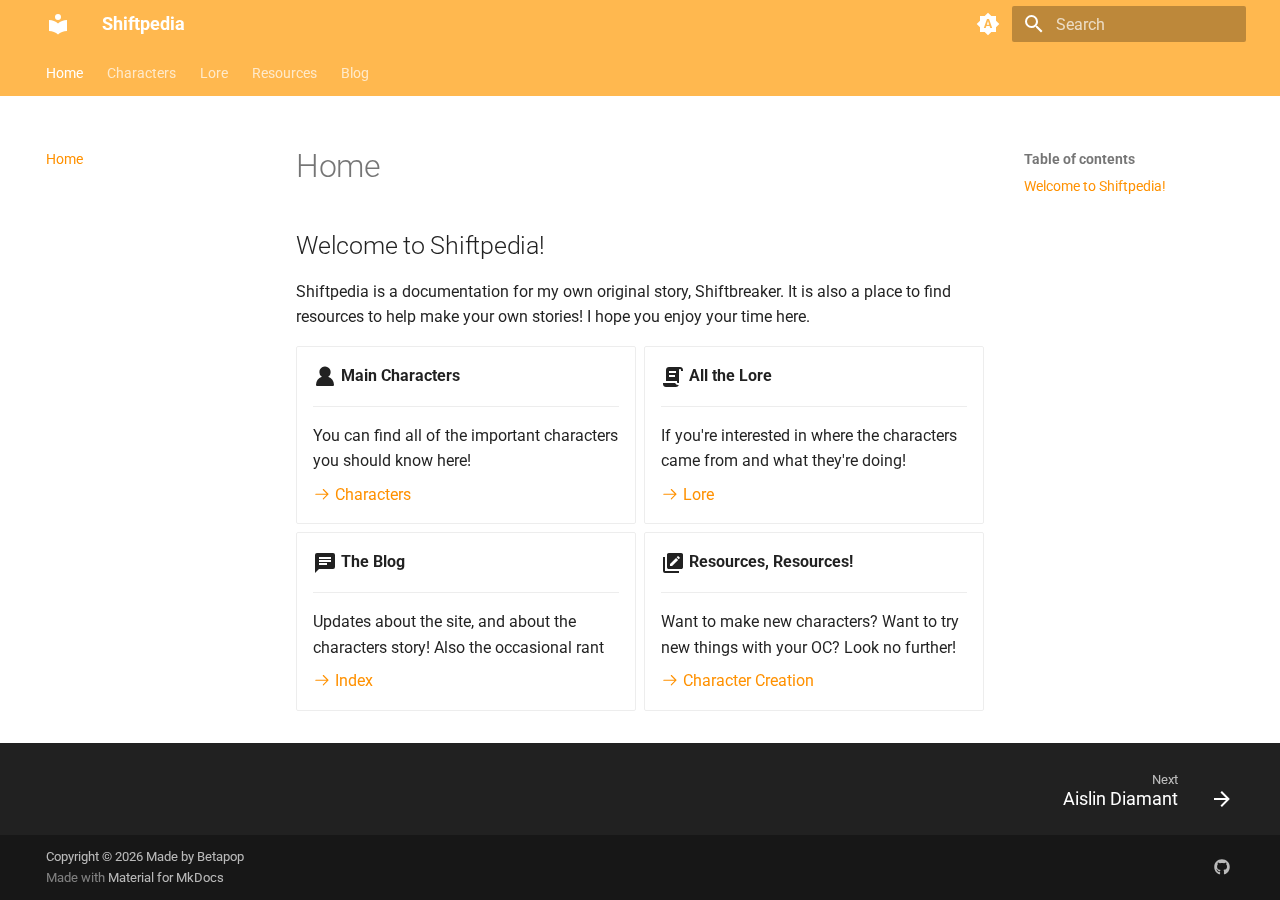
<file: index.html>
<!doctype html>
<html lang="en" class="no-js">
  <head>
    
      <meta charset="utf-8">
      <meta name="viewport" content="width=device-width,initial-scale=1">
      
      
      
        <link rel="canonical" href="https://betapop.github.io/shiftpedia/">
      
      
      
        <link rel="next" href="Characters/aislin-diamant/">
      
      
        
      
      
      <link rel="icon" href="assets/images/favicon.png">
      <meta name="generator" content="mkdocs-1.6.1, mkdocs-material-9.7.1">
    
    
      
        <title>Shiftpedia</title>
      
    
    
      <link rel="stylesheet" href="assets/stylesheets/main.484c7ddc.min.css">
      
        
        <link rel="stylesheet" href="assets/stylesheets/palette.ab4e12ef.min.css">
      
      


    
    
      
    
    
      
        
        
        <link rel="preconnect" href="https://fonts.gstatic.com" crossorigin>
        <link rel="stylesheet" href="https://fonts.googleapis.com/css?family=Roboto:300,300i,400,400i,700,700i%7CRoboto+Mono:400,400i,700,700i&display=fallback">
        <style>:root{--md-text-font:"Roboto";--md-code-font:"Roboto Mono"}</style>
      
    
    
      <link rel="stylesheet" href="stylesheets/extra.css">
    
    <script>__md_scope=new URL(".",location),__md_hash=e=>[...e].reduce(((e,_)=>(e<<5)-e+_.charCodeAt(0)),0),__md_get=(e,_=localStorage,t=__md_scope)=>JSON.parse(_.getItem(t.pathname+"."+e)),__md_set=(e,_,t=localStorage,a=__md_scope)=>{try{t.setItem(a.pathname+"."+e,JSON.stringify(_))}catch(e){}}</script>
    
      

    
    
  </head>
  
  
    
    
      
    
    
    
    
    <body dir="ltr" data-md-color-scheme="default" data-md-color-primary="custom" data-md-color-accent="orange">
  
    
    <input class="md-toggle" data-md-toggle="drawer" type="checkbox" id="__drawer" autocomplete="off">
    <input class="md-toggle" data-md-toggle="search" type="checkbox" id="__search" autocomplete="off">
    <label class="md-overlay" for="__drawer"></label>
    <div data-md-component="skip">
      
        
        <a href="#welcome-to-shiftpedia" class="md-skip">
          Skip to content
        </a>
      
    </div>
    <div data-md-component="announce">
      
    </div>
    
    
      

<header class="md-header" data-md-component="header">
  <nav class="md-header__inner md-grid" aria-label="Header">
    <a href="." title="Shiftpedia" class="md-header__button md-logo" aria-label="Shiftpedia" data-md-component="logo">
      
  
  <svg xmlns="http://www.w3.org/2000/svg" viewBox="0 0 24 24"><path d="M12 8a3 3 0 0 0 3-3 3 3 0 0 0-3-3 3 3 0 0 0-3 3 3 3 0 0 0 3 3m0 3.54C9.64 9.35 6.5 8 3 8v11c3.5 0 6.64 1.35 9 3.54 2.36-2.19 5.5-3.54 9-3.54V8c-3.5 0-6.64 1.35-9 3.54"/></svg>

    </a>
    <label class="md-header__button md-icon" for="__drawer">
      
      <svg xmlns="http://www.w3.org/2000/svg" viewBox="0 0 24 24"><path d="M3 6h18v2H3zm0 5h18v2H3zm0 5h18v2H3z"/></svg>
    </label>
    <div class="md-header__title" data-md-component="header-title">
      <div class="md-header__ellipsis">
        <div class="md-header__topic">
          <span class="md-ellipsis">
            Shiftpedia
          </span>
        </div>
        <div class="md-header__topic" data-md-component="header-topic">
          <span class="md-ellipsis">
            
              Home
            
          </span>
        </div>
      </div>
    </div>
    
      
        <form class="md-header__option" data-md-component="palette">
  
    
    
    
    <input class="md-option" data-md-color-media="(prefers-color-scheme)" data-md-color-scheme="default" data-md-color-primary="custom" data-md-color-accent="orange"  aria-label="Switch to light mode"  type="radio" name="__palette" id="__palette_0">
    
      <label class="md-header__button md-icon" title="Switch to light mode" for="__palette_1" hidden>
        <svg xmlns="http://www.w3.org/2000/svg" viewBox="0 0 24 24"><path d="m14.3 16-.7-2h-3.2l-.7 2H7.8L11 7h2l3.2 9zM20 8.69V4h-4.69L12 .69 8.69 4H4v4.69L.69 12 4 15.31V20h4.69L12 23.31 15.31 20H20v-4.69L23.31 12zm-9.15 3.96h2.3L12 9z"/></svg>
      </label>
    
  
    
    
    
    <input class="md-option" data-md-color-media="(prefers-color-scheme: light)" data-md-color-scheme="default" data-md-color-primary="custom" data-md-color-accent="orange"  aria-label="Switch to dark mode"  type="radio" name="__palette" id="__palette_1">
    
      <label class="md-header__button md-icon" title="Switch to dark mode" for="__palette_2" hidden>
        <svg xmlns="http://www.w3.org/2000/svg" viewBox="0 0 24 24"><path d="M12 7a5 5 0 0 1 5 5 5 5 0 0 1-5 5 5 5 0 0 1-5-5 5 5 0 0 1 5-5m0 2a3 3 0 0 0-3 3 3 3 0 0 0 3 3 3 3 0 0 0 3-3 3 3 0 0 0-3-3m0-7 2.39 3.42C13.65 5.15 12.84 5 12 5s-1.65.15-2.39.42zM3.34 7l4.16-.35A7.2 7.2 0 0 0 5.94 8.5c-.44.74-.69 1.5-.83 2.29zm.02 10 1.76-3.77a7.131 7.131 0 0 0 2.38 4.14zM20.65 7l-1.77 3.79a7.02 7.02 0 0 0-2.38-4.15zm-.01 10-4.14.36c.59-.51 1.12-1.14 1.54-1.86.42-.73.69-1.5.83-2.29zM12 22l-2.41-3.44c.74.27 1.55.44 2.41.44.82 0 1.63-.17 2.37-.44z"/></svg>
      </label>
    
  
    
    
    
    <input class="md-option" data-md-color-media="(prefers-color-scheme: dark)" data-md-color-scheme="slate" data-md-color-primary="custom" data-md-color-accent="indigo"  aria-label="Switch to system preference"  type="radio" name="__palette" id="__palette_2">
    
      <label class="md-header__button md-icon" title="Switch to system preference" for="__palette_0" hidden>
        <svg xmlns="http://www.w3.org/2000/svg" viewBox="0 0 24 24"><path d="m17.75 4.09-2.53 1.94.91 3.06-2.63-1.81-2.63 1.81.91-3.06-2.53-1.94L12.44 4l1.06-3 1.06 3zm3.5 6.91-1.64 1.25.59 1.98-1.7-1.17-1.7 1.17.59-1.98L15.75 11l2.06-.05L18.5 9l.69 1.95zm-2.28 4.95c.83-.08 1.72 1.1 1.19 1.85-.32.45-.66.87-1.08 1.27C15.17 23 8.84 23 4.94 19.07c-3.91-3.9-3.91-10.24 0-14.14.4-.4.82-.76 1.27-1.08.75-.53 1.93.36 1.85 1.19-.27 2.86.69 5.83 2.89 8.02a9.96 9.96 0 0 0 8.02 2.89m-1.64 2.02a12.08 12.08 0 0 1-7.8-3.47c-2.17-2.19-3.33-5-3.49-7.82-2.81 3.14-2.7 7.96.31 10.98 3.02 3.01 7.84 3.12 10.98.31"/></svg>
      </label>
    
  
</form>
      
    
    
      <script>var palette=__md_get("__palette");if(palette&&palette.color){if("(prefers-color-scheme)"===palette.color.media){var media=matchMedia("(prefers-color-scheme: light)"),input=document.querySelector(media.matches?"[data-md-color-media='(prefers-color-scheme: light)']":"[data-md-color-media='(prefers-color-scheme: dark)']");palette.color.media=input.getAttribute("data-md-color-media"),palette.color.scheme=input.getAttribute("data-md-color-scheme"),palette.color.primary=input.getAttribute("data-md-color-primary"),palette.color.accent=input.getAttribute("data-md-color-accent")}for(var[key,value]of Object.entries(palette.color))document.body.setAttribute("data-md-color-"+key,value)}</script>
    
    
    
      
      
        <label class="md-header__button md-icon" for="__search">
          
          <svg xmlns="http://www.w3.org/2000/svg" viewBox="0 0 24 24"><path d="M9.5 3A6.5 6.5 0 0 1 16 9.5c0 1.61-.59 3.09-1.56 4.23l.27.27h.79l5 5-1.5 1.5-5-5v-.79l-.27-.27A6.52 6.52 0 0 1 9.5 16 6.5 6.5 0 0 1 3 9.5 6.5 6.5 0 0 1 9.5 3m0 2C7 5 5 7 5 9.5S7 14 9.5 14 14 12 14 9.5 12 5 9.5 5"/></svg>
        </label>
        <div class="md-search" data-md-component="search" role="dialog">
  <label class="md-search__overlay" for="__search"></label>
  <div class="md-search__inner" role="search">
    <form class="md-search__form" name="search">
      <input type="text" class="md-search__input" name="query" aria-label="Search" placeholder="Search" autocapitalize="off" autocorrect="off" autocomplete="off" spellcheck="false" data-md-component="search-query" required>
      <label class="md-search__icon md-icon" for="__search">
        
        <svg xmlns="http://www.w3.org/2000/svg" viewBox="0 0 24 24"><path d="M9.5 3A6.5 6.5 0 0 1 16 9.5c0 1.61-.59 3.09-1.56 4.23l.27.27h.79l5 5-1.5 1.5-5-5v-.79l-.27-.27A6.52 6.52 0 0 1 9.5 16 6.5 6.5 0 0 1 3 9.5 6.5 6.5 0 0 1 9.5 3m0 2C7 5 5 7 5 9.5S7 14 9.5 14 14 12 14 9.5 12 5 9.5 5"/></svg>
        
        <svg xmlns="http://www.w3.org/2000/svg" viewBox="0 0 24 24"><path d="M20 11v2H8l5.5 5.5-1.42 1.42L4.16 12l7.92-7.92L13.5 5.5 8 11z"/></svg>
      </label>
      <nav class="md-search__options" aria-label="Search">
        
        <button type="reset" class="md-search__icon md-icon" title="Clear" aria-label="Clear" tabindex="-1">
          
          <svg xmlns="http://www.w3.org/2000/svg" viewBox="0 0 24 24"><path d="M19 6.41 17.59 5 12 10.59 6.41 5 5 6.41 10.59 12 5 17.59 6.41 19 12 13.41 17.59 19 19 17.59 13.41 12z"/></svg>
        </button>
      </nav>
      
    </form>
    <div class="md-search__output">
      <div class="md-search__scrollwrap" tabindex="0" data-md-scrollfix>
        <div class="md-search-result" data-md-component="search-result">
          <div class="md-search-result__meta">
            Initializing search
          </div>
          <ol class="md-search-result__list" role="presentation"></ol>
        </div>
      </div>
    </div>
  </div>
</div>
      
    
    
  </nav>
  
</header>
    
    <div class="md-container" data-md-component="container">
      
      
        
          
            
<nav class="md-tabs" aria-label="Tabs" data-md-component="tabs">
  <div class="md-grid">
    <ul class="md-tabs__list">
      
        
  
  
  
    
  
  
    <li class="md-tabs__item md-tabs__item--active">
      <a href="." class="md-tabs__link">
        
  
  
    
  
  Home

      </a>
    </li>
  

      
        
  
  
  
  
    
    
      <li class="md-tabs__item">
        <a href="Characters/aislin-diamant/" class="md-tabs__link">
          
  
  
  Characters

        </a>
      </li>
    
  

      
        
  
  
  
  
    
    
      <li class="md-tabs__item">
        <a href="Lore/lore/" class="md-tabs__link">
          
  
  
  Lore

        </a>
      </li>
    
  

      
        
  
  
  
  
    
    
      <li class="md-tabs__item">
        <a href="Resources/Character-creation/" class="md-tabs__link">
          
  
  
  Resources

        </a>
      </li>
    
  

      
        
  
  
  
  
    
    
      <li class="md-tabs__item">
        <a href="blog/" class="md-tabs__link">
          
  
  
  Blog

        </a>
      </li>
    
  

      
    </ul>
  </div>
</nav>
          
        
      
      <main class="md-main" data-md-component="main">
        <div class="md-main__inner md-grid">
          
            
              
              <div class="md-sidebar md-sidebar--primary" data-md-component="sidebar" data-md-type="navigation" >
                <div class="md-sidebar__scrollwrap">
                  <div class="md-sidebar__inner">
                    


  


<nav class="md-nav md-nav--primary md-nav--lifted" aria-label="Navigation" data-md-level="0">
  <label class="md-nav__title" for="__drawer">
    <a href="." title="Shiftpedia" class="md-nav__button md-logo" aria-label="Shiftpedia" data-md-component="logo">
      
  
  <svg xmlns="http://www.w3.org/2000/svg" viewBox="0 0 24 24"><path d="M12 8a3 3 0 0 0 3-3 3 3 0 0 0-3-3 3 3 0 0 0-3 3 3 3 0 0 0 3 3m0 3.54C9.64 9.35 6.5 8 3 8v11c3.5 0 6.64 1.35 9 3.54 2.36-2.19 5.5-3.54 9-3.54V8c-3.5 0-6.64 1.35-9 3.54"/></svg>

    </a>
    Shiftpedia
  </label>
  
  <ul class="md-nav__list" data-md-scrollfix>
    
      
      
  
  
    
  
  
  
    <li class="md-nav__item md-nav__item--active">
      
      <input class="md-nav__toggle md-toggle" type="checkbox" id="__toc">
      
      
      
        <label class="md-nav__link md-nav__link--active" for="__toc">
          
  
  
  <span class="md-ellipsis">
    
  
    Home
  

    
  </span>
  
  

          <span class="md-nav__icon md-icon"></span>
        </label>
      
      <a href="." class="md-nav__link md-nav__link--active">
        
  
  
  <span class="md-ellipsis">
    
  
    Home
  

    
  </span>
  
  

      </a>
      
        

<nav class="md-nav md-nav--secondary" aria-label="Table of contents">
  
  
  
  
    <label class="md-nav__title" for="__toc">
      <span class="md-nav__icon md-icon"></span>
      Table of contents
    </label>
    <ul class="md-nav__list" data-md-component="toc" data-md-scrollfix>
      
        <li class="md-nav__item">
  <a href="#welcome-to-shiftpedia" class="md-nav__link">
    <span class="md-ellipsis">
      
        Welcome to Shiftpedia!
      
    </span>
  </a>
  
</li>
      
    </ul>
  
</nav>
      
    </li>
  

    
      
      
  
  
  
  
    
    
    
    
      
      
    
    
    <li class="md-nav__item md-nav__item--nested">
      
        
        
        <input class="md-nav__toggle md-toggle " type="checkbox" id="__nav_2" >
        
          
          <label class="md-nav__link" for="__nav_2" id="__nav_2_label" tabindex="0">
            
  
  
  <span class="md-ellipsis">
    
  
    Characters
  

    
  </span>
  
  

            <span class="md-nav__icon md-icon"></span>
          </label>
        
        <nav class="md-nav" data-md-level="1" aria-labelledby="__nav_2_label" aria-expanded="false">
          <label class="md-nav__title" for="__nav_2">
            <span class="md-nav__icon md-icon"></span>
            
  
    Characters
  

          </label>
          <ul class="md-nav__list" data-md-scrollfix>
            
              
                
  
  
  
  
    <li class="md-nav__item">
      <a href="Characters/aislin-diamant/" class="md-nav__link">
        
  
  
  <span class="md-ellipsis">
    
  
    Aislin Diamant
  

    
  </span>
  
  

      </a>
    </li>
  

              
            
              
                
  
  
  
  
    <li class="md-nav__item">
      <a href="Characters/ember-kreutz/" class="md-nav__link">
        
  
  
  <span class="md-ellipsis">
    
  
    Ember Kreutz
  

    
  </span>
  
  

      </a>
    </li>
  

              
            
              
                
  
  
  
  
    
    
    
    
      
      
    
    
    <li class="md-nav__item md-nav__item--nested">
      
        
        
        <input class="md-nav__toggle md-toggle " type="checkbox" id="__nav_2_3" >
        
          
          <label class="md-nav__link" for="__nav_2_3" id="__nav_2_3_label" tabindex="0">
            
  
  
  <span class="md-ellipsis">
    
  
    AU's
  

    
  </span>
  
  

            <span class="md-nav__icon md-icon"></span>
          </label>
        
        <nav class="md-nav" data-md-level="2" aria-labelledby="__nav_2_3_label" aria-expanded="false">
          <label class="md-nav__title" for="__nav_2_3">
            <span class="md-nav__icon md-icon"></span>
            
  
    AU's
  

          </label>
          <ul class="md-nav__list" data-md-scrollfix>
            
              
                
  
  
  
  
    <li class="md-nav__item">
      <a href="Characters/AU%27s/aislin/" class="md-nav__link">
        
  
  
  <span class="md-ellipsis">
    
  
    Aislin
  

    
  </span>
  
  

      </a>
    </li>
  

              
            
          </ul>
        </nav>
      
    </li>
  

              
            
              
                
  
  
  
  
    
    
    
    
      
      
    
    
    <li class="md-nav__item md-nav__item--nested">
      
        
        
        <input class="md-nav__toggle md-toggle " type="checkbox" id="__nav_2_4" >
        
          
          <label class="md-nav__link" for="__nav_2_4" id="__nav_2_4_label" tabindex="0">
            
  
  
  <span class="md-ellipsis">
    
  
    Gallery
  

    
  </span>
  
  

            <span class="md-nav__icon md-icon"></span>
          </label>
        
        <nav class="md-nav" data-md-level="2" aria-labelledby="__nav_2_4_label" aria-expanded="false">
          <label class="md-nav__title" for="__nav_2_4">
            <span class="md-nav__icon md-icon"></span>
            
  
    Gallery
  

          </label>
          <ul class="md-nav__list" data-md-scrollfix>
            
              
                
  
  
  
  
    <li class="md-nav__item">
      <a href="Characters/Gallery/aislin-gallery/" class="md-nav__link">
        
  
  
  <span class="md-ellipsis">
    
  
    Aislin gallery
  

    
  </span>
  
  

      </a>
    </li>
  

              
            
          </ul>
        </nav>
      
    </li>
  

              
            
          </ul>
        </nav>
      
    </li>
  

    
      
      
  
  
  
  
    
    
    
    
      
      
    
    
    <li class="md-nav__item md-nav__item--nested">
      
        
        
        <input class="md-nav__toggle md-toggle " type="checkbox" id="__nav_3" >
        
          
          <label class="md-nav__link" for="__nav_3" id="__nav_3_label" tabindex="0">
            
  
  
  <span class="md-ellipsis">
    
  
    Lore
  

    
  </span>
  
  

            <span class="md-nav__icon md-icon"></span>
          </label>
        
        <nav class="md-nav" data-md-level="1" aria-labelledby="__nav_3_label" aria-expanded="false">
          <label class="md-nav__title" for="__nav_3">
            <span class="md-nav__icon md-icon"></span>
            
  
    Lore
  

          </label>
          <ul class="md-nav__list" data-md-scrollfix>
            
              
                
  
  
  
  
    <li class="md-nav__item">
      <a href="Lore/lore/" class="md-nav__link">
        
  
  
  <span class="md-ellipsis">
    
  
    Page 2
  

    
  </span>
  
  

      </a>
    </li>
  

              
            
          </ul>
        </nav>
      
    </li>
  

    
      
      
  
  
  
  
    
    
    
    
      
      
    
    
    <li class="md-nav__item md-nav__item--nested">
      
        
        
        <input class="md-nav__toggle md-toggle " type="checkbox" id="__nav_4" >
        
          
          <label class="md-nav__link" for="__nav_4" id="__nav_4_label" tabindex="0">
            
  
  
  <span class="md-ellipsis">
    
  
    Resources
  

    
  </span>
  
  

            <span class="md-nav__icon md-icon"></span>
          </label>
        
        <nav class="md-nav" data-md-level="1" aria-labelledby="__nav_4_label" aria-expanded="false">
          <label class="md-nav__title" for="__nav_4">
            <span class="md-nav__icon md-icon"></span>
            
  
    Resources
  

          </label>
          <ul class="md-nav__list" data-md-scrollfix>
            
              
                
  
  
  
  
    <li class="md-nav__item">
      <a href="Resources/Character-creation/" class="md-nav__link">
        
  
  
  <span class="md-ellipsis">
    
  
    Character creation
  

    
  </span>
  
  

      </a>
    </li>
  

              
            
              
                
  
  
  
  
    <li class="md-nav__item">
      <a href="Resources/Character-ideas/" class="md-nav__link">
        
  
  
  <span class="md-ellipsis">
    
  
    Character ideas
  

    
  </span>
  
  

      </a>
    </li>
  

              
            
              
                
  
  
  
  
    <li class="md-nav__item">
      <a href="Resources/Shopping/" class="md-nav__link">
        
  
  
  <span class="md-ellipsis">
    
  
    Shopping
  

    
  </span>
  
  

      </a>
    </li>
  

              
            
          </ul>
        </nav>
      
    </li>
  

    
      
      
  
  
  
  
    
    
    
    
      
      
    
    
    <li class="md-nav__item md-nav__item--nested">
      
        
        
        <input class="md-nav__toggle md-toggle " type="checkbox" id="__nav_5" >
        
          
          <label class="md-nav__link" for="__nav_5" id="__nav_5_label" tabindex="0">
            
  
  
  <span class="md-ellipsis">
    
  
    Blog
  

    
  </span>
  
  

            <span class="md-nav__icon md-icon"></span>
          </label>
        
        <nav class="md-nav" data-md-level="1" aria-labelledby="__nav_5_label" aria-expanded="false">
          <label class="md-nav__title" for="__nav_5">
            <span class="md-nav__icon md-icon"></span>
            
  
    Blog
  

          </label>
          <ul class="md-nav__list" data-md-scrollfix>
            
              
                
  
  
  
    
  
  
    <li class="md-nav__item">
      <a href="blog/" class="md-nav__link">
        
  
  
  <span class="md-ellipsis">
    
  
    Index
  

    
  </span>
  
  

      </a>
    </li>
  

              
            
              
                
  
  
  
  
    
    
    
    
      
      
    
    
    <li class="md-nav__item md-nav__item--nested">
      
        
        
        <input class="md-nav__toggle md-toggle " type="checkbox" id="__nav_5_2" >
        
          
          <label class="md-nav__link" for="__nav_5_2" id="__nav_5_2_label" tabindex="0">
            
  
  
  <span class="md-ellipsis">
    
  
    Archive
  

    
  </span>
  
  

            <span class="md-nav__icon md-icon"></span>
          </label>
        
        <nav class="md-nav" data-md-level="2" aria-labelledby="__nav_5_2_label" aria-expanded="false">
          <label class="md-nav__title" for="__nav_5_2">
            <span class="md-nav__icon md-icon"></span>
            
  
    Archive
  

          </label>
          <ul class="md-nav__list" data-md-scrollfix>
            
              
                
  
  
  
    
  
  
    <li class="md-nav__item">
      <a href="blog/archive/2026/" class="md-nav__link">
        
  
  
  <span class="md-ellipsis">
    
  
    2026
  

    
  </span>
  
  

      </a>
    </li>
  

              
            
          </ul>
        </nav>
      
    </li>
  

              
            
              
                
  
  
  
  
    
    
    
    
      
      
    
    
    <li class="md-nav__item md-nav__item--nested">
      
        
        
        <input class="md-nav__toggle md-toggle " type="checkbox" id="__nav_5_3" >
        
          
          <label class="md-nav__link" for="__nav_5_3" id="__nav_5_3_label" tabindex="0">
            
  
  
  <span class="md-ellipsis">
    
  
    Categories
  

    
  </span>
  
  

            <span class="md-nav__icon md-icon"></span>
          </label>
        
        <nav class="md-nav" data-md-level="2" aria-labelledby="__nav_5_3_label" aria-expanded="false">
          <label class="md-nav__title" for="__nav_5_3">
            <span class="md-nav__icon md-icon"></span>
            
  
    Categories
  

          </label>
          <ul class="md-nav__list" data-md-scrollfix>
            
              
                
  
  
  
    
  
  
    <li class="md-nav__item">
      <a href="blog/category/announcements/" class="md-nav__link">
        
  
  
  <span class="md-ellipsis">
    
  
    Announcements
  

    
  </span>
  
  

      </a>
    </li>
  

              
            
          </ul>
        </nav>
      
    </li>
  

              
            
          </ul>
        </nav>
      
    </li>
  

    
  </ul>
</nav>
                  </div>
                </div>
              </div>
            
            
              
              <div class="md-sidebar md-sidebar--secondary" data-md-component="sidebar" data-md-type="toc" >
                <div class="md-sidebar__scrollwrap">
                  <div class="md-sidebar__inner">
                    

<nav class="md-nav md-nav--secondary" aria-label="Table of contents">
  
  
  
  
    <label class="md-nav__title" for="__toc">
      <span class="md-nav__icon md-icon"></span>
      Table of contents
    </label>
    <ul class="md-nav__list" data-md-component="toc" data-md-scrollfix>
      
        <li class="md-nav__item">
  <a href="#welcome-to-shiftpedia" class="md-nav__link">
    <span class="md-ellipsis">
      
        Welcome to Shiftpedia!
      
    </span>
  </a>
  
</li>
      
    </ul>
  
</nav>
                  </div>
                </div>
              </div>
            
          
          
            <div class="md-content" data-md-component="content">
              
                



  


              
              <article class="md-content__inner md-typeset">
                
                  



  <h1>Home</h1>

<h2 id="welcome-to-shiftpedia">Welcome to Shiftpedia!</h2>
<p>Shiftpedia is a documentation for my own original story, Shiftbreaker. It is also a place to find resources to help make your own stories! I hope you enjoy your time here.</p>
<div class="grid cards">
<ul>
<li>
<p><span class="twemoji lg middle"><svg xmlns="http://www.w3.org/2000/svg" viewBox="0 0 16 16"><path d="M4.243 4.757a3.757 3.757 0 1 1 5.851 3.119 6.01 6.01 0 0 1 3.9 5.339.75.75 0 0 1-.715.784H2.721a.75.75 0 0 1-.714-.784 6.01 6.01 0 0 1 3.9-5.34 3.75 3.75 0 0 1-1.664-3.118"/></svg></span> <strong>Main Characters</strong></p>
<hr />
<p>You can find all of the important characters you should know here!</p>
<p><a href="./Characters/aislin-diamant"><span class="twemoji"><svg xmlns="http://www.w3.org/2000/svg" viewBox="0 0 24 24"><path d="M13.22 19.03a.75.75 0 0 1 0-1.06L18.19 13H3.75a.75.75 0 0 1 0-1.5h14.44l-4.97-4.97a.749.749 0 0 1 .326-1.275.75.75 0 0 1 .734.215l6.25 6.25a.75.75 0 0 1 0 1.06l-6.25 6.25a.75.75 0 0 1-1.06 0"/></svg></span> Characters</a></p>
</li>
<li>
<p><span class="twemoji lg middle"><svg xmlns="http://www.w3.org/2000/svg" viewBox="0 0 24 24"><path d="M17.8 20c-.4 1.2-1.5 2-2.8 2H5c-1.7 0-3-1.3-3-3v-1h12.2c.4 1.2 1.5 2 2.8 2zM19 2c1.7 0 3 1.3 3 3v1h-2V5c0-.6-.4-1-1-1s-1 .4-1 1v13h-1c-.6 0-1-.4-1-1v-1H5V5c0-1.7 1.3-3 3-3zM8 6v2h7V6zm0 4v2h6v-2z"/></svg></span> <strong>All the Lore</strong></p>
<hr />
<p>If you're interested in where the characters came from and what they're doing!</p>
<p><a href="#"><span class="twemoji"><svg xmlns="http://www.w3.org/2000/svg" viewBox="0 0 24 24"><path d="M13.22 19.03a.75.75 0 0 1 0-1.06L18.19 13H3.75a.75.75 0 0 1 0-1.5h14.44l-4.97-4.97a.749.749 0 0 1 .326-1.275.75.75 0 0 1 .734.215l6.25 6.25a.75.75 0 0 1 0 1.06l-6.25 6.25a.75.75 0 0 1-1.06 0"/></svg></span> Lore</a></p>
</li>
<li>
<p><span class="twemoji lg middle"><svg xmlns="http://www.w3.org/2000/svg" viewBox="0 0 24 24"><path d="M20 2H4a2 2 0 0 0-2 2v18l4-4h14a2 2 0 0 0 2-2V4a2 2 0 0 0-2-2M6 9h12v2H6m8 3H6v-2h8m4-4H6V6h12"/></svg></span> <strong>The Blog</strong></p>
<hr />
<p>Updates about the site, and about the characters story! Also the occasional rant</p>
<p><a href="./blog/"><span class="twemoji"><svg xmlns="http://www.w3.org/2000/svg" viewBox="0 0 24 24"><path d="M13.22 19.03a.75.75 0 0 1 0-1.06L18.19 13H3.75a.75.75 0 0 1 0-1.5h14.44l-4.97-4.97a.749.749 0 0 1 .326-1.275.75.75 0 0 1 .734.215l6.25 6.25a.75.75 0 0 1 0 1.06l-6.25 6.25a.75.75 0 0 1-1.06 0"/></svg></span> Index</a></p>
</li>
<li>
<p><span class="twemoji lg middle"><svg xmlns="http://www.w3.org/2000/svg" viewBox="0 0 24 24"><path d="M20.22 2H7.78C6.8 2 6 2.8 6 3.78v12.44C6 17.2 6.8 18 7.78 18h12.44c.98 0 1.78-.79 1.78-1.78V3.78C22 2.8 21.2 2 20.22 2m-9.16 13H9v-2.06l6.06-6.06 2.06 2.06zm7.64-7.65-1 1-2.05-2.05 1-1c.21-.22.56-.22.77 0l1.28 1.28c.22.21.22.56 0 .77M4 6H2v14a2 2 0 0 0 2 2h14v-2H4z"/></svg></span> <strong>Resources, Resources!</strong></p>
<hr />
<p>Want to make new characters? Want to try new things with your OC? Look no further!</p>
<p><a href="./Resources/Character-creation/"><span class="twemoji"><svg xmlns="http://www.w3.org/2000/svg" viewBox="0 0 24 24"><path d="M13.22 19.03a.75.75 0 0 1 0-1.06L18.19 13H3.75a.75.75 0 0 1 0-1.5h14.44l-4.97-4.97a.749.749 0 0 1 .326-1.275.75.75 0 0 1 .734.215l6.25 6.25a.75.75 0 0 1 0 1.06l-6.25 6.25a.75.75 0 0 1-1.06 0"/></svg></span> Character Creation</a></p>
</li>
</ul>
</div>












                
              </article>
            </div>
          
          
  <script>var tabs=__md_get("__tabs");if(Array.isArray(tabs))e:for(var set of document.querySelectorAll(".tabbed-set")){var labels=set.querySelector(".tabbed-labels");for(var tab of tabs)for(var label of labels.getElementsByTagName("label"))if(label.innerText.trim()===tab){var input=document.getElementById(label.htmlFor);input.checked=!0;continue e}}</script>

<script>var target=document.getElementById(location.hash.slice(1));target&&target.name&&(target.checked=target.name.startsWith("__tabbed_"))</script>
        </div>
        
      </main>
      
        <footer class="md-footer">
  
    
      
      <nav class="md-footer__inner md-grid" aria-label="Footer" >
        
        
          
          <a href="Characters/aislin-diamant/" class="md-footer__link md-footer__link--next" aria-label="Next: Aislin Diamant">
            <div class="md-footer__title">
              <span class="md-footer__direction">
                Next
              </span>
              <div class="md-ellipsis">
                Aislin Diamant
              </div>
            </div>
            <div class="md-footer__button md-icon">
              
              <svg xmlns="http://www.w3.org/2000/svg" viewBox="0 0 24 24"><path d="M4 11v2h12l-5.5 5.5 1.42 1.42L19.84 12l-7.92-7.92L10.5 5.5 16 11z"/></svg>
            </div>
          </a>
        
      </nav>
    
  
  <div class="md-footer-meta md-typeset">
    <div class="md-footer-meta__inner md-grid">
      <div class="md-copyright">
  
    <div class="md-copyright__highlight">
      Copyright &copy; 2026 Made by Betapop
    </div>
  
  
    Made with
    <a href="https://squidfunk.github.io/mkdocs-material/" target="_blank" rel="noopener">
      Material for MkDocs
    </a>
  
</div>
      
        
<div class="md-social">
  
    
    
    
    
      
      
    
    <a href="https://github.com/betapop/shiftpedia" target="_blank" rel="noopener" title="github.com" class="md-social__link">
      <svg xmlns="http://www.w3.org/2000/svg" viewBox="0 0 512 512"><!--! Font Awesome Free 7.1.0 by @fontawesome - https://fontawesome.com License - https://fontawesome.com/license/free (Icons: CC BY 4.0, Fonts: SIL OFL 1.1, Code: MIT License) Copyright 2025 Fonticons, Inc.--><path d="M173.9 397.4c0 2-2.3 3.6-5.2 3.6-3.3.3-5.6-1.3-5.6-3.6 0-2 2.3-3.6 5.2-3.6 3-.3 5.6 1.3 5.6 3.6m-31.1-4.5c-.7 2 1.3 4.3 4.3 4.9 2.6 1 5.6 0 6.2-2s-1.3-4.3-4.3-5.2c-2.6-.7-5.5.3-6.2 2.3m44.2-1.7c-2.9.7-4.9 2.6-4.6 4.9.3 2 2.9 3.3 5.9 2.6 2.9-.7 4.9-2.6 4.6-4.6-.3-1.9-3-3.2-5.9-2.9M252.8 8C114.1 8 8 113.3 8 252c0 110.9 69.8 205.8 169.5 239.2 12.8 2.3 17.3-5.6 17.3-12.1 0-6.2-.3-40.4-.3-61.4 0 0-70 15-84.7-29.8 0 0-11.4-29.1-27.8-36.6 0 0-22.9-15.7 1.6-15.4 0 0 24.9 2 38.6 25.8 21.9 38.6 58.6 27.5 72.9 20.9 2.3-16 8.8-27.1 16-33.7-55.9-6.2-112.3-14.3-112.3-110.5 0-27.5 7.6-41.3 23.6-58.9-2.6-6.5-11.1-33.3 2.6-67.9 20.9-6.5 69 27 69 27 20-5.6 41.5-8.5 62.8-8.5s42.8 2.9 62.8 8.5c0 0 48.1-33.6 69-27 13.7 34.7 5.2 61.4 2.6 67.9 16 17.7 25.8 31.5 25.8 58.9 0 96.5-58.9 104.2-114.8 110.5 9.2 7.9 17 22.9 17 46.4 0 33.7-.3 75.4-.3 83.6 0 6.5 4.6 14.4 17.3 12.1C436.2 457.8 504 362.9 504 252 504 113.3 391.5 8 252.8 8M105.2 352.9c-1.3 1-1 3.3.7 5.2 1.6 1.6 3.9 2.3 5.2 1 1.3-1 1-3.3-.7-5.2-1.6-1.6-3.9-2.3-5.2-1m-10.8-8.1c-.7 1.3.3 2.9 2.3 3.9 1.6 1 3.6.7 4.3-.7.7-1.3-.3-2.9-2.3-3.9-2-.6-3.6-.3-4.3.7m32.4 35.6c-1.6 1.3-1 4.3 1.3 6.2 2.3 2.3 5.2 2.6 6.5 1 1.3-1.3.7-4.3-1.3-6.2-2.2-2.3-5.2-2.6-6.5-1m-11.4-14.7c-1.6 1-1.6 3.6 0 5.9s4.3 3.3 5.6 2.3c1.6-1.3 1.6-3.9 0-6.2-1.4-2.3-4-3.3-5.6-2"/></svg>
    </a>
  
</div>
      
    </div>
  </div>
</footer>
      
    </div>
    <div class="md-dialog" data-md-component="dialog">
      <div class="md-dialog__inner md-typeset"></div>
    </div>
    
    
    
      
      
      <script id="__config" type="application/json">{"annotate": null, "base": ".", "features": ["navigation.instant", "navigation.tabs", "navigation.footer", "content.tooltips", "navigation.path", "content.tabs.link"], "search": "assets/javascripts/workers/search.2c215733.min.js", "tags": null, "translations": {"clipboard.copied": "Copied to clipboard", "clipboard.copy": "Copy to clipboard", "search.result.more.one": "1 more on this page", "search.result.more.other": "# more on this page", "search.result.none": "No matching documents", "search.result.one": "1 matching document", "search.result.other": "# matching documents", "search.result.placeholder": "Type to start searching", "search.result.term.missing": "Missing", "select.version": "Select version"}, "version": null}</script>
    
    
      <script src="assets/javascripts/bundle.79ae519e.min.js"></script>
      
    
  </body>
</html>
</file>
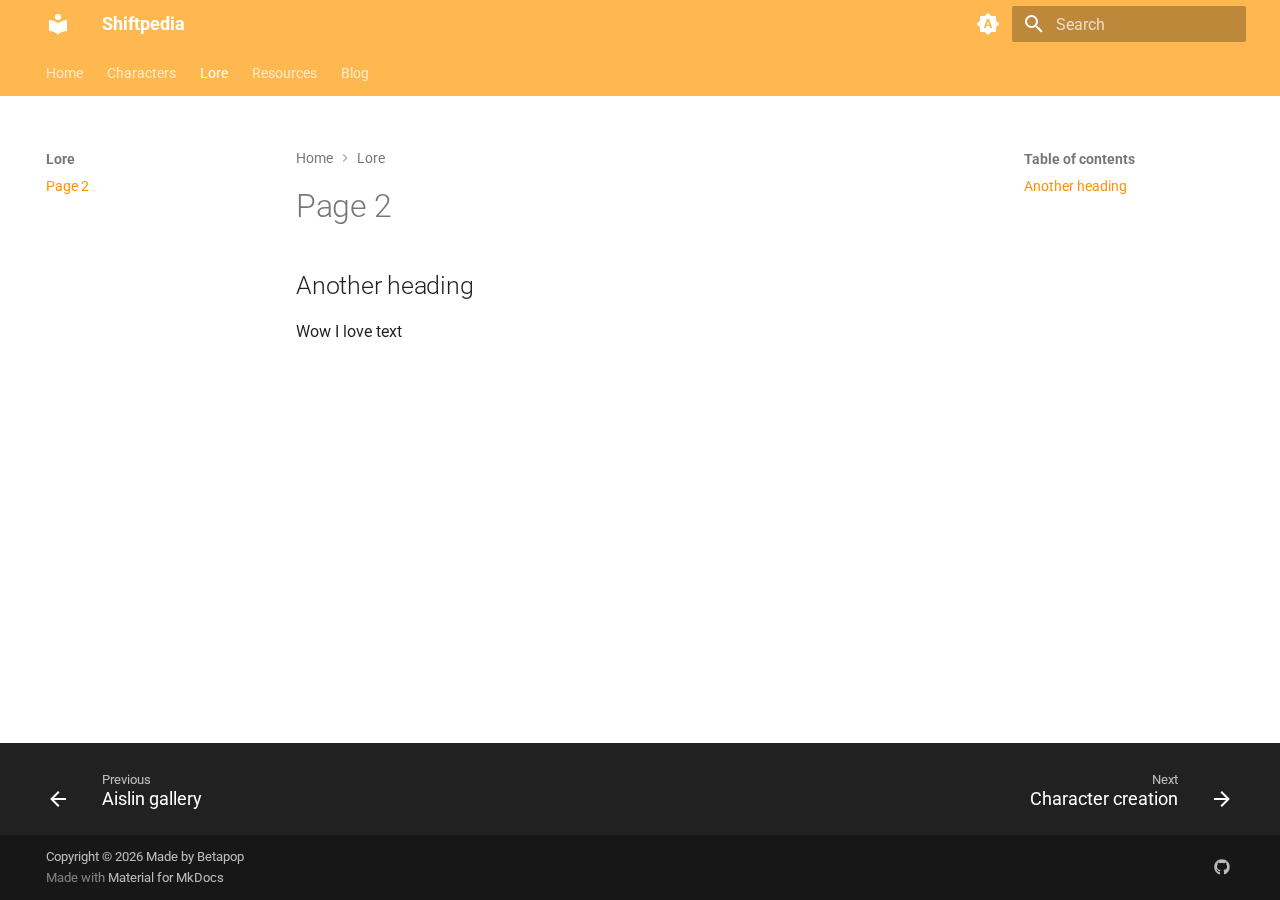
<file: Lore/lore/index.html>
<!doctype html>
<html lang="en" class="no-js">
  <head>
    
      <meta charset="utf-8">
      <meta name="viewport" content="width=device-width,initial-scale=1">
      
      
      
        <link rel="canonical" href="https://betapop.github.io/shiftpedia/Lore/lore/">
      
      
        <link rel="prev" href="../../Characters/Gallery/aislin-gallery/">
      
      
        <link rel="next" href="../../Resources/Character-creation/">
      
      
        
      
      
      <link rel="icon" href="../../assets/images/favicon.png">
      <meta name="generator" content="mkdocs-1.6.1, mkdocs-material-9.7.1">
    
    
      
        <title>Page 2 - Shiftpedia</title>
      
    
    
      <link rel="stylesheet" href="../../assets/stylesheets/main.484c7ddc.min.css">
      
        
        <link rel="stylesheet" href="../../assets/stylesheets/palette.ab4e12ef.min.css">
      
      


    
    
      
    
    
      
        
        
        <link rel="preconnect" href="https://fonts.gstatic.com" crossorigin>
        <link rel="stylesheet" href="https://fonts.googleapis.com/css?family=Roboto:300,300i,400,400i,700,700i%7CRoboto+Mono:400,400i,700,700i&display=fallback">
        <style>:root{--md-text-font:"Roboto";--md-code-font:"Roboto Mono"}</style>
      
    
    
      <link rel="stylesheet" href="../../stylesheets/extra.css">
    
    <script>__md_scope=new URL("../..",location),__md_hash=e=>[...e].reduce(((e,_)=>(e<<5)-e+_.charCodeAt(0)),0),__md_get=(e,_=localStorage,t=__md_scope)=>JSON.parse(_.getItem(t.pathname+"."+e)),__md_set=(e,_,t=localStorage,a=__md_scope)=>{try{t.setItem(a.pathname+"."+e,JSON.stringify(_))}catch(e){}}</script>
    
      

    
    
  </head>
  
  
    
    
      
    
    
    
    
    <body dir="ltr" data-md-color-scheme="default" data-md-color-primary="custom" data-md-color-accent="orange">
  
    
    <input class="md-toggle" data-md-toggle="drawer" type="checkbox" id="__drawer" autocomplete="off">
    <input class="md-toggle" data-md-toggle="search" type="checkbox" id="__search" autocomplete="off">
    <label class="md-overlay" for="__drawer"></label>
    <div data-md-component="skip">
      
        
        <a href="#page-2" class="md-skip">
          Skip to content
        </a>
      
    </div>
    <div data-md-component="announce">
      
    </div>
    
    
      

<header class="md-header" data-md-component="header">
  <nav class="md-header__inner md-grid" aria-label="Header">
    <a href="../.." title="Shiftpedia" class="md-header__button md-logo" aria-label="Shiftpedia" data-md-component="logo">
      
  
  <svg xmlns="http://www.w3.org/2000/svg" viewBox="0 0 24 24"><path d="M12 8a3 3 0 0 0 3-3 3 3 0 0 0-3-3 3 3 0 0 0-3 3 3 3 0 0 0 3 3m0 3.54C9.64 9.35 6.5 8 3 8v11c3.5 0 6.64 1.35 9 3.54 2.36-2.19 5.5-3.54 9-3.54V8c-3.5 0-6.64 1.35-9 3.54"/></svg>

    </a>
    <label class="md-header__button md-icon" for="__drawer">
      
      <svg xmlns="http://www.w3.org/2000/svg" viewBox="0 0 24 24"><path d="M3 6h18v2H3zm0 5h18v2H3zm0 5h18v2H3z"/></svg>
    </label>
    <div class="md-header__title" data-md-component="header-title">
      <div class="md-header__ellipsis">
        <div class="md-header__topic">
          <span class="md-ellipsis">
            Shiftpedia
          </span>
        </div>
        <div class="md-header__topic" data-md-component="header-topic">
          <span class="md-ellipsis">
            
              Page 2
            
          </span>
        </div>
      </div>
    </div>
    
      
        <form class="md-header__option" data-md-component="palette">
  
    
    
    
    <input class="md-option" data-md-color-media="(prefers-color-scheme)" data-md-color-scheme="default" data-md-color-primary="custom" data-md-color-accent="orange"  aria-label="Switch to light mode"  type="radio" name="__palette" id="__palette_0">
    
      <label class="md-header__button md-icon" title="Switch to light mode" for="__palette_1" hidden>
        <svg xmlns="http://www.w3.org/2000/svg" viewBox="0 0 24 24"><path d="m14.3 16-.7-2h-3.2l-.7 2H7.8L11 7h2l3.2 9zM20 8.69V4h-4.69L12 .69 8.69 4H4v4.69L.69 12 4 15.31V20h4.69L12 23.31 15.31 20H20v-4.69L23.31 12zm-9.15 3.96h2.3L12 9z"/></svg>
      </label>
    
  
    
    
    
    <input class="md-option" data-md-color-media="(prefers-color-scheme: light)" data-md-color-scheme="default" data-md-color-primary="custom" data-md-color-accent="orange"  aria-label="Switch to dark mode"  type="radio" name="__palette" id="__palette_1">
    
      <label class="md-header__button md-icon" title="Switch to dark mode" for="__palette_2" hidden>
        <svg xmlns="http://www.w3.org/2000/svg" viewBox="0 0 24 24"><path d="M12 7a5 5 0 0 1 5 5 5 5 0 0 1-5 5 5 5 0 0 1-5-5 5 5 0 0 1 5-5m0 2a3 3 0 0 0-3 3 3 3 0 0 0 3 3 3 3 0 0 0 3-3 3 3 0 0 0-3-3m0-7 2.39 3.42C13.65 5.15 12.84 5 12 5s-1.65.15-2.39.42zM3.34 7l4.16-.35A7.2 7.2 0 0 0 5.94 8.5c-.44.74-.69 1.5-.83 2.29zm.02 10 1.76-3.77a7.131 7.131 0 0 0 2.38 4.14zM20.65 7l-1.77 3.79a7.02 7.02 0 0 0-2.38-4.15zm-.01 10-4.14.36c.59-.51 1.12-1.14 1.54-1.86.42-.73.69-1.5.83-2.29zM12 22l-2.41-3.44c.74.27 1.55.44 2.41.44.82 0 1.63-.17 2.37-.44z"/></svg>
      </label>
    
  
    
    
    
    <input class="md-option" data-md-color-media="(prefers-color-scheme: dark)" data-md-color-scheme="slate" data-md-color-primary="custom" data-md-color-accent="indigo"  aria-label="Switch to system preference"  type="radio" name="__palette" id="__palette_2">
    
      <label class="md-header__button md-icon" title="Switch to system preference" for="__palette_0" hidden>
        <svg xmlns="http://www.w3.org/2000/svg" viewBox="0 0 24 24"><path d="m17.75 4.09-2.53 1.94.91 3.06-2.63-1.81-2.63 1.81.91-3.06-2.53-1.94L12.44 4l1.06-3 1.06 3zm3.5 6.91-1.64 1.25.59 1.98-1.7-1.17-1.7 1.17.59-1.98L15.75 11l2.06-.05L18.5 9l.69 1.95zm-2.28 4.95c.83-.08 1.72 1.1 1.19 1.85-.32.45-.66.87-1.08 1.27C15.17 23 8.84 23 4.94 19.07c-3.91-3.9-3.91-10.24 0-14.14.4-.4.82-.76 1.27-1.08.75-.53 1.93.36 1.85 1.19-.27 2.86.69 5.83 2.89 8.02a9.96 9.96 0 0 0 8.02 2.89m-1.64 2.02a12.08 12.08 0 0 1-7.8-3.47c-2.17-2.19-3.33-5-3.49-7.82-2.81 3.14-2.7 7.96.31 10.98 3.02 3.01 7.84 3.12 10.98.31"/></svg>
      </label>
    
  
</form>
      
    
    
      <script>var palette=__md_get("__palette");if(palette&&palette.color){if("(prefers-color-scheme)"===palette.color.media){var media=matchMedia("(prefers-color-scheme: light)"),input=document.querySelector(media.matches?"[data-md-color-media='(prefers-color-scheme: light)']":"[data-md-color-media='(prefers-color-scheme: dark)']");palette.color.media=input.getAttribute("data-md-color-media"),palette.color.scheme=input.getAttribute("data-md-color-scheme"),palette.color.primary=input.getAttribute("data-md-color-primary"),palette.color.accent=input.getAttribute("data-md-color-accent")}for(var[key,value]of Object.entries(palette.color))document.body.setAttribute("data-md-color-"+key,value)}</script>
    
    
    
      
      
        <label class="md-header__button md-icon" for="__search">
          
          <svg xmlns="http://www.w3.org/2000/svg" viewBox="0 0 24 24"><path d="M9.5 3A6.5 6.5 0 0 1 16 9.5c0 1.61-.59 3.09-1.56 4.23l.27.27h.79l5 5-1.5 1.5-5-5v-.79l-.27-.27A6.52 6.52 0 0 1 9.5 16 6.5 6.5 0 0 1 3 9.5 6.5 6.5 0 0 1 9.5 3m0 2C7 5 5 7 5 9.5S7 14 9.5 14 14 12 14 9.5 12 5 9.5 5"/></svg>
        </label>
        <div class="md-search" data-md-component="search" role="dialog">
  <label class="md-search__overlay" for="__search"></label>
  <div class="md-search__inner" role="search">
    <form class="md-search__form" name="search">
      <input type="text" class="md-search__input" name="query" aria-label="Search" placeholder="Search" autocapitalize="off" autocorrect="off" autocomplete="off" spellcheck="false" data-md-component="search-query" required>
      <label class="md-search__icon md-icon" for="__search">
        
        <svg xmlns="http://www.w3.org/2000/svg" viewBox="0 0 24 24"><path d="M9.5 3A6.5 6.5 0 0 1 16 9.5c0 1.61-.59 3.09-1.56 4.23l.27.27h.79l5 5-1.5 1.5-5-5v-.79l-.27-.27A6.52 6.52 0 0 1 9.5 16 6.5 6.5 0 0 1 3 9.5 6.5 6.5 0 0 1 9.5 3m0 2C7 5 5 7 5 9.5S7 14 9.5 14 14 12 14 9.5 12 5 9.5 5"/></svg>
        
        <svg xmlns="http://www.w3.org/2000/svg" viewBox="0 0 24 24"><path d="M20 11v2H8l5.5 5.5-1.42 1.42L4.16 12l7.92-7.92L13.5 5.5 8 11z"/></svg>
      </label>
      <nav class="md-search__options" aria-label="Search">
        
        <button type="reset" class="md-search__icon md-icon" title="Clear" aria-label="Clear" tabindex="-1">
          
          <svg xmlns="http://www.w3.org/2000/svg" viewBox="0 0 24 24"><path d="M19 6.41 17.59 5 12 10.59 6.41 5 5 6.41 10.59 12 5 17.59 6.41 19 12 13.41 17.59 19 19 17.59 13.41 12z"/></svg>
        </button>
      </nav>
      
    </form>
    <div class="md-search__output">
      <div class="md-search__scrollwrap" tabindex="0" data-md-scrollfix>
        <div class="md-search-result" data-md-component="search-result">
          <div class="md-search-result__meta">
            Initializing search
          </div>
          <ol class="md-search-result__list" role="presentation"></ol>
        </div>
      </div>
    </div>
  </div>
</div>
      
    
    
  </nav>
  
</header>
    
    <div class="md-container" data-md-component="container">
      
      
        
          
            
<nav class="md-tabs" aria-label="Tabs" data-md-component="tabs">
  <div class="md-grid">
    <ul class="md-tabs__list">
      
        
  
  
  
  
    <li class="md-tabs__item">
      <a href="../.." class="md-tabs__link">
        
  
  
    
  
  Home

      </a>
    </li>
  

      
        
  
  
  
  
    
    
      <li class="md-tabs__item">
        <a href="../../Characters/aislin-diamant/" class="md-tabs__link">
          
  
  
  Characters

        </a>
      </li>
    
  

      
        
  
  
  
    
  
  
    
    
      <li class="md-tabs__item md-tabs__item--active">
        <a href="./" class="md-tabs__link">
          
  
  
  Lore

        </a>
      </li>
    
  

      
        
  
  
  
  
    
    
      <li class="md-tabs__item">
        <a href="../../Resources/Character-creation/" class="md-tabs__link">
          
  
  
  Resources

        </a>
      </li>
    
  

      
        
  
  
  
  
    
    
      <li class="md-tabs__item">
        <a href="../../blog/" class="md-tabs__link">
          
  
  
  Blog

        </a>
      </li>
    
  

      
    </ul>
  </div>
</nav>
          
        
      
      <main class="md-main" data-md-component="main">
        <div class="md-main__inner md-grid">
          
            
              
              <div class="md-sidebar md-sidebar--primary" data-md-component="sidebar" data-md-type="navigation" >
                <div class="md-sidebar__scrollwrap">
                  <div class="md-sidebar__inner">
                    


  


<nav class="md-nav md-nav--primary md-nav--lifted" aria-label="Navigation" data-md-level="0">
  <label class="md-nav__title" for="__drawer">
    <a href="../.." title="Shiftpedia" class="md-nav__button md-logo" aria-label="Shiftpedia" data-md-component="logo">
      
  
  <svg xmlns="http://www.w3.org/2000/svg" viewBox="0 0 24 24"><path d="M12 8a3 3 0 0 0 3-3 3 3 0 0 0-3-3 3 3 0 0 0-3 3 3 3 0 0 0 3 3m0 3.54C9.64 9.35 6.5 8 3 8v11c3.5 0 6.64 1.35 9 3.54 2.36-2.19 5.5-3.54 9-3.54V8c-3.5 0-6.64 1.35-9 3.54"/></svg>

    </a>
    Shiftpedia
  </label>
  
  <ul class="md-nav__list" data-md-scrollfix>
    
      
      
  
  
  
  
    <li class="md-nav__item">
      <a href="../.." class="md-nav__link">
        
  
  
  <span class="md-ellipsis">
    
  
    Home
  

    
  </span>
  
  

      </a>
    </li>
  

    
      
      
  
  
  
  
    
    
    
    
      
      
    
    
    <li class="md-nav__item md-nav__item--nested">
      
        
        
        <input class="md-nav__toggle md-toggle " type="checkbox" id="__nav_2" >
        
          
          <label class="md-nav__link" for="__nav_2" id="__nav_2_label" tabindex="0">
            
  
  
  <span class="md-ellipsis">
    
  
    Characters
  

    
  </span>
  
  

            <span class="md-nav__icon md-icon"></span>
          </label>
        
        <nav class="md-nav" data-md-level="1" aria-labelledby="__nav_2_label" aria-expanded="false">
          <label class="md-nav__title" for="__nav_2">
            <span class="md-nav__icon md-icon"></span>
            
  
    Characters
  

          </label>
          <ul class="md-nav__list" data-md-scrollfix>
            
              
                
  
  
  
  
    <li class="md-nav__item">
      <a href="../../Characters/aislin-diamant/" class="md-nav__link">
        
  
  
  <span class="md-ellipsis">
    
  
    Aislin Diamant
  

    
  </span>
  
  

      </a>
    </li>
  

              
            
              
                
  
  
  
  
    <li class="md-nav__item">
      <a href="../../Characters/ember-kreutz/" class="md-nav__link">
        
  
  
  <span class="md-ellipsis">
    
  
    Ember Kreutz
  

    
  </span>
  
  

      </a>
    </li>
  

              
            
              
                
  
  
  
  
    
    
    
    
      
      
    
    
    <li class="md-nav__item md-nav__item--nested">
      
        
        
        <input class="md-nav__toggle md-toggle " type="checkbox" id="__nav_2_3" >
        
          
          <label class="md-nav__link" for="__nav_2_3" id="__nav_2_3_label" tabindex="0">
            
  
  
  <span class="md-ellipsis">
    
  
    AU's
  

    
  </span>
  
  

            <span class="md-nav__icon md-icon"></span>
          </label>
        
        <nav class="md-nav" data-md-level="2" aria-labelledby="__nav_2_3_label" aria-expanded="false">
          <label class="md-nav__title" for="__nav_2_3">
            <span class="md-nav__icon md-icon"></span>
            
  
    AU's
  

          </label>
          <ul class="md-nav__list" data-md-scrollfix>
            
              
                
  
  
  
  
    <li class="md-nav__item">
      <a href="../../Characters/AU%27s/aislin/" class="md-nav__link">
        
  
  
  <span class="md-ellipsis">
    
  
    Aislin
  

    
  </span>
  
  

      </a>
    </li>
  

              
            
          </ul>
        </nav>
      
    </li>
  

              
            
              
                
  
  
  
  
    
    
    
    
      
      
    
    
    <li class="md-nav__item md-nav__item--nested">
      
        
        
        <input class="md-nav__toggle md-toggle " type="checkbox" id="__nav_2_4" >
        
          
          <label class="md-nav__link" for="__nav_2_4" id="__nav_2_4_label" tabindex="0">
            
  
  
  <span class="md-ellipsis">
    
  
    Gallery
  

    
  </span>
  
  

            <span class="md-nav__icon md-icon"></span>
          </label>
        
        <nav class="md-nav" data-md-level="2" aria-labelledby="__nav_2_4_label" aria-expanded="false">
          <label class="md-nav__title" for="__nav_2_4">
            <span class="md-nav__icon md-icon"></span>
            
  
    Gallery
  

          </label>
          <ul class="md-nav__list" data-md-scrollfix>
            
              
                
  
  
  
  
    <li class="md-nav__item">
      <a href="../../Characters/Gallery/aislin-gallery/" class="md-nav__link">
        
  
  
  <span class="md-ellipsis">
    
  
    Aislin gallery
  

    
  </span>
  
  

      </a>
    </li>
  

              
            
          </ul>
        </nav>
      
    </li>
  

              
            
          </ul>
        </nav>
      
    </li>
  

    
      
      
  
  
    
  
  
  
    
    
    
    
      
        
        
      
      
    
    
    <li class="md-nav__item md-nav__item--active md-nav__item--section md-nav__item--nested">
      
        
        
        <input class="md-nav__toggle md-toggle " type="checkbox" id="__nav_3" checked>
        
          
          <label class="md-nav__link" for="__nav_3" id="__nav_3_label" tabindex="">
            
  
  
  <span class="md-ellipsis">
    
  
    Lore
  

    
  </span>
  
  

            <span class="md-nav__icon md-icon"></span>
          </label>
        
        <nav class="md-nav" data-md-level="1" aria-labelledby="__nav_3_label" aria-expanded="true">
          <label class="md-nav__title" for="__nav_3">
            <span class="md-nav__icon md-icon"></span>
            
  
    Lore
  

          </label>
          <ul class="md-nav__list" data-md-scrollfix>
            
              
                
  
  
    
  
  
  
    <li class="md-nav__item md-nav__item--active">
      
      <input class="md-nav__toggle md-toggle" type="checkbox" id="__toc">
      
      
        
      
      
        <label class="md-nav__link md-nav__link--active" for="__toc">
          
  
  
  <span class="md-ellipsis">
    
  
    Page 2
  

    
  </span>
  
  

          <span class="md-nav__icon md-icon"></span>
        </label>
      
      <a href="./" class="md-nav__link md-nav__link--active">
        
  
  
  <span class="md-ellipsis">
    
  
    Page 2
  

    
  </span>
  
  

      </a>
      
        

<nav class="md-nav md-nav--secondary" aria-label="Table of contents">
  
  
  
    
  
  
    <label class="md-nav__title" for="__toc">
      <span class="md-nav__icon md-icon"></span>
      Table of contents
    </label>
    <ul class="md-nav__list" data-md-component="toc" data-md-scrollfix>
      
        <li class="md-nav__item">
  <a href="#another-heading" class="md-nav__link">
    <span class="md-ellipsis">
      
        Another heading
      
    </span>
  </a>
  
</li>
      
    </ul>
  
</nav>
      
    </li>
  

              
            
          </ul>
        </nav>
      
    </li>
  

    
      
      
  
  
  
  
    
    
    
    
      
      
    
    
    <li class="md-nav__item md-nav__item--nested">
      
        
        
        <input class="md-nav__toggle md-toggle " type="checkbox" id="__nav_4" >
        
          
          <label class="md-nav__link" for="__nav_4" id="__nav_4_label" tabindex="0">
            
  
  
  <span class="md-ellipsis">
    
  
    Resources
  

    
  </span>
  
  

            <span class="md-nav__icon md-icon"></span>
          </label>
        
        <nav class="md-nav" data-md-level="1" aria-labelledby="__nav_4_label" aria-expanded="false">
          <label class="md-nav__title" for="__nav_4">
            <span class="md-nav__icon md-icon"></span>
            
  
    Resources
  

          </label>
          <ul class="md-nav__list" data-md-scrollfix>
            
              
                
  
  
  
  
    <li class="md-nav__item">
      <a href="../../Resources/Character-creation/" class="md-nav__link">
        
  
  
  <span class="md-ellipsis">
    
  
    Character creation
  

    
  </span>
  
  

      </a>
    </li>
  

              
            
              
                
  
  
  
  
    <li class="md-nav__item">
      <a href="../../Resources/Character-ideas/" class="md-nav__link">
        
  
  
  <span class="md-ellipsis">
    
  
    Character ideas
  

    
  </span>
  
  

      </a>
    </li>
  

              
            
              
                
  
  
  
  
    <li class="md-nav__item">
      <a href="../../Resources/Shopping/" class="md-nav__link">
        
  
  
  <span class="md-ellipsis">
    
  
    Shopping
  

    
  </span>
  
  

      </a>
    </li>
  

              
            
          </ul>
        </nav>
      
    </li>
  

    
      
      
  
  
  
  
    
    
    
    
      
      
    
    
    <li class="md-nav__item md-nav__item--nested">
      
        
        
        <input class="md-nav__toggle md-toggle " type="checkbox" id="__nav_5" >
        
          
          <label class="md-nav__link" for="__nav_5" id="__nav_5_label" tabindex="0">
            
  
  
  <span class="md-ellipsis">
    
  
    Blog
  

    
  </span>
  
  

            <span class="md-nav__icon md-icon"></span>
          </label>
        
        <nav class="md-nav" data-md-level="1" aria-labelledby="__nav_5_label" aria-expanded="false">
          <label class="md-nav__title" for="__nav_5">
            <span class="md-nav__icon md-icon"></span>
            
  
    Blog
  

          </label>
          <ul class="md-nav__list" data-md-scrollfix>
            
              
                
  
  
  
    
  
  
    <li class="md-nav__item">
      <a href="../../blog/" class="md-nav__link">
        
  
  
  <span class="md-ellipsis">
    
  
    Index
  

    
  </span>
  
  

      </a>
    </li>
  

              
            
              
                
  
  
  
  
    
    
    
    
      
      
    
    
    <li class="md-nav__item md-nav__item--nested">
      
        
        
        <input class="md-nav__toggle md-toggle " type="checkbox" id="__nav_5_2" >
        
          
          <label class="md-nav__link" for="__nav_5_2" id="__nav_5_2_label" tabindex="0">
            
  
  
  <span class="md-ellipsis">
    
  
    Archive
  

    
  </span>
  
  

            <span class="md-nav__icon md-icon"></span>
          </label>
        
        <nav class="md-nav" data-md-level="2" aria-labelledby="__nav_5_2_label" aria-expanded="false">
          <label class="md-nav__title" for="__nav_5_2">
            <span class="md-nav__icon md-icon"></span>
            
  
    Archive
  

          </label>
          <ul class="md-nav__list" data-md-scrollfix>
            
              
                
  
  
  
    
  
  
    <li class="md-nav__item">
      <a href="../../blog/archive/2026/" class="md-nav__link">
        
  
  
  <span class="md-ellipsis">
    
  
    2026
  

    
  </span>
  
  

      </a>
    </li>
  

              
            
          </ul>
        </nav>
      
    </li>
  

              
            
              
                
  
  
  
  
    
    
    
    
      
      
    
    
    <li class="md-nav__item md-nav__item--nested">
      
        
        
        <input class="md-nav__toggle md-toggle " type="checkbox" id="__nav_5_3" >
        
          
          <label class="md-nav__link" for="__nav_5_3" id="__nav_5_3_label" tabindex="0">
            
  
  
  <span class="md-ellipsis">
    
  
    Categories
  

    
  </span>
  
  

            <span class="md-nav__icon md-icon"></span>
          </label>
        
        <nav class="md-nav" data-md-level="2" aria-labelledby="__nav_5_3_label" aria-expanded="false">
          <label class="md-nav__title" for="__nav_5_3">
            <span class="md-nav__icon md-icon"></span>
            
  
    Categories
  

          </label>
          <ul class="md-nav__list" data-md-scrollfix>
            
              
                
  
  
  
    
  
  
    <li class="md-nav__item">
      <a href="../../blog/category/announcements/" class="md-nav__link">
        
  
  
  <span class="md-ellipsis">
    
  
    Announcements
  

    
  </span>
  
  

      </a>
    </li>
  

              
            
          </ul>
        </nav>
      
    </li>
  

              
            
          </ul>
        </nav>
      
    </li>
  

    
  </ul>
</nav>
                  </div>
                </div>
              </div>
            
            
              
              <div class="md-sidebar md-sidebar--secondary" data-md-component="sidebar" data-md-type="toc" >
                <div class="md-sidebar__scrollwrap">
                  <div class="md-sidebar__inner">
                    

<nav class="md-nav md-nav--secondary" aria-label="Table of contents">
  
  
  
    
  
  
    <label class="md-nav__title" for="__toc">
      <span class="md-nav__icon md-icon"></span>
      Table of contents
    </label>
    <ul class="md-nav__list" data-md-component="toc" data-md-scrollfix>
      
        <li class="md-nav__item">
  <a href="#another-heading" class="md-nav__link">
    <span class="md-ellipsis">
      
        Another heading
      
    </span>
  </a>
  
</li>
      
    </ul>
  
</nav>
                  </div>
                </div>
              </div>
            
          
          
            <div class="md-content" data-md-component="content">
              
                



  


  <nav class="md-path" aria-label="Navigation" >
    <ol class="md-path__list">
      
        
  
  
    <li class="md-path__item">
      <a href="../.." class="md-path__link">
        
  <span class="md-ellipsis">
    Home
  </span>

      </a>
    </li>
  

      
      
        
  
  
    
    
      <li class="md-path__item">
        <a href="./" class="md-path__link">
          
  <span class="md-ellipsis">
    Lore
  </span>

        </a>
      </li>
    
  

      
    </ol>
  </nav>

              
              <article class="md-content__inner md-typeset">
                
                  



<h1 id="page-2">Page 2</h1>
<h2 id="another-heading">Another heading</h2>
<p>Wow I love text</p>












                
              </article>
            </div>
          
          
  <script>var tabs=__md_get("__tabs");if(Array.isArray(tabs))e:for(var set of document.querySelectorAll(".tabbed-set")){var labels=set.querySelector(".tabbed-labels");for(var tab of tabs)for(var label of labels.getElementsByTagName("label"))if(label.innerText.trim()===tab){var input=document.getElementById(label.htmlFor);input.checked=!0;continue e}}</script>

<script>var target=document.getElementById(location.hash.slice(1));target&&target.name&&(target.checked=target.name.startsWith("__tabbed_"))</script>
        </div>
        
      </main>
      
        <footer class="md-footer">
  
    
      
      <nav class="md-footer__inner md-grid" aria-label="Footer" >
        
          
          <a href="../../Characters/Gallery/aislin-gallery/" class="md-footer__link md-footer__link--prev" aria-label="Previous: Aislin gallery">
            <div class="md-footer__button md-icon">
              
              <svg xmlns="http://www.w3.org/2000/svg" viewBox="0 0 24 24"><path d="M20 11v2H8l5.5 5.5-1.42 1.42L4.16 12l7.92-7.92L13.5 5.5 8 11z"/></svg>
            </div>
            <div class="md-footer__title">
              <span class="md-footer__direction">
                Previous
              </span>
              <div class="md-ellipsis">
                Aislin gallery
              </div>
            </div>
          </a>
        
        
          
          <a href="../../Resources/Character-creation/" class="md-footer__link md-footer__link--next" aria-label="Next: Character creation">
            <div class="md-footer__title">
              <span class="md-footer__direction">
                Next
              </span>
              <div class="md-ellipsis">
                Character creation
              </div>
            </div>
            <div class="md-footer__button md-icon">
              
              <svg xmlns="http://www.w3.org/2000/svg" viewBox="0 0 24 24"><path d="M4 11v2h12l-5.5 5.5 1.42 1.42L19.84 12l-7.92-7.92L10.5 5.5 16 11z"/></svg>
            </div>
          </a>
        
      </nav>
    
  
  <div class="md-footer-meta md-typeset">
    <div class="md-footer-meta__inner md-grid">
      <div class="md-copyright">
  
    <div class="md-copyright__highlight">
      Copyright &copy; 2026 Made by Betapop
    </div>
  
  
    Made with
    <a href="https://squidfunk.github.io/mkdocs-material/" target="_blank" rel="noopener">
      Material for MkDocs
    </a>
  
</div>
      
        
<div class="md-social">
  
    
    
    
    
      
      
    
    <a href="https://github.com/betapop/shiftpedia" target="_blank" rel="noopener" title="github.com" class="md-social__link">
      <svg xmlns="http://www.w3.org/2000/svg" viewBox="0 0 512 512"><!--! Font Awesome Free 7.1.0 by @fontawesome - https://fontawesome.com License - https://fontawesome.com/license/free (Icons: CC BY 4.0, Fonts: SIL OFL 1.1, Code: MIT License) Copyright 2025 Fonticons, Inc.--><path d="M173.9 397.4c0 2-2.3 3.6-5.2 3.6-3.3.3-5.6-1.3-5.6-3.6 0-2 2.3-3.6 5.2-3.6 3-.3 5.6 1.3 5.6 3.6m-31.1-4.5c-.7 2 1.3 4.3 4.3 4.9 2.6 1 5.6 0 6.2-2s-1.3-4.3-4.3-5.2c-2.6-.7-5.5.3-6.2 2.3m44.2-1.7c-2.9.7-4.9 2.6-4.6 4.9.3 2 2.9 3.3 5.9 2.6 2.9-.7 4.9-2.6 4.6-4.6-.3-1.9-3-3.2-5.9-2.9M252.8 8C114.1 8 8 113.3 8 252c0 110.9 69.8 205.8 169.5 239.2 12.8 2.3 17.3-5.6 17.3-12.1 0-6.2-.3-40.4-.3-61.4 0 0-70 15-84.7-29.8 0 0-11.4-29.1-27.8-36.6 0 0-22.9-15.7 1.6-15.4 0 0 24.9 2 38.6 25.8 21.9 38.6 58.6 27.5 72.9 20.9 2.3-16 8.8-27.1 16-33.7-55.9-6.2-112.3-14.3-112.3-110.5 0-27.5 7.6-41.3 23.6-58.9-2.6-6.5-11.1-33.3 2.6-67.9 20.9-6.5 69 27 69 27 20-5.6 41.5-8.5 62.8-8.5s42.8 2.9 62.8 8.5c0 0 48.1-33.6 69-27 13.7 34.7 5.2 61.4 2.6 67.9 16 17.7 25.8 31.5 25.8 58.9 0 96.5-58.9 104.2-114.8 110.5 9.2 7.9 17 22.9 17 46.4 0 33.7-.3 75.4-.3 83.6 0 6.5 4.6 14.4 17.3 12.1C436.2 457.8 504 362.9 504 252 504 113.3 391.5 8 252.8 8M105.2 352.9c-1.3 1-1 3.3.7 5.2 1.6 1.6 3.9 2.3 5.2 1 1.3-1 1-3.3-.7-5.2-1.6-1.6-3.9-2.3-5.2-1m-10.8-8.1c-.7 1.3.3 2.9 2.3 3.9 1.6 1 3.6.7 4.3-.7.7-1.3-.3-2.9-2.3-3.9-2-.6-3.6-.3-4.3.7m32.4 35.6c-1.6 1.3-1 4.3 1.3 6.2 2.3 2.3 5.2 2.6 6.5 1 1.3-1.3.7-4.3-1.3-6.2-2.2-2.3-5.2-2.6-6.5-1m-11.4-14.7c-1.6 1-1.6 3.6 0 5.9s4.3 3.3 5.6 2.3c1.6-1.3 1.6-3.9 0-6.2-1.4-2.3-4-3.3-5.6-2"/></svg>
    </a>
  
</div>
      
    </div>
  </div>
</footer>
      
    </div>
    <div class="md-dialog" data-md-component="dialog">
      <div class="md-dialog__inner md-typeset"></div>
    </div>
    
    
    
      
      
      <script id="__config" type="application/json">{"annotate": null, "base": "../..", "features": ["navigation.instant", "navigation.tabs", "navigation.footer", "content.tooltips", "navigation.path", "content.tabs.link"], "search": "../../assets/javascripts/workers/search.2c215733.min.js", "tags": null, "translations": {"clipboard.copied": "Copied to clipboard", "clipboard.copy": "Copy to clipboard", "search.result.more.one": "1 more on this page", "search.result.more.other": "# more on this page", "search.result.none": "No matching documents", "search.result.one": "1 matching document", "search.result.other": "# matching documents", "search.result.placeholder": "Type to start searching", "search.result.term.missing": "Missing", "select.version": "Select version"}, "version": null}</script>
    
    
      <script src="../../assets/javascripts/bundle.79ae519e.min.js"></script>
      
    
  </body>
</html>
</file>
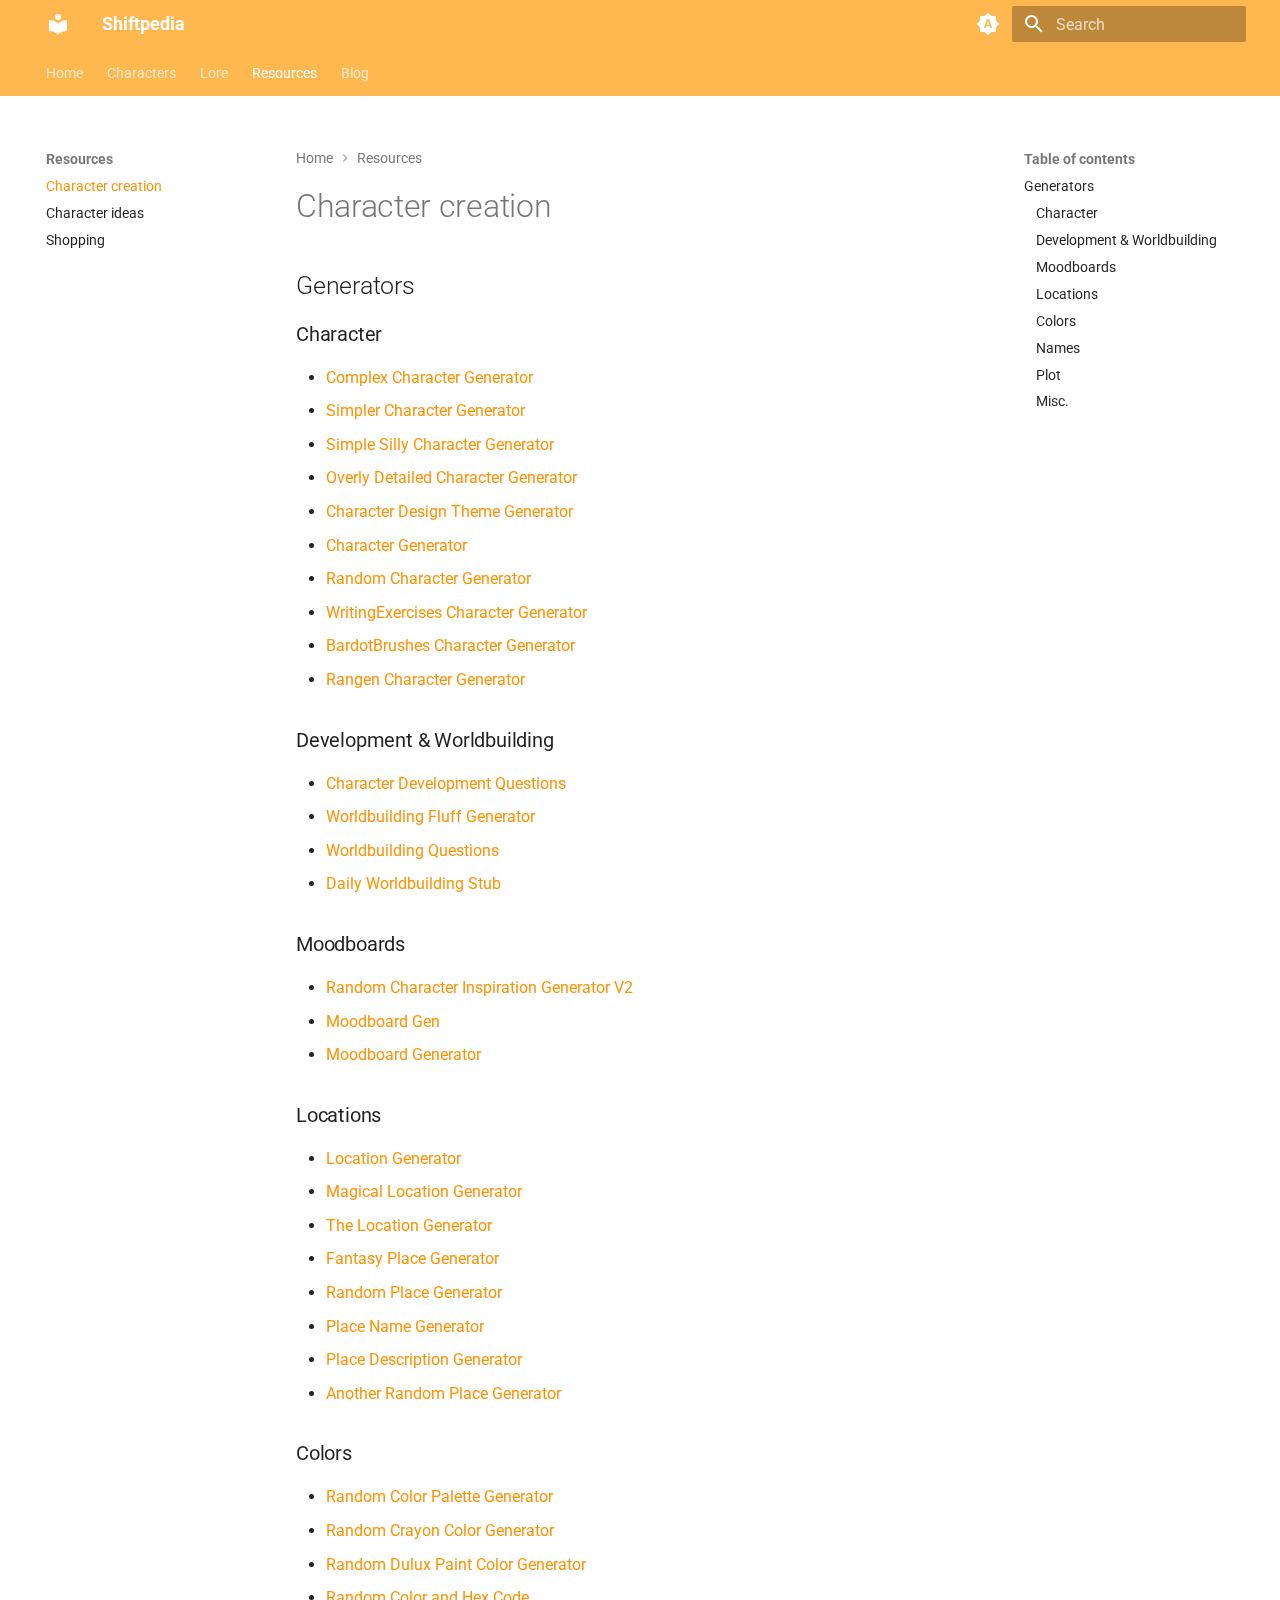
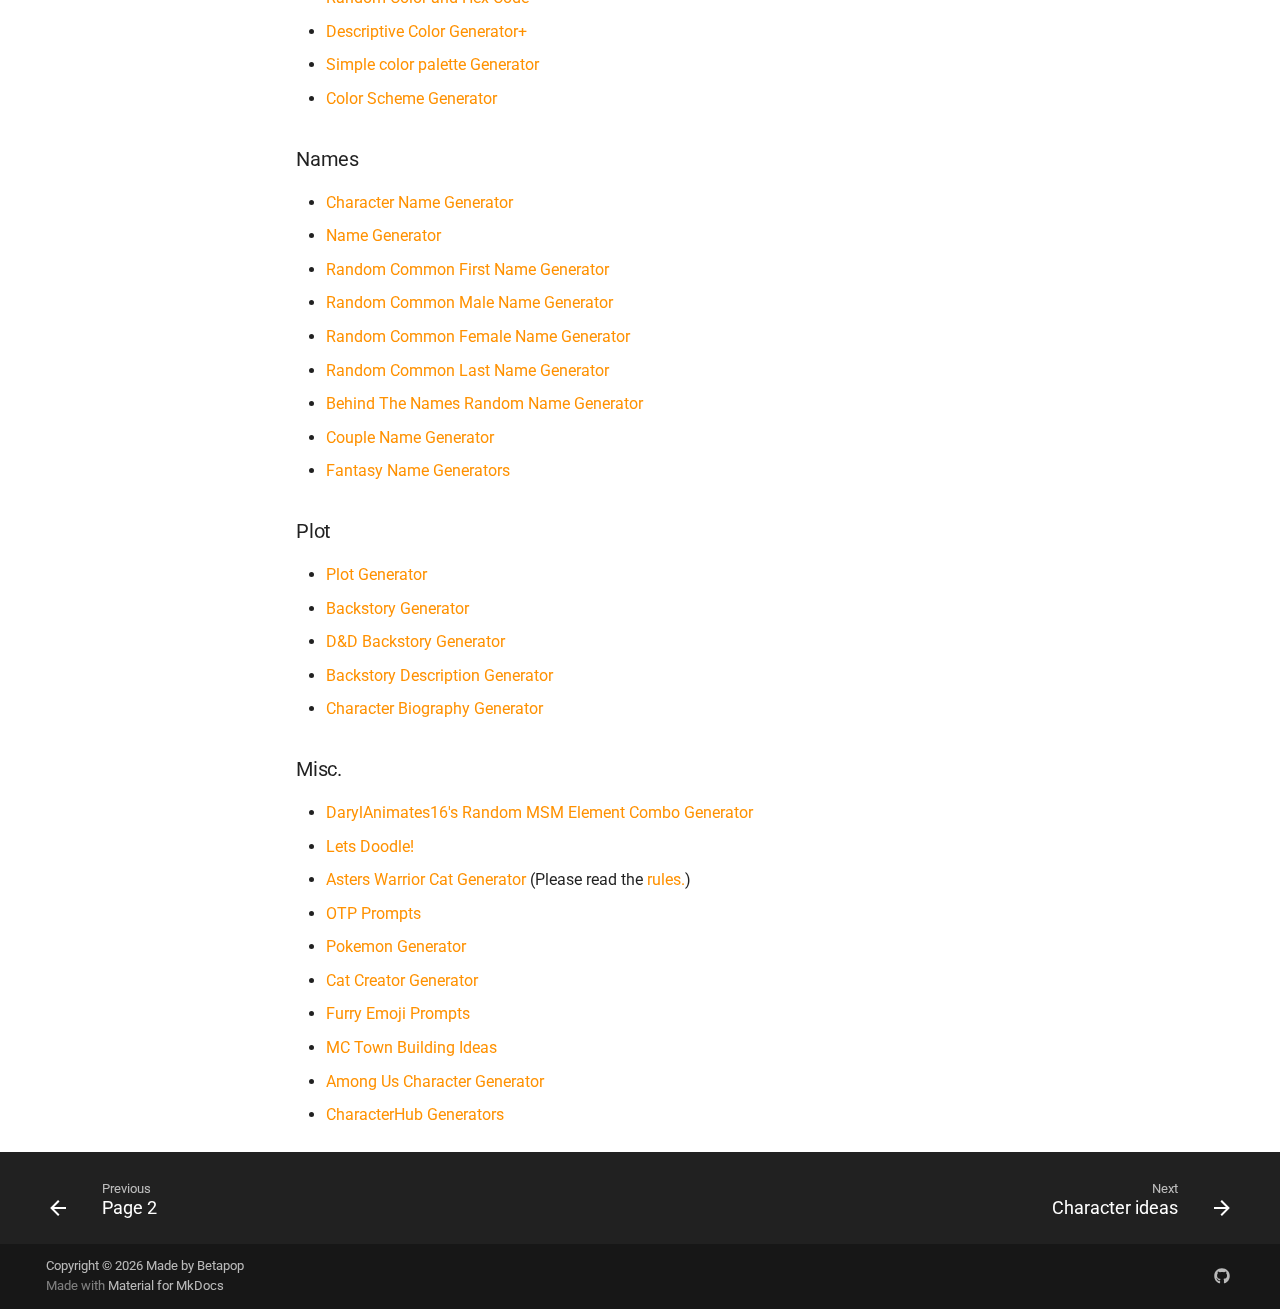
<file: Resources/Character-creation/index.html>
<!doctype html>
<html lang="en" class="no-js">
  <head>
    
      <meta charset="utf-8">
      <meta name="viewport" content="width=device-width,initial-scale=1">
      
      
      
        <link rel="canonical" href="https://betapop.github.io/shiftpedia/Resources/Character-creation/">
      
      
        <link rel="prev" href="../../Lore/lore/">
      
      
        <link rel="next" href="../Character-ideas/">
      
      
        
      
      
      <link rel="icon" href="../../assets/images/favicon.png">
      <meta name="generator" content="mkdocs-1.6.1, mkdocs-material-9.7.1">
    
    
      
        <title>Character creation - Shiftpedia</title>
      
    
    
      <link rel="stylesheet" href="../../assets/stylesheets/main.484c7ddc.min.css">
      
        
        <link rel="stylesheet" href="../../assets/stylesheets/palette.ab4e12ef.min.css">
      
      


    
    
      
    
    
      
        
        
        <link rel="preconnect" href="https://fonts.gstatic.com" crossorigin>
        <link rel="stylesheet" href="https://fonts.googleapis.com/css?family=Roboto:300,300i,400,400i,700,700i%7CRoboto+Mono:400,400i,700,700i&display=fallback">
        <style>:root{--md-text-font:"Roboto";--md-code-font:"Roboto Mono"}</style>
      
    
    
      <link rel="stylesheet" href="../../stylesheets/extra.css">
    
    <script>__md_scope=new URL("../..",location),__md_hash=e=>[...e].reduce(((e,_)=>(e<<5)-e+_.charCodeAt(0)),0),__md_get=(e,_=localStorage,t=__md_scope)=>JSON.parse(_.getItem(t.pathname+"."+e)),__md_set=(e,_,t=localStorage,a=__md_scope)=>{try{t.setItem(a.pathname+"."+e,JSON.stringify(_))}catch(e){}}</script>
    
      

    
    
  </head>
  
  
    
    
      
    
    
    
    
    <body dir="ltr" data-md-color-scheme="default" data-md-color-primary="custom" data-md-color-accent="orange">
  
    
    <input class="md-toggle" data-md-toggle="drawer" type="checkbox" id="__drawer" autocomplete="off">
    <input class="md-toggle" data-md-toggle="search" type="checkbox" id="__search" autocomplete="off">
    <label class="md-overlay" for="__drawer"></label>
    <div data-md-component="skip">
      
        
        <a href="#generators" class="md-skip">
          Skip to content
        </a>
      
    </div>
    <div data-md-component="announce">
      
    </div>
    
    
      

<header class="md-header" data-md-component="header">
  <nav class="md-header__inner md-grid" aria-label="Header">
    <a href="../.." title="Shiftpedia" class="md-header__button md-logo" aria-label="Shiftpedia" data-md-component="logo">
      
  
  <svg xmlns="http://www.w3.org/2000/svg" viewBox="0 0 24 24"><path d="M12 8a3 3 0 0 0 3-3 3 3 0 0 0-3-3 3 3 0 0 0-3 3 3 3 0 0 0 3 3m0 3.54C9.64 9.35 6.5 8 3 8v11c3.5 0 6.64 1.35 9 3.54 2.36-2.19 5.5-3.54 9-3.54V8c-3.5 0-6.64 1.35-9 3.54"/></svg>

    </a>
    <label class="md-header__button md-icon" for="__drawer">
      
      <svg xmlns="http://www.w3.org/2000/svg" viewBox="0 0 24 24"><path d="M3 6h18v2H3zm0 5h18v2H3zm0 5h18v2H3z"/></svg>
    </label>
    <div class="md-header__title" data-md-component="header-title">
      <div class="md-header__ellipsis">
        <div class="md-header__topic">
          <span class="md-ellipsis">
            Shiftpedia
          </span>
        </div>
        <div class="md-header__topic" data-md-component="header-topic">
          <span class="md-ellipsis">
            
              Character creation
            
          </span>
        </div>
      </div>
    </div>
    
      
        <form class="md-header__option" data-md-component="palette">
  
    
    
    
    <input class="md-option" data-md-color-media="(prefers-color-scheme)" data-md-color-scheme="default" data-md-color-primary="custom" data-md-color-accent="orange"  aria-label="Switch to light mode"  type="radio" name="__palette" id="__palette_0">
    
      <label class="md-header__button md-icon" title="Switch to light mode" for="__palette_1" hidden>
        <svg xmlns="http://www.w3.org/2000/svg" viewBox="0 0 24 24"><path d="m14.3 16-.7-2h-3.2l-.7 2H7.8L11 7h2l3.2 9zM20 8.69V4h-4.69L12 .69 8.69 4H4v4.69L.69 12 4 15.31V20h4.69L12 23.31 15.31 20H20v-4.69L23.31 12zm-9.15 3.96h2.3L12 9z"/></svg>
      </label>
    
  
    
    
    
    <input class="md-option" data-md-color-media="(prefers-color-scheme: light)" data-md-color-scheme="default" data-md-color-primary="custom" data-md-color-accent="orange"  aria-label="Switch to dark mode"  type="radio" name="__palette" id="__palette_1">
    
      <label class="md-header__button md-icon" title="Switch to dark mode" for="__palette_2" hidden>
        <svg xmlns="http://www.w3.org/2000/svg" viewBox="0 0 24 24"><path d="M12 7a5 5 0 0 1 5 5 5 5 0 0 1-5 5 5 5 0 0 1-5-5 5 5 0 0 1 5-5m0 2a3 3 0 0 0-3 3 3 3 0 0 0 3 3 3 3 0 0 0 3-3 3 3 0 0 0-3-3m0-7 2.39 3.42C13.65 5.15 12.84 5 12 5s-1.65.15-2.39.42zM3.34 7l4.16-.35A7.2 7.2 0 0 0 5.94 8.5c-.44.74-.69 1.5-.83 2.29zm.02 10 1.76-3.77a7.131 7.131 0 0 0 2.38 4.14zM20.65 7l-1.77 3.79a7.02 7.02 0 0 0-2.38-4.15zm-.01 10-4.14.36c.59-.51 1.12-1.14 1.54-1.86.42-.73.69-1.5.83-2.29zM12 22l-2.41-3.44c.74.27 1.55.44 2.41.44.82 0 1.63-.17 2.37-.44z"/></svg>
      </label>
    
  
    
    
    
    <input class="md-option" data-md-color-media="(prefers-color-scheme: dark)" data-md-color-scheme="slate" data-md-color-primary="custom" data-md-color-accent="indigo"  aria-label="Switch to system preference"  type="radio" name="__palette" id="__palette_2">
    
      <label class="md-header__button md-icon" title="Switch to system preference" for="__palette_0" hidden>
        <svg xmlns="http://www.w3.org/2000/svg" viewBox="0 0 24 24"><path d="m17.75 4.09-2.53 1.94.91 3.06-2.63-1.81-2.63 1.81.91-3.06-2.53-1.94L12.44 4l1.06-3 1.06 3zm3.5 6.91-1.64 1.25.59 1.98-1.7-1.17-1.7 1.17.59-1.98L15.75 11l2.06-.05L18.5 9l.69 1.95zm-2.28 4.95c.83-.08 1.72 1.1 1.19 1.85-.32.45-.66.87-1.08 1.27C15.17 23 8.84 23 4.94 19.07c-3.91-3.9-3.91-10.24 0-14.14.4-.4.82-.76 1.27-1.08.75-.53 1.93.36 1.85 1.19-.27 2.86.69 5.83 2.89 8.02a9.96 9.96 0 0 0 8.02 2.89m-1.64 2.02a12.08 12.08 0 0 1-7.8-3.47c-2.17-2.19-3.33-5-3.49-7.82-2.81 3.14-2.7 7.96.31 10.98 3.02 3.01 7.84 3.12 10.98.31"/></svg>
      </label>
    
  
</form>
      
    
    
      <script>var palette=__md_get("__palette");if(palette&&palette.color){if("(prefers-color-scheme)"===palette.color.media){var media=matchMedia("(prefers-color-scheme: light)"),input=document.querySelector(media.matches?"[data-md-color-media='(prefers-color-scheme: light)']":"[data-md-color-media='(prefers-color-scheme: dark)']");palette.color.media=input.getAttribute("data-md-color-media"),palette.color.scheme=input.getAttribute("data-md-color-scheme"),palette.color.primary=input.getAttribute("data-md-color-primary"),palette.color.accent=input.getAttribute("data-md-color-accent")}for(var[key,value]of Object.entries(palette.color))document.body.setAttribute("data-md-color-"+key,value)}</script>
    
    
    
      
      
        <label class="md-header__button md-icon" for="__search">
          
          <svg xmlns="http://www.w3.org/2000/svg" viewBox="0 0 24 24"><path d="M9.5 3A6.5 6.5 0 0 1 16 9.5c0 1.61-.59 3.09-1.56 4.23l.27.27h.79l5 5-1.5 1.5-5-5v-.79l-.27-.27A6.52 6.52 0 0 1 9.5 16 6.5 6.5 0 0 1 3 9.5 6.5 6.5 0 0 1 9.5 3m0 2C7 5 5 7 5 9.5S7 14 9.5 14 14 12 14 9.5 12 5 9.5 5"/></svg>
        </label>
        <div class="md-search" data-md-component="search" role="dialog">
  <label class="md-search__overlay" for="__search"></label>
  <div class="md-search__inner" role="search">
    <form class="md-search__form" name="search">
      <input type="text" class="md-search__input" name="query" aria-label="Search" placeholder="Search" autocapitalize="off" autocorrect="off" autocomplete="off" spellcheck="false" data-md-component="search-query" required>
      <label class="md-search__icon md-icon" for="__search">
        
        <svg xmlns="http://www.w3.org/2000/svg" viewBox="0 0 24 24"><path d="M9.5 3A6.5 6.5 0 0 1 16 9.5c0 1.61-.59 3.09-1.56 4.23l.27.27h.79l5 5-1.5 1.5-5-5v-.79l-.27-.27A6.52 6.52 0 0 1 9.5 16 6.5 6.5 0 0 1 3 9.5 6.5 6.5 0 0 1 9.5 3m0 2C7 5 5 7 5 9.5S7 14 9.5 14 14 12 14 9.5 12 5 9.5 5"/></svg>
        
        <svg xmlns="http://www.w3.org/2000/svg" viewBox="0 0 24 24"><path d="M20 11v2H8l5.5 5.5-1.42 1.42L4.16 12l7.92-7.92L13.5 5.5 8 11z"/></svg>
      </label>
      <nav class="md-search__options" aria-label="Search">
        
        <button type="reset" class="md-search__icon md-icon" title="Clear" aria-label="Clear" tabindex="-1">
          
          <svg xmlns="http://www.w3.org/2000/svg" viewBox="0 0 24 24"><path d="M19 6.41 17.59 5 12 10.59 6.41 5 5 6.41 10.59 12 5 17.59 6.41 19 12 13.41 17.59 19 19 17.59 13.41 12z"/></svg>
        </button>
      </nav>
      
    </form>
    <div class="md-search__output">
      <div class="md-search__scrollwrap" tabindex="0" data-md-scrollfix>
        <div class="md-search-result" data-md-component="search-result">
          <div class="md-search-result__meta">
            Initializing search
          </div>
          <ol class="md-search-result__list" role="presentation"></ol>
        </div>
      </div>
    </div>
  </div>
</div>
      
    
    
  </nav>
  
</header>
    
    <div class="md-container" data-md-component="container">
      
      
        
          
            
<nav class="md-tabs" aria-label="Tabs" data-md-component="tabs">
  <div class="md-grid">
    <ul class="md-tabs__list">
      
        
  
  
  
  
    <li class="md-tabs__item">
      <a href="../.." class="md-tabs__link">
        
  
  
    
  
  Home

      </a>
    </li>
  

      
        
  
  
  
  
    
    
      <li class="md-tabs__item">
        <a href="../../Characters/aislin-diamant/" class="md-tabs__link">
          
  
  
  Characters

        </a>
      </li>
    
  

      
        
  
  
  
  
    
    
      <li class="md-tabs__item">
        <a href="../../Lore/lore/" class="md-tabs__link">
          
  
  
  Lore

        </a>
      </li>
    
  

      
        
  
  
  
    
  
  
    
    
      <li class="md-tabs__item md-tabs__item--active">
        <a href="./" class="md-tabs__link">
          
  
  
  Resources

        </a>
      </li>
    
  

      
        
  
  
  
  
    
    
      <li class="md-tabs__item">
        <a href="../../blog/" class="md-tabs__link">
          
  
  
  Blog

        </a>
      </li>
    
  

      
    </ul>
  </div>
</nav>
          
        
      
      <main class="md-main" data-md-component="main">
        <div class="md-main__inner md-grid">
          
            
              
              <div class="md-sidebar md-sidebar--primary" data-md-component="sidebar" data-md-type="navigation" >
                <div class="md-sidebar__scrollwrap">
                  <div class="md-sidebar__inner">
                    


  


<nav class="md-nav md-nav--primary md-nav--lifted" aria-label="Navigation" data-md-level="0">
  <label class="md-nav__title" for="__drawer">
    <a href="../.." title="Shiftpedia" class="md-nav__button md-logo" aria-label="Shiftpedia" data-md-component="logo">
      
  
  <svg xmlns="http://www.w3.org/2000/svg" viewBox="0 0 24 24"><path d="M12 8a3 3 0 0 0 3-3 3 3 0 0 0-3-3 3 3 0 0 0-3 3 3 3 0 0 0 3 3m0 3.54C9.64 9.35 6.5 8 3 8v11c3.5 0 6.64 1.35 9 3.54 2.36-2.19 5.5-3.54 9-3.54V8c-3.5 0-6.64 1.35-9 3.54"/></svg>

    </a>
    Shiftpedia
  </label>
  
  <ul class="md-nav__list" data-md-scrollfix>
    
      
      
  
  
  
  
    <li class="md-nav__item">
      <a href="../.." class="md-nav__link">
        
  
  
  <span class="md-ellipsis">
    
  
    Home
  

    
  </span>
  
  

      </a>
    </li>
  

    
      
      
  
  
  
  
    
    
    
    
      
      
    
    
    <li class="md-nav__item md-nav__item--nested">
      
        
        
        <input class="md-nav__toggle md-toggle " type="checkbox" id="__nav_2" >
        
          
          <label class="md-nav__link" for="__nav_2" id="__nav_2_label" tabindex="0">
            
  
  
  <span class="md-ellipsis">
    
  
    Characters
  

    
  </span>
  
  

            <span class="md-nav__icon md-icon"></span>
          </label>
        
        <nav class="md-nav" data-md-level="1" aria-labelledby="__nav_2_label" aria-expanded="false">
          <label class="md-nav__title" for="__nav_2">
            <span class="md-nav__icon md-icon"></span>
            
  
    Characters
  

          </label>
          <ul class="md-nav__list" data-md-scrollfix>
            
              
                
  
  
  
  
    <li class="md-nav__item">
      <a href="../../Characters/aislin-diamant/" class="md-nav__link">
        
  
  
  <span class="md-ellipsis">
    
  
    Aislin Diamant
  

    
  </span>
  
  

      </a>
    </li>
  

              
            
              
                
  
  
  
  
    <li class="md-nav__item">
      <a href="../../Characters/ember-kreutz/" class="md-nav__link">
        
  
  
  <span class="md-ellipsis">
    
  
    Ember Kreutz
  

    
  </span>
  
  

      </a>
    </li>
  

              
            
              
                
  
  
  
  
    
    
    
    
      
      
    
    
    <li class="md-nav__item md-nav__item--nested">
      
        
        
        <input class="md-nav__toggle md-toggle " type="checkbox" id="__nav_2_3" >
        
          
          <label class="md-nav__link" for="__nav_2_3" id="__nav_2_3_label" tabindex="0">
            
  
  
  <span class="md-ellipsis">
    
  
    AU's
  

    
  </span>
  
  

            <span class="md-nav__icon md-icon"></span>
          </label>
        
        <nav class="md-nav" data-md-level="2" aria-labelledby="__nav_2_3_label" aria-expanded="false">
          <label class="md-nav__title" for="__nav_2_3">
            <span class="md-nav__icon md-icon"></span>
            
  
    AU's
  

          </label>
          <ul class="md-nav__list" data-md-scrollfix>
            
              
                
  
  
  
  
    <li class="md-nav__item">
      <a href="../../Characters/AU%27s/aislin/" class="md-nav__link">
        
  
  
  <span class="md-ellipsis">
    
  
    Aislin
  

    
  </span>
  
  

      </a>
    </li>
  

              
            
          </ul>
        </nav>
      
    </li>
  

              
            
              
                
  
  
  
  
    
    
    
    
      
      
    
    
    <li class="md-nav__item md-nav__item--nested">
      
        
        
        <input class="md-nav__toggle md-toggle " type="checkbox" id="__nav_2_4" >
        
          
          <label class="md-nav__link" for="__nav_2_4" id="__nav_2_4_label" tabindex="0">
            
  
  
  <span class="md-ellipsis">
    
  
    Gallery
  

    
  </span>
  
  

            <span class="md-nav__icon md-icon"></span>
          </label>
        
        <nav class="md-nav" data-md-level="2" aria-labelledby="__nav_2_4_label" aria-expanded="false">
          <label class="md-nav__title" for="__nav_2_4">
            <span class="md-nav__icon md-icon"></span>
            
  
    Gallery
  

          </label>
          <ul class="md-nav__list" data-md-scrollfix>
            
              
                
  
  
  
  
    <li class="md-nav__item">
      <a href="../../Characters/Gallery/aislin-gallery/" class="md-nav__link">
        
  
  
  <span class="md-ellipsis">
    
  
    Aislin gallery
  

    
  </span>
  
  

      </a>
    </li>
  

              
            
          </ul>
        </nav>
      
    </li>
  

              
            
          </ul>
        </nav>
      
    </li>
  

    
      
      
  
  
  
  
    
    
    
    
      
      
    
    
    <li class="md-nav__item md-nav__item--nested">
      
        
        
        <input class="md-nav__toggle md-toggle " type="checkbox" id="__nav_3" >
        
          
          <label class="md-nav__link" for="__nav_3" id="__nav_3_label" tabindex="0">
            
  
  
  <span class="md-ellipsis">
    
  
    Lore
  

    
  </span>
  
  

            <span class="md-nav__icon md-icon"></span>
          </label>
        
        <nav class="md-nav" data-md-level="1" aria-labelledby="__nav_3_label" aria-expanded="false">
          <label class="md-nav__title" for="__nav_3">
            <span class="md-nav__icon md-icon"></span>
            
  
    Lore
  

          </label>
          <ul class="md-nav__list" data-md-scrollfix>
            
              
                
  
  
  
  
    <li class="md-nav__item">
      <a href="../../Lore/lore/" class="md-nav__link">
        
  
  
  <span class="md-ellipsis">
    
  
    Page 2
  

    
  </span>
  
  

      </a>
    </li>
  

              
            
          </ul>
        </nav>
      
    </li>
  

    
      
      
  
  
    
  
  
  
    
    
    
    
      
        
        
      
      
    
    
    <li class="md-nav__item md-nav__item--active md-nav__item--section md-nav__item--nested">
      
        
        
        <input class="md-nav__toggle md-toggle " type="checkbox" id="__nav_4" checked>
        
          
          <label class="md-nav__link" for="__nav_4" id="__nav_4_label" tabindex="">
            
  
  
  <span class="md-ellipsis">
    
  
    Resources
  

    
  </span>
  
  

            <span class="md-nav__icon md-icon"></span>
          </label>
        
        <nav class="md-nav" data-md-level="1" aria-labelledby="__nav_4_label" aria-expanded="true">
          <label class="md-nav__title" for="__nav_4">
            <span class="md-nav__icon md-icon"></span>
            
  
    Resources
  

          </label>
          <ul class="md-nav__list" data-md-scrollfix>
            
              
                
  
  
    
  
  
  
    <li class="md-nav__item md-nav__item--active">
      
      <input class="md-nav__toggle md-toggle" type="checkbox" id="__toc">
      
      
      
        <label class="md-nav__link md-nav__link--active" for="__toc">
          
  
  
  <span class="md-ellipsis">
    
  
    Character creation
  

    
  </span>
  
  

          <span class="md-nav__icon md-icon"></span>
        </label>
      
      <a href="./" class="md-nav__link md-nav__link--active">
        
  
  
  <span class="md-ellipsis">
    
  
    Character creation
  

    
  </span>
  
  

      </a>
      
        

<nav class="md-nav md-nav--secondary" aria-label="Table of contents">
  
  
  
  
    <label class="md-nav__title" for="__toc">
      <span class="md-nav__icon md-icon"></span>
      Table of contents
    </label>
    <ul class="md-nav__list" data-md-component="toc" data-md-scrollfix>
      
        <li class="md-nav__item">
  <a href="#generators" class="md-nav__link">
    <span class="md-ellipsis">
      
        Generators
      
    </span>
  </a>
  
    <nav class="md-nav" aria-label="Generators">
      <ul class="md-nav__list">
        
          <li class="md-nav__item">
  <a href="#character" class="md-nav__link">
    <span class="md-ellipsis">
      
        Character
      
    </span>
  </a>
  
</li>
        
          <li class="md-nav__item">
  <a href="#development-worldbuilding" class="md-nav__link">
    <span class="md-ellipsis">
      
        Development &amp; Worldbuilding
      
    </span>
  </a>
  
</li>
        
          <li class="md-nav__item">
  <a href="#moodboards" class="md-nav__link">
    <span class="md-ellipsis">
      
        Moodboards
      
    </span>
  </a>
  
</li>
        
          <li class="md-nav__item">
  <a href="#locations" class="md-nav__link">
    <span class="md-ellipsis">
      
        Locations
      
    </span>
  </a>
  
</li>
        
          <li class="md-nav__item">
  <a href="#colors" class="md-nav__link">
    <span class="md-ellipsis">
      
        Colors
      
    </span>
  </a>
  
</li>
        
          <li class="md-nav__item">
  <a href="#names" class="md-nav__link">
    <span class="md-ellipsis">
      
        Names
      
    </span>
  </a>
  
</li>
        
          <li class="md-nav__item">
  <a href="#plot" class="md-nav__link">
    <span class="md-ellipsis">
      
        Plot
      
    </span>
  </a>
  
</li>
        
          <li class="md-nav__item">
  <a href="#misc" class="md-nav__link">
    <span class="md-ellipsis">
      
        Misc.
      
    </span>
  </a>
  
</li>
        
      </ul>
    </nav>
  
</li>
      
    </ul>
  
</nav>
      
    </li>
  

              
            
              
                
  
  
  
  
    <li class="md-nav__item">
      <a href="../Character-ideas/" class="md-nav__link">
        
  
  
  <span class="md-ellipsis">
    
  
    Character ideas
  

    
  </span>
  
  

      </a>
    </li>
  

              
            
              
                
  
  
  
  
    <li class="md-nav__item">
      <a href="../Shopping/" class="md-nav__link">
        
  
  
  <span class="md-ellipsis">
    
  
    Shopping
  

    
  </span>
  
  

      </a>
    </li>
  

              
            
          </ul>
        </nav>
      
    </li>
  

    
      
      
  
  
  
  
    
    
    
    
      
      
    
    
    <li class="md-nav__item md-nav__item--nested">
      
        
        
        <input class="md-nav__toggle md-toggle " type="checkbox" id="__nav_5" >
        
          
          <label class="md-nav__link" for="__nav_5" id="__nav_5_label" tabindex="0">
            
  
  
  <span class="md-ellipsis">
    
  
    Blog
  

    
  </span>
  
  

            <span class="md-nav__icon md-icon"></span>
          </label>
        
        <nav class="md-nav" data-md-level="1" aria-labelledby="__nav_5_label" aria-expanded="false">
          <label class="md-nav__title" for="__nav_5">
            <span class="md-nav__icon md-icon"></span>
            
  
    Blog
  

          </label>
          <ul class="md-nav__list" data-md-scrollfix>
            
              
                
  
  
  
    
  
  
    <li class="md-nav__item">
      <a href="../../blog/" class="md-nav__link">
        
  
  
  <span class="md-ellipsis">
    
  
    Index
  

    
  </span>
  
  

      </a>
    </li>
  

              
            
              
                
  
  
  
  
    
    
    
    
      
      
    
    
    <li class="md-nav__item md-nav__item--nested">
      
        
        
        <input class="md-nav__toggle md-toggle " type="checkbox" id="__nav_5_2" >
        
          
          <label class="md-nav__link" for="__nav_5_2" id="__nav_5_2_label" tabindex="0">
            
  
  
  <span class="md-ellipsis">
    
  
    Archive
  

    
  </span>
  
  

            <span class="md-nav__icon md-icon"></span>
          </label>
        
        <nav class="md-nav" data-md-level="2" aria-labelledby="__nav_5_2_label" aria-expanded="false">
          <label class="md-nav__title" for="__nav_5_2">
            <span class="md-nav__icon md-icon"></span>
            
  
    Archive
  

          </label>
          <ul class="md-nav__list" data-md-scrollfix>
            
              
                
  
  
  
    
  
  
    <li class="md-nav__item">
      <a href="../../blog/archive/2026/" class="md-nav__link">
        
  
  
  <span class="md-ellipsis">
    
  
    2026
  

    
  </span>
  
  

      </a>
    </li>
  

              
            
          </ul>
        </nav>
      
    </li>
  

              
            
              
                
  
  
  
  
    
    
    
    
      
      
    
    
    <li class="md-nav__item md-nav__item--nested">
      
        
        
        <input class="md-nav__toggle md-toggle " type="checkbox" id="__nav_5_3" >
        
          
          <label class="md-nav__link" for="__nav_5_3" id="__nav_5_3_label" tabindex="0">
            
  
  
  <span class="md-ellipsis">
    
  
    Categories
  

    
  </span>
  
  

            <span class="md-nav__icon md-icon"></span>
          </label>
        
        <nav class="md-nav" data-md-level="2" aria-labelledby="__nav_5_3_label" aria-expanded="false">
          <label class="md-nav__title" for="__nav_5_3">
            <span class="md-nav__icon md-icon"></span>
            
  
    Categories
  

          </label>
          <ul class="md-nav__list" data-md-scrollfix>
            
              
                
  
  
  
    
  
  
    <li class="md-nav__item">
      <a href="../../blog/category/announcements/" class="md-nav__link">
        
  
  
  <span class="md-ellipsis">
    
  
    Announcements
  

    
  </span>
  
  

      </a>
    </li>
  

              
            
          </ul>
        </nav>
      
    </li>
  

              
            
          </ul>
        </nav>
      
    </li>
  

    
  </ul>
</nav>
                  </div>
                </div>
              </div>
            
            
              
              <div class="md-sidebar md-sidebar--secondary" data-md-component="sidebar" data-md-type="toc" >
                <div class="md-sidebar__scrollwrap">
                  <div class="md-sidebar__inner">
                    

<nav class="md-nav md-nav--secondary" aria-label="Table of contents">
  
  
  
  
    <label class="md-nav__title" for="__toc">
      <span class="md-nav__icon md-icon"></span>
      Table of contents
    </label>
    <ul class="md-nav__list" data-md-component="toc" data-md-scrollfix>
      
        <li class="md-nav__item">
  <a href="#generators" class="md-nav__link">
    <span class="md-ellipsis">
      
        Generators
      
    </span>
  </a>
  
    <nav class="md-nav" aria-label="Generators">
      <ul class="md-nav__list">
        
          <li class="md-nav__item">
  <a href="#character" class="md-nav__link">
    <span class="md-ellipsis">
      
        Character
      
    </span>
  </a>
  
</li>
        
          <li class="md-nav__item">
  <a href="#development-worldbuilding" class="md-nav__link">
    <span class="md-ellipsis">
      
        Development &amp; Worldbuilding
      
    </span>
  </a>
  
</li>
        
          <li class="md-nav__item">
  <a href="#moodboards" class="md-nav__link">
    <span class="md-ellipsis">
      
        Moodboards
      
    </span>
  </a>
  
</li>
        
          <li class="md-nav__item">
  <a href="#locations" class="md-nav__link">
    <span class="md-ellipsis">
      
        Locations
      
    </span>
  </a>
  
</li>
        
          <li class="md-nav__item">
  <a href="#colors" class="md-nav__link">
    <span class="md-ellipsis">
      
        Colors
      
    </span>
  </a>
  
</li>
        
          <li class="md-nav__item">
  <a href="#names" class="md-nav__link">
    <span class="md-ellipsis">
      
        Names
      
    </span>
  </a>
  
</li>
        
          <li class="md-nav__item">
  <a href="#plot" class="md-nav__link">
    <span class="md-ellipsis">
      
        Plot
      
    </span>
  </a>
  
</li>
        
          <li class="md-nav__item">
  <a href="#misc" class="md-nav__link">
    <span class="md-ellipsis">
      
        Misc.
      
    </span>
  </a>
  
</li>
        
      </ul>
    </nav>
  
</li>
      
    </ul>
  
</nav>
                  </div>
                </div>
              </div>
            
          
          
            <div class="md-content" data-md-component="content">
              
                



  


  <nav class="md-path" aria-label="Navigation" >
    <ol class="md-path__list">
      
        
  
  
    <li class="md-path__item">
      <a href="../.." class="md-path__link">
        
  <span class="md-ellipsis">
    Home
  </span>

      </a>
    </li>
  

      
      
        
  
  
    
    
      <li class="md-path__item">
        <a href="./" class="md-path__link">
          
  <span class="md-ellipsis">
    Resources
  </span>

        </a>
      </li>
    
  

      
    </ol>
  </nav>

              
              <article class="md-content__inner md-typeset">
                
                  



  <h1>Character creation</h1>

<h2 id="generators">Generators</h2>
<h3 id="character">Character</h3>
<ul>
<li><a href="https://perchance.org/complex-character-gen">Complex Character Generator</a></li>
<li><a href="https://perchance.org/character-gener">Simpler Character Generator</a></li>
<li><a href="https://perchance.org/funchargen">Simple Silly Character Generator</a></li>
<li><a href="https://perchance.org/my-big-overly-detailed-character-generator">Overly Detailed Character Generator</a></li>
<li><a href="https://perchance.org/3c8a9npk2d">Character Design Theme Generator</a></li>
<li><a href="https://www.character-generator.org.uk/">Character Generator</a></li>
<li><a href="https://springhole.net/writing_roleplaying_randomators/charactergens.htm">Random Character Generator</a></li>
<li><a href="https://writingexercises.co.uk/character.php">WritingExercises Character Generator</a></li>
<li><a href="https://bardotbrush.com/character-generator/">BardotBrushes Character Generator</a></li>
<li><a href="https://www.rangen.co.uk/chars/quickchargen.php">Rangen Character Generator</a></li>
</ul>
<h3 id="development-worldbuilding">Development &amp; Worldbuilding</h3>
<ul>
<li><a href="https://perchance.org/v7x4y0eb4k">Character Development Questions</a></li>
<li><a href="https://perchance.org/worldbuilding">Worldbuilding Fluff Generator</a></li>
<li><a href="https://perchance.org/worldbuildingqs">Worldbuilding Questions</a></li>
<li><a href="https://perchance.org/worldbuilding-stub">Daily Worldbuilding Stub</a></li>
</ul>
<h3 id="moodboards">Moodboards</h3>
<ul>
<li><a href="https://perchance.org/random-character-inspiration-generator-v2--kadenza">Random Character Inspiration Generator V2</a></li>
<li><a href="https://perchance.org/rcnywn3e9s">Moodboard Gen</a></li>
<li><a href="https://perchance.org/moodboard-generator">Moodboard Generator</a></li>
</ul>
<h3 id="locations">Locations</h3>
<ul>
<li><a href="https://perchance.org/location-gen">Location Generator</a></li>
<li><a href="https://perchance.org/magicallocationgenerator">Magical Location Generator</a></li>
<li><a href="https://perchance.org/6s5vvbhb1v">The Location Generator</a></li>
<li><a href="https://perchance.org/fantasy-place-generator">Fantasy Place Generator</a></li>
<li><a href="https://perchance.org/random-place-generator">Random Place Generator</a></li>
<li><a href="https://perchance.org/place-generator-196gvt">Place Name Generator</a></li>
<li><a href="https://perchance.org/place-description-generator">Place Description Generator</a></li>
<li><a href="https://perchance.org/hixibx9ogg">Another Random Place Generator</a></li>
</ul>
<h3 id="colors">Colors</h3>
<ul>
<li><a href="https://perchance.org/color-palette">Random Color Palette Generator</a></li>
<li><a href="https://perchance.org/crayon-color">Random Crayon Color Generator</a></li>
<li><a href="https://perchance.org/paint-color">Random Dulux Paint Color Generator</a></li>
<li><a href="https://perchance.org/randomcolorhex">Random Color and Hex Code</a></li>
<li><a href="https://perchance.org/descriptive-colors-2">Descriptive Color Generator+</a></li>
<li><a href="https://perchance.org/simple--color-pallet-generator">Simple color palette Generator</a></li>
<li><a href="https://perchance.org/color-scheme-generator">Color Scheme Generator</a></li>
</ul>
<h3 id="names">Names</h3>
<ul>
<li><a href="https://perchance.org/characternamegenerator">Character Name Generator</a></li>
<li><a href="https://perchance.org/mgsvyp09h8">Name Generator</a></li>
<li><a href="https://perchance.org/common-first-name">Random Common First Name Generator</a></li>
<li><a href="https://perchance.org/common-male-name">Random Common Male Name Generator</a></li>
<li><a href="https://perchance.org/common-female-name">Random Common Female Name Generator</a></li>
<li><a href="https://perchance.org/common-last-name">Random Common Last Name Generator</a></li>
<li><a href="https://www.behindthename.com/random/">Behind The Names Random Name Generator</a></li>
<li><a href="https://perchance.org/couple-name">Couple Name Generator</a></li>
<li><a href="https://www.fantasynamegenerators.com/">Fantasy Name Generators</a></li>
</ul>
<h3 id="plot">Plot</h3>
<ul>
<li><a href="https://www.plot-generator.org.uk/story/">Plot Generator</a></li>
<li><a href="https://perchance.org/backstorygenerator">Backstory Generator</a></li>
<li><a href="https://www.kassoon.com/dnd/backstory-generator/">D&amp;D Backstory Generator</a></li>
<li><a href="https://www.fantasynamegenerators.com/backstory-descriptions.php">Backstory Description Generator</a></li>
<li><a href="https://www.character-generator.org.uk/bio/">Character Biography Generator</a></li>
</ul>
<h3 id="misc">Misc.</h3>
<ul>
<li><a href="https://perchance.org/element-combo-generator">DarylAnimates16's Random MSM Element Combo Generator</a></li>
<li><a href="https://perchance.org/lets-doodle">Lets Doodle!</a></li>
<li><a href="https://perchance.org/asters-wc-gen">Asters Warrior Cat Generator</a> (Please read the <a href="https://toyhou.se/~literature/120300.wc-generator-rules">rules.</a>)</li>
<li><a href="https://otppromps.neocities.org/">OTP Prompts</a></li>
<li><a href="https://nokemon.eloie.tech">Pokemon Generator</a></li>
<li><a href="https://www.pawborough.net/">Cat Creator Generator</a></li>
<li><a href="https://perchance.org/furmoji">Furry Emoji Prompts</a></li>
<li><a href="https://perchance.org/mc-town-building-ideas">MC Town Building Ideas</a></li>
<li><a href="https://perchance.org/among-us-character">Among Us Character Generator</a></li>
<li><a href="https://characterhub.com/blog/character-name-generator">CharacterHub Generators</a></li>
</ul>












                
              </article>
            </div>
          
          
  <script>var tabs=__md_get("__tabs");if(Array.isArray(tabs))e:for(var set of document.querySelectorAll(".tabbed-set")){var labels=set.querySelector(".tabbed-labels");for(var tab of tabs)for(var label of labels.getElementsByTagName("label"))if(label.innerText.trim()===tab){var input=document.getElementById(label.htmlFor);input.checked=!0;continue e}}</script>

<script>var target=document.getElementById(location.hash.slice(1));target&&target.name&&(target.checked=target.name.startsWith("__tabbed_"))</script>
        </div>
        
      </main>
      
        <footer class="md-footer">
  
    
      
      <nav class="md-footer__inner md-grid" aria-label="Footer" >
        
          
          <a href="../../Lore/lore/" class="md-footer__link md-footer__link--prev" aria-label="Previous: Page 2">
            <div class="md-footer__button md-icon">
              
              <svg xmlns="http://www.w3.org/2000/svg" viewBox="0 0 24 24"><path d="M20 11v2H8l5.5 5.5-1.42 1.42L4.16 12l7.92-7.92L13.5 5.5 8 11z"/></svg>
            </div>
            <div class="md-footer__title">
              <span class="md-footer__direction">
                Previous
              </span>
              <div class="md-ellipsis">
                Page 2
              </div>
            </div>
          </a>
        
        
          
          <a href="../Character-ideas/" class="md-footer__link md-footer__link--next" aria-label="Next: Character ideas">
            <div class="md-footer__title">
              <span class="md-footer__direction">
                Next
              </span>
              <div class="md-ellipsis">
                Character ideas
              </div>
            </div>
            <div class="md-footer__button md-icon">
              
              <svg xmlns="http://www.w3.org/2000/svg" viewBox="0 0 24 24"><path d="M4 11v2h12l-5.5 5.5 1.42 1.42L19.84 12l-7.92-7.92L10.5 5.5 16 11z"/></svg>
            </div>
          </a>
        
      </nav>
    
  
  <div class="md-footer-meta md-typeset">
    <div class="md-footer-meta__inner md-grid">
      <div class="md-copyright">
  
    <div class="md-copyright__highlight">
      Copyright &copy; 2026 Made by Betapop
    </div>
  
  
    Made with
    <a href="https://squidfunk.github.io/mkdocs-material/" target="_blank" rel="noopener">
      Material for MkDocs
    </a>
  
</div>
      
        
<div class="md-social">
  
    
    
    
    
      
      
    
    <a href="https://github.com/betapop/shiftpedia" target="_blank" rel="noopener" title="github.com" class="md-social__link">
      <svg xmlns="http://www.w3.org/2000/svg" viewBox="0 0 512 512"><!--! Font Awesome Free 7.1.0 by @fontawesome - https://fontawesome.com License - https://fontawesome.com/license/free (Icons: CC BY 4.0, Fonts: SIL OFL 1.1, Code: MIT License) Copyright 2025 Fonticons, Inc.--><path d="M173.9 397.4c0 2-2.3 3.6-5.2 3.6-3.3.3-5.6-1.3-5.6-3.6 0-2 2.3-3.6 5.2-3.6 3-.3 5.6 1.3 5.6 3.6m-31.1-4.5c-.7 2 1.3 4.3 4.3 4.9 2.6 1 5.6 0 6.2-2s-1.3-4.3-4.3-5.2c-2.6-.7-5.5.3-6.2 2.3m44.2-1.7c-2.9.7-4.9 2.6-4.6 4.9.3 2 2.9 3.3 5.9 2.6 2.9-.7 4.9-2.6 4.6-4.6-.3-1.9-3-3.2-5.9-2.9M252.8 8C114.1 8 8 113.3 8 252c0 110.9 69.8 205.8 169.5 239.2 12.8 2.3 17.3-5.6 17.3-12.1 0-6.2-.3-40.4-.3-61.4 0 0-70 15-84.7-29.8 0 0-11.4-29.1-27.8-36.6 0 0-22.9-15.7 1.6-15.4 0 0 24.9 2 38.6 25.8 21.9 38.6 58.6 27.5 72.9 20.9 2.3-16 8.8-27.1 16-33.7-55.9-6.2-112.3-14.3-112.3-110.5 0-27.5 7.6-41.3 23.6-58.9-2.6-6.5-11.1-33.3 2.6-67.9 20.9-6.5 69 27 69 27 20-5.6 41.5-8.5 62.8-8.5s42.8 2.9 62.8 8.5c0 0 48.1-33.6 69-27 13.7 34.7 5.2 61.4 2.6 67.9 16 17.7 25.8 31.5 25.8 58.9 0 96.5-58.9 104.2-114.8 110.5 9.2 7.9 17 22.9 17 46.4 0 33.7-.3 75.4-.3 83.6 0 6.5 4.6 14.4 17.3 12.1C436.2 457.8 504 362.9 504 252 504 113.3 391.5 8 252.8 8M105.2 352.9c-1.3 1-1 3.3.7 5.2 1.6 1.6 3.9 2.3 5.2 1 1.3-1 1-3.3-.7-5.2-1.6-1.6-3.9-2.3-5.2-1m-10.8-8.1c-.7 1.3.3 2.9 2.3 3.9 1.6 1 3.6.7 4.3-.7.7-1.3-.3-2.9-2.3-3.9-2-.6-3.6-.3-4.3.7m32.4 35.6c-1.6 1.3-1 4.3 1.3 6.2 2.3 2.3 5.2 2.6 6.5 1 1.3-1.3.7-4.3-1.3-6.2-2.2-2.3-5.2-2.6-6.5-1m-11.4-14.7c-1.6 1-1.6 3.6 0 5.9s4.3 3.3 5.6 2.3c1.6-1.3 1.6-3.9 0-6.2-1.4-2.3-4-3.3-5.6-2"/></svg>
    </a>
  
</div>
      
    </div>
  </div>
</footer>
      
    </div>
    <div class="md-dialog" data-md-component="dialog">
      <div class="md-dialog__inner md-typeset"></div>
    </div>
    
    
    
      
      
      <script id="__config" type="application/json">{"annotate": null, "base": "../..", "features": ["navigation.instant", "navigation.tabs", "navigation.footer", "content.tooltips", "navigation.path", "content.tabs.link"], "search": "../../assets/javascripts/workers/search.2c215733.min.js", "tags": null, "translations": {"clipboard.copied": "Copied to clipboard", "clipboard.copy": "Copy to clipboard", "search.result.more.one": "1 more on this page", "search.result.more.other": "# more on this page", "search.result.none": "No matching documents", "search.result.one": "1 matching document", "search.result.other": "# matching documents", "search.result.placeholder": "Type to start searching", "search.result.term.missing": "Missing", "select.version": "Select version"}, "version": null}</script>
    
    
      <script src="../../assets/javascripts/bundle.79ae519e.min.js"></script>
      
    
  </body>
</html>
</file>
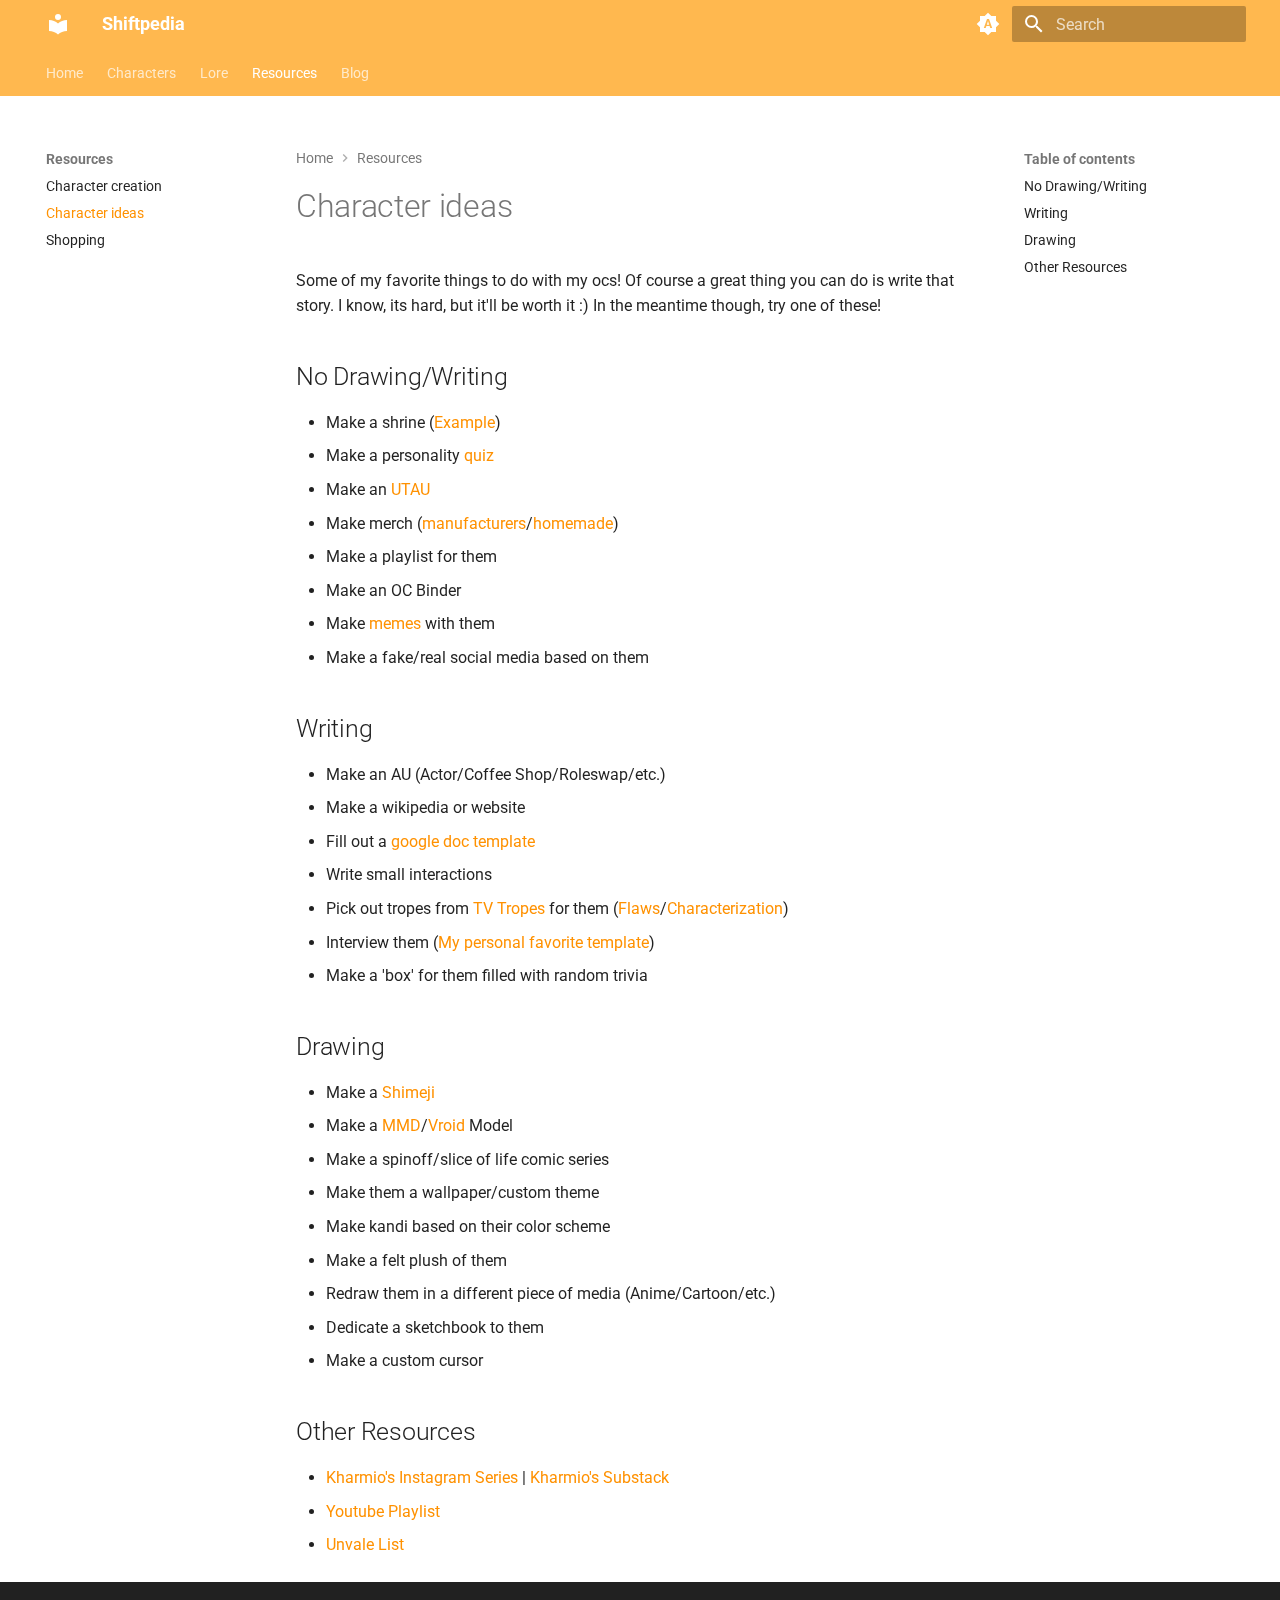
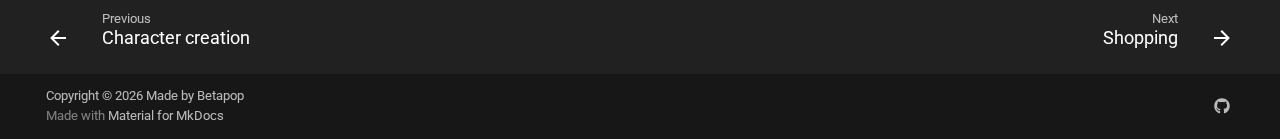
<file: Resources/Character-ideas/index.html>
<!doctype html>
<html lang="en" class="no-js">
  <head>
    
      <meta charset="utf-8">
      <meta name="viewport" content="width=device-width,initial-scale=1">
      
      
      
        <link rel="canonical" href="https://betapop.github.io/shiftpedia/Resources/Character-ideas/">
      
      
        <link rel="prev" href="../Character-creation/">
      
      
        <link rel="next" href="../Shopping/">
      
      
        
      
      
      <link rel="icon" href="../../assets/images/favicon.png">
      <meta name="generator" content="mkdocs-1.6.1, mkdocs-material-9.7.1">
    
    
      
        <title>Character ideas - Shiftpedia</title>
      
    
    
      <link rel="stylesheet" href="../../assets/stylesheets/main.484c7ddc.min.css">
      
        
        <link rel="stylesheet" href="../../assets/stylesheets/palette.ab4e12ef.min.css">
      
      


    
    
      
    
    
      
        
        
        <link rel="preconnect" href="https://fonts.gstatic.com" crossorigin>
        <link rel="stylesheet" href="https://fonts.googleapis.com/css?family=Roboto:300,300i,400,400i,700,700i%7CRoboto+Mono:400,400i,700,700i&display=fallback">
        <style>:root{--md-text-font:"Roboto";--md-code-font:"Roboto Mono"}</style>
      
    
    
      <link rel="stylesheet" href="../../stylesheets/extra.css">
    
    <script>__md_scope=new URL("../..",location),__md_hash=e=>[...e].reduce(((e,_)=>(e<<5)-e+_.charCodeAt(0)),0),__md_get=(e,_=localStorage,t=__md_scope)=>JSON.parse(_.getItem(t.pathname+"."+e)),__md_set=(e,_,t=localStorage,a=__md_scope)=>{try{t.setItem(a.pathname+"."+e,JSON.stringify(_))}catch(e){}}</script>
    
      

    
    
  </head>
  
  
    
    
      
    
    
    
    
    <body dir="ltr" data-md-color-scheme="default" data-md-color-primary="custom" data-md-color-accent="orange">
  
    
    <input class="md-toggle" data-md-toggle="drawer" type="checkbox" id="__drawer" autocomplete="off">
    <input class="md-toggle" data-md-toggle="search" type="checkbox" id="__search" autocomplete="off">
    <label class="md-overlay" for="__drawer"></label>
    <div data-md-component="skip">
      
        
        <a href="#no-drawingwriting" class="md-skip">
          Skip to content
        </a>
      
    </div>
    <div data-md-component="announce">
      
    </div>
    
    
      

<header class="md-header" data-md-component="header">
  <nav class="md-header__inner md-grid" aria-label="Header">
    <a href="../.." title="Shiftpedia" class="md-header__button md-logo" aria-label="Shiftpedia" data-md-component="logo">
      
  
  <svg xmlns="http://www.w3.org/2000/svg" viewBox="0 0 24 24"><path d="M12 8a3 3 0 0 0 3-3 3 3 0 0 0-3-3 3 3 0 0 0-3 3 3 3 0 0 0 3 3m0 3.54C9.64 9.35 6.5 8 3 8v11c3.5 0 6.64 1.35 9 3.54 2.36-2.19 5.5-3.54 9-3.54V8c-3.5 0-6.64 1.35-9 3.54"/></svg>

    </a>
    <label class="md-header__button md-icon" for="__drawer">
      
      <svg xmlns="http://www.w3.org/2000/svg" viewBox="0 0 24 24"><path d="M3 6h18v2H3zm0 5h18v2H3zm0 5h18v2H3z"/></svg>
    </label>
    <div class="md-header__title" data-md-component="header-title">
      <div class="md-header__ellipsis">
        <div class="md-header__topic">
          <span class="md-ellipsis">
            Shiftpedia
          </span>
        </div>
        <div class="md-header__topic" data-md-component="header-topic">
          <span class="md-ellipsis">
            
              Character ideas
            
          </span>
        </div>
      </div>
    </div>
    
      
        <form class="md-header__option" data-md-component="palette">
  
    
    
    
    <input class="md-option" data-md-color-media="(prefers-color-scheme)" data-md-color-scheme="default" data-md-color-primary="custom" data-md-color-accent="orange"  aria-label="Switch to light mode"  type="radio" name="__palette" id="__palette_0">
    
      <label class="md-header__button md-icon" title="Switch to light mode" for="__palette_1" hidden>
        <svg xmlns="http://www.w3.org/2000/svg" viewBox="0 0 24 24"><path d="m14.3 16-.7-2h-3.2l-.7 2H7.8L11 7h2l3.2 9zM20 8.69V4h-4.69L12 .69 8.69 4H4v4.69L.69 12 4 15.31V20h4.69L12 23.31 15.31 20H20v-4.69L23.31 12zm-9.15 3.96h2.3L12 9z"/></svg>
      </label>
    
  
    
    
    
    <input class="md-option" data-md-color-media="(prefers-color-scheme: light)" data-md-color-scheme="default" data-md-color-primary="custom" data-md-color-accent="orange"  aria-label="Switch to dark mode"  type="radio" name="__palette" id="__palette_1">
    
      <label class="md-header__button md-icon" title="Switch to dark mode" for="__palette_2" hidden>
        <svg xmlns="http://www.w3.org/2000/svg" viewBox="0 0 24 24"><path d="M12 7a5 5 0 0 1 5 5 5 5 0 0 1-5 5 5 5 0 0 1-5-5 5 5 0 0 1 5-5m0 2a3 3 0 0 0-3 3 3 3 0 0 0 3 3 3 3 0 0 0 3-3 3 3 0 0 0-3-3m0-7 2.39 3.42C13.65 5.15 12.84 5 12 5s-1.65.15-2.39.42zM3.34 7l4.16-.35A7.2 7.2 0 0 0 5.94 8.5c-.44.74-.69 1.5-.83 2.29zm.02 10 1.76-3.77a7.131 7.131 0 0 0 2.38 4.14zM20.65 7l-1.77 3.79a7.02 7.02 0 0 0-2.38-4.15zm-.01 10-4.14.36c.59-.51 1.12-1.14 1.54-1.86.42-.73.69-1.5.83-2.29zM12 22l-2.41-3.44c.74.27 1.55.44 2.41.44.82 0 1.63-.17 2.37-.44z"/></svg>
      </label>
    
  
    
    
    
    <input class="md-option" data-md-color-media="(prefers-color-scheme: dark)" data-md-color-scheme="slate" data-md-color-primary="custom" data-md-color-accent="indigo"  aria-label="Switch to system preference"  type="radio" name="__palette" id="__palette_2">
    
      <label class="md-header__button md-icon" title="Switch to system preference" for="__palette_0" hidden>
        <svg xmlns="http://www.w3.org/2000/svg" viewBox="0 0 24 24"><path d="m17.75 4.09-2.53 1.94.91 3.06-2.63-1.81-2.63 1.81.91-3.06-2.53-1.94L12.44 4l1.06-3 1.06 3zm3.5 6.91-1.64 1.25.59 1.98-1.7-1.17-1.7 1.17.59-1.98L15.75 11l2.06-.05L18.5 9l.69 1.95zm-2.28 4.95c.83-.08 1.72 1.1 1.19 1.85-.32.45-.66.87-1.08 1.27C15.17 23 8.84 23 4.94 19.07c-3.91-3.9-3.91-10.24 0-14.14.4-.4.82-.76 1.27-1.08.75-.53 1.93.36 1.85 1.19-.27 2.86.69 5.83 2.89 8.02a9.96 9.96 0 0 0 8.02 2.89m-1.64 2.02a12.08 12.08 0 0 1-7.8-3.47c-2.17-2.19-3.33-5-3.49-7.82-2.81 3.14-2.7 7.96.31 10.98 3.02 3.01 7.84 3.12 10.98.31"/></svg>
      </label>
    
  
</form>
      
    
    
      <script>var palette=__md_get("__palette");if(palette&&palette.color){if("(prefers-color-scheme)"===palette.color.media){var media=matchMedia("(prefers-color-scheme: light)"),input=document.querySelector(media.matches?"[data-md-color-media='(prefers-color-scheme: light)']":"[data-md-color-media='(prefers-color-scheme: dark)']");palette.color.media=input.getAttribute("data-md-color-media"),palette.color.scheme=input.getAttribute("data-md-color-scheme"),palette.color.primary=input.getAttribute("data-md-color-primary"),palette.color.accent=input.getAttribute("data-md-color-accent")}for(var[key,value]of Object.entries(palette.color))document.body.setAttribute("data-md-color-"+key,value)}</script>
    
    
    
      
      
        <label class="md-header__button md-icon" for="__search">
          
          <svg xmlns="http://www.w3.org/2000/svg" viewBox="0 0 24 24"><path d="M9.5 3A6.5 6.5 0 0 1 16 9.5c0 1.61-.59 3.09-1.56 4.23l.27.27h.79l5 5-1.5 1.5-5-5v-.79l-.27-.27A6.52 6.52 0 0 1 9.5 16 6.5 6.5 0 0 1 3 9.5 6.5 6.5 0 0 1 9.5 3m0 2C7 5 5 7 5 9.5S7 14 9.5 14 14 12 14 9.5 12 5 9.5 5"/></svg>
        </label>
        <div class="md-search" data-md-component="search" role="dialog">
  <label class="md-search__overlay" for="__search"></label>
  <div class="md-search__inner" role="search">
    <form class="md-search__form" name="search">
      <input type="text" class="md-search__input" name="query" aria-label="Search" placeholder="Search" autocapitalize="off" autocorrect="off" autocomplete="off" spellcheck="false" data-md-component="search-query" required>
      <label class="md-search__icon md-icon" for="__search">
        
        <svg xmlns="http://www.w3.org/2000/svg" viewBox="0 0 24 24"><path d="M9.5 3A6.5 6.5 0 0 1 16 9.5c0 1.61-.59 3.09-1.56 4.23l.27.27h.79l5 5-1.5 1.5-5-5v-.79l-.27-.27A6.52 6.52 0 0 1 9.5 16 6.5 6.5 0 0 1 3 9.5 6.5 6.5 0 0 1 9.5 3m0 2C7 5 5 7 5 9.5S7 14 9.5 14 14 12 14 9.5 12 5 9.5 5"/></svg>
        
        <svg xmlns="http://www.w3.org/2000/svg" viewBox="0 0 24 24"><path d="M20 11v2H8l5.5 5.5-1.42 1.42L4.16 12l7.92-7.92L13.5 5.5 8 11z"/></svg>
      </label>
      <nav class="md-search__options" aria-label="Search">
        
        <button type="reset" class="md-search__icon md-icon" title="Clear" aria-label="Clear" tabindex="-1">
          
          <svg xmlns="http://www.w3.org/2000/svg" viewBox="0 0 24 24"><path d="M19 6.41 17.59 5 12 10.59 6.41 5 5 6.41 10.59 12 5 17.59 6.41 19 12 13.41 17.59 19 19 17.59 13.41 12z"/></svg>
        </button>
      </nav>
      
    </form>
    <div class="md-search__output">
      <div class="md-search__scrollwrap" tabindex="0" data-md-scrollfix>
        <div class="md-search-result" data-md-component="search-result">
          <div class="md-search-result__meta">
            Initializing search
          </div>
          <ol class="md-search-result__list" role="presentation"></ol>
        </div>
      </div>
    </div>
  </div>
</div>
      
    
    
  </nav>
  
</header>
    
    <div class="md-container" data-md-component="container">
      
      
        
          
            
<nav class="md-tabs" aria-label="Tabs" data-md-component="tabs">
  <div class="md-grid">
    <ul class="md-tabs__list">
      
        
  
  
  
  
    <li class="md-tabs__item">
      <a href="../.." class="md-tabs__link">
        
  
  
    
  
  Home

      </a>
    </li>
  

      
        
  
  
  
  
    
    
      <li class="md-tabs__item">
        <a href="../../Characters/aislin-diamant/" class="md-tabs__link">
          
  
  
  Characters

        </a>
      </li>
    
  

      
        
  
  
  
  
    
    
      <li class="md-tabs__item">
        <a href="../../Lore/lore/" class="md-tabs__link">
          
  
  
  Lore

        </a>
      </li>
    
  

      
        
  
  
  
    
  
  
    
    
      <li class="md-tabs__item md-tabs__item--active">
        <a href="../Character-creation/" class="md-tabs__link">
          
  
  
  Resources

        </a>
      </li>
    
  

      
        
  
  
  
  
    
    
      <li class="md-tabs__item">
        <a href="../../blog/" class="md-tabs__link">
          
  
  
  Blog

        </a>
      </li>
    
  

      
    </ul>
  </div>
</nav>
          
        
      
      <main class="md-main" data-md-component="main">
        <div class="md-main__inner md-grid">
          
            
              
              <div class="md-sidebar md-sidebar--primary" data-md-component="sidebar" data-md-type="navigation" >
                <div class="md-sidebar__scrollwrap">
                  <div class="md-sidebar__inner">
                    


  


<nav class="md-nav md-nav--primary md-nav--lifted" aria-label="Navigation" data-md-level="0">
  <label class="md-nav__title" for="__drawer">
    <a href="../.." title="Shiftpedia" class="md-nav__button md-logo" aria-label="Shiftpedia" data-md-component="logo">
      
  
  <svg xmlns="http://www.w3.org/2000/svg" viewBox="0 0 24 24"><path d="M12 8a3 3 0 0 0 3-3 3 3 0 0 0-3-3 3 3 0 0 0-3 3 3 3 0 0 0 3 3m0 3.54C9.64 9.35 6.5 8 3 8v11c3.5 0 6.64 1.35 9 3.54 2.36-2.19 5.5-3.54 9-3.54V8c-3.5 0-6.64 1.35-9 3.54"/></svg>

    </a>
    Shiftpedia
  </label>
  
  <ul class="md-nav__list" data-md-scrollfix>
    
      
      
  
  
  
  
    <li class="md-nav__item">
      <a href="../.." class="md-nav__link">
        
  
  
  <span class="md-ellipsis">
    
  
    Home
  

    
  </span>
  
  

      </a>
    </li>
  

    
      
      
  
  
  
  
    
    
    
    
      
      
    
    
    <li class="md-nav__item md-nav__item--nested">
      
        
        
        <input class="md-nav__toggle md-toggle " type="checkbox" id="__nav_2" >
        
          
          <label class="md-nav__link" for="__nav_2" id="__nav_2_label" tabindex="0">
            
  
  
  <span class="md-ellipsis">
    
  
    Characters
  

    
  </span>
  
  

            <span class="md-nav__icon md-icon"></span>
          </label>
        
        <nav class="md-nav" data-md-level="1" aria-labelledby="__nav_2_label" aria-expanded="false">
          <label class="md-nav__title" for="__nav_2">
            <span class="md-nav__icon md-icon"></span>
            
  
    Characters
  

          </label>
          <ul class="md-nav__list" data-md-scrollfix>
            
              
                
  
  
  
  
    <li class="md-nav__item">
      <a href="../../Characters/aislin-diamant/" class="md-nav__link">
        
  
  
  <span class="md-ellipsis">
    
  
    Aislin Diamant
  

    
  </span>
  
  

      </a>
    </li>
  

              
            
              
                
  
  
  
  
    <li class="md-nav__item">
      <a href="../../Characters/ember-kreutz/" class="md-nav__link">
        
  
  
  <span class="md-ellipsis">
    
  
    Ember Kreutz
  

    
  </span>
  
  

      </a>
    </li>
  

              
            
              
                
  
  
  
  
    
    
    
    
      
      
    
    
    <li class="md-nav__item md-nav__item--nested">
      
        
        
        <input class="md-nav__toggle md-toggle " type="checkbox" id="__nav_2_3" >
        
          
          <label class="md-nav__link" for="__nav_2_3" id="__nav_2_3_label" tabindex="0">
            
  
  
  <span class="md-ellipsis">
    
  
    AU's
  

    
  </span>
  
  

            <span class="md-nav__icon md-icon"></span>
          </label>
        
        <nav class="md-nav" data-md-level="2" aria-labelledby="__nav_2_3_label" aria-expanded="false">
          <label class="md-nav__title" for="__nav_2_3">
            <span class="md-nav__icon md-icon"></span>
            
  
    AU's
  

          </label>
          <ul class="md-nav__list" data-md-scrollfix>
            
              
                
  
  
  
  
    <li class="md-nav__item">
      <a href="../../Characters/AU%27s/aislin/" class="md-nav__link">
        
  
  
  <span class="md-ellipsis">
    
  
    Aislin
  

    
  </span>
  
  

      </a>
    </li>
  

              
            
          </ul>
        </nav>
      
    </li>
  

              
            
              
                
  
  
  
  
    
    
    
    
      
      
    
    
    <li class="md-nav__item md-nav__item--nested">
      
        
        
        <input class="md-nav__toggle md-toggle " type="checkbox" id="__nav_2_4" >
        
          
          <label class="md-nav__link" for="__nav_2_4" id="__nav_2_4_label" tabindex="0">
            
  
  
  <span class="md-ellipsis">
    
  
    Gallery
  

    
  </span>
  
  

            <span class="md-nav__icon md-icon"></span>
          </label>
        
        <nav class="md-nav" data-md-level="2" aria-labelledby="__nav_2_4_label" aria-expanded="false">
          <label class="md-nav__title" for="__nav_2_4">
            <span class="md-nav__icon md-icon"></span>
            
  
    Gallery
  

          </label>
          <ul class="md-nav__list" data-md-scrollfix>
            
              
                
  
  
  
  
    <li class="md-nav__item">
      <a href="../../Characters/Gallery/aislin-gallery/" class="md-nav__link">
        
  
  
  <span class="md-ellipsis">
    
  
    Aislin gallery
  

    
  </span>
  
  

      </a>
    </li>
  

              
            
          </ul>
        </nav>
      
    </li>
  

              
            
          </ul>
        </nav>
      
    </li>
  

    
      
      
  
  
  
  
    
    
    
    
      
      
    
    
    <li class="md-nav__item md-nav__item--nested">
      
        
        
        <input class="md-nav__toggle md-toggle " type="checkbox" id="__nav_3" >
        
          
          <label class="md-nav__link" for="__nav_3" id="__nav_3_label" tabindex="0">
            
  
  
  <span class="md-ellipsis">
    
  
    Lore
  

    
  </span>
  
  

            <span class="md-nav__icon md-icon"></span>
          </label>
        
        <nav class="md-nav" data-md-level="1" aria-labelledby="__nav_3_label" aria-expanded="false">
          <label class="md-nav__title" for="__nav_3">
            <span class="md-nav__icon md-icon"></span>
            
  
    Lore
  

          </label>
          <ul class="md-nav__list" data-md-scrollfix>
            
              
                
  
  
  
  
    <li class="md-nav__item">
      <a href="../../Lore/lore/" class="md-nav__link">
        
  
  
  <span class="md-ellipsis">
    
  
    Page 2
  

    
  </span>
  
  

      </a>
    </li>
  

              
            
          </ul>
        </nav>
      
    </li>
  

    
      
      
  
  
    
  
  
  
    
    
    
    
      
        
        
      
      
    
    
    <li class="md-nav__item md-nav__item--active md-nav__item--section md-nav__item--nested">
      
        
        
        <input class="md-nav__toggle md-toggle " type="checkbox" id="__nav_4" checked>
        
          
          <label class="md-nav__link" for="__nav_4" id="__nav_4_label" tabindex="">
            
  
  
  <span class="md-ellipsis">
    
  
    Resources
  

    
  </span>
  
  

            <span class="md-nav__icon md-icon"></span>
          </label>
        
        <nav class="md-nav" data-md-level="1" aria-labelledby="__nav_4_label" aria-expanded="true">
          <label class="md-nav__title" for="__nav_4">
            <span class="md-nav__icon md-icon"></span>
            
  
    Resources
  

          </label>
          <ul class="md-nav__list" data-md-scrollfix>
            
              
                
  
  
  
  
    <li class="md-nav__item">
      <a href="../Character-creation/" class="md-nav__link">
        
  
  
  <span class="md-ellipsis">
    
  
    Character creation
  

    
  </span>
  
  

      </a>
    </li>
  

              
            
              
                
  
  
    
  
  
  
    <li class="md-nav__item md-nav__item--active">
      
      <input class="md-nav__toggle md-toggle" type="checkbox" id="__toc">
      
      
      
        <label class="md-nav__link md-nav__link--active" for="__toc">
          
  
  
  <span class="md-ellipsis">
    
  
    Character ideas
  

    
  </span>
  
  

          <span class="md-nav__icon md-icon"></span>
        </label>
      
      <a href="./" class="md-nav__link md-nav__link--active">
        
  
  
  <span class="md-ellipsis">
    
  
    Character ideas
  

    
  </span>
  
  

      </a>
      
        

<nav class="md-nav md-nav--secondary" aria-label="Table of contents">
  
  
  
  
    <label class="md-nav__title" for="__toc">
      <span class="md-nav__icon md-icon"></span>
      Table of contents
    </label>
    <ul class="md-nav__list" data-md-component="toc" data-md-scrollfix>
      
        <li class="md-nav__item">
  <a href="#no-drawingwriting" class="md-nav__link">
    <span class="md-ellipsis">
      
        No Drawing/Writing
      
    </span>
  </a>
  
</li>
      
        <li class="md-nav__item">
  <a href="#writing" class="md-nav__link">
    <span class="md-ellipsis">
      
        Writing
      
    </span>
  </a>
  
</li>
      
        <li class="md-nav__item">
  <a href="#drawing" class="md-nav__link">
    <span class="md-ellipsis">
      
        Drawing
      
    </span>
  </a>
  
</li>
      
        <li class="md-nav__item">
  <a href="#other-resources" class="md-nav__link">
    <span class="md-ellipsis">
      
        Other Resources
      
    </span>
  </a>
  
</li>
      
    </ul>
  
</nav>
      
    </li>
  

              
            
              
                
  
  
  
  
    <li class="md-nav__item">
      <a href="../Shopping/" class="md-nav__link">
        
  
  
  <span class="md-ellipsis">
    
  
    Shopping
  

    
  </span>
  
  

      </a>
    </li>
  

              
            
          </ul>
        </nav>
      
    </li>
  

    
      
      
  
  
  
  
    
    
    
    
      
      
    
    
    <li class="md-nav__item md-nav__item--nested">
      
        
        
        <input class="md-nav__toggle md-toggle " type="checkbox" id="__nav_5" >
        
          
          <label class="md-nav__link" for="__nav_5" id="__nav_5_label" tabindex="0">
            
  
  
  <span class="md-ellipsis">
    
  
    Blog
  

    
  </span>
  
  

            <span class="md-nav__icon md-icon"></span>
          </label>
        
        <nav class="md-nav" data-md-level="1" aria-labelledby="__nav_5_label" aria-expanded="false">
          <label class="md-nav__title" for="__nav_5">
            <span class="md-nav__icon md-icon"></span>
            
  
    Blog
  

          </label>
          <ul class="md-nav__list" data-md-scrollfix>
            
              
                
  
  
  
    
  
  
    <li class="md-nav__item">
      <a href="../../blog/" class="md-nav__link">
        
  
  
  <span class="md-ellipsis">
    
  
    Index
  

    
  </span>
  
  

      </a>
    </li>
  

              
            
              
                
  
  
  
  
    
    
    
    
      
      
    
    
    <li class="md-nav__item md-nav__item--nested">
      
        
        
        <input class="md-nav__toggle md-toggle " type="checkbox" id="__nav_5_2" >
        
          
          <label class="md-nav__link" for="__nav_5_2" id="__nav_5_2_label" tabindex="0">
            
  
  
  <span class="md-ellipsis">
    
  
    Archive
  

    
  </span>
  
  

            <span class="md-nav__icon md-icon"></span>
          </label>
        
        <nav class="md-nav" data-md-level="2" aria-labelledby="__nav_5_2_label" aria-expanded="false">
          <label class="md-nav__title" for="__nav_5_2">
            <span class="md-nav__icon md-icon"></span>
            
  
    Archive
  

          </label>
          <ul class="md-nav__list" data-md-scrollfix>
            
              
                
  
  
  
    
  
  
    <li class="md-nav__item">
      <a href="../../blog/archive/2026/" class="md-nav__link">
        
  
  
  <span class="md-ellipsis">
    
  
    2026
  

    
  </span>
  
  

      </a>
    </li>
  

              
            
          </ul>
        </nav>
      
    </li>
  

              
            
              
                
  
  
  
  
    
    
    
    
      
      
    
    
    <li class="md-nav__item md-nav__item--nested">
      
        
        
        <input class="md-nav__toggle md-toggle " type="checkbox" id="__nav_5_3" >
        
          
          <label class="md-nav__link" for="__nav_5_3" id="__nav_5_3_label" tabindex="0">
            
  
  
  <span class="md-ellipsis">
    
  
    Categories
  

    
  </span>
  
  

            <span class="md-nav__icon md-icon"></span>
          </label>
        
        <nav class="md-nav" data-md-level="2" aria-labelledby="__nav_5_3_label" aria-expanded="false">
          <label class="md-nav__title" for="__nav_5_3">
            <span class="md-nav__icon md-icon"></span>
            
  
    Categories
  

          </label>
          <ul class="md-nav__list" data-md-scrollfix>
            
              
                
  
  
  
    
  
  
    <li class="md-nav__item">
      <a href="../../blog/category/announcements/" class="md-nav__link">
        
  
  
  <span class="md-ellipsis">
    
  
    Announcements
  

    
  </span>
  
  

      </a>
    </li>
  

              
            
          </ul>
        </nav>
      
    </li>
  

              
            
          </ul>
        </nav>
      
    </li>
  

    
  </ul>
</nav>
                  </div>
                </div>
              </div>
            
            
              
              <div class="md-sidebar md-sidebar--secondary" data-md-component="sidebar" data-md-type="toc" >
                <div class="md-sidebar__scrollwrap">
                  <div class="md-sidebar__inner">
                    

<nav class="md-nav md-nav--secondary" aria-label="Table of contents">
  
  
  
  
    <label class="md-nav__title" for="__toc">
      <span class="md-nav__icon md-icon"></span>
      Table of contents
    </label>
    <ul class="md-nav__list" data-md-component="toc" data-md-scrollfix>
      
        <li class="md-nav__item">
  <a href="#no-drawingwriting" class="md-nav__link">
    <span class="md-ellipsis">
      
        No Drawing/Writing
      
    </span>
  </a>
  
</li>
      
        <li class="md-nav__item">
  <a href="#writing" class="md-nav__link">
    <span class="md-ellipsis">
      
        Writing
      
    </span>
  </a>
  
</li>
      
        <li class="md-nav__item">
  <a href="#drawing" class="md-nav__link">
    <span class="md-ellipsis">
      
        Drawing
      
    </span>
  </a>
  
</li>
      
        <li class="md-nav__item">
  <a href="#other-resources" class="md-nav__link">
    <span class="md-ellipsis">
      
        Other Resources
      
    </span>
  </a>
  
</li>
      
    </ul>
  
</nav>
                  </div>
                </div>
              </div>
            
          
          
            <div class="md-content" data-md-component="content">
              
                



  


  <nav class="md-path" aria-label="Navigation" >
    <ol class="md-path__list">
      
        
  
  
    <li class="md-path__item">
      <a href="../.." class="md-path__link">
        
  <span class="md-ellipsis">
    Home
  </span>

      </a>
    </li>
  

      
      
        
  
  
    
    
      <li class="md-path__item">
        <a href="../Character-creation/" class="md-path__link">
          
  <span class="md-ellipsis">
    Resources
  </span>

        </a>
      </li>
    
  

      
    </ol>
  </nav>

              
              <article class="md-content__inner md-typeset">
                
                  



  <h1>Character ideas</h1>

<p>Some of my favorite things to do with my ocs! Of course a great thing you can do is write that story. I know, its hard, but it'll be worth it :) In the meantime though, try one of these!</p>
<h2 id="no-drawingwriting">No Drawing/Writing</h2>
<ul>
<li>Make a shrine (<a href="https://www.pinterest.com/search/pins/?q=oc%20shrine&amp;rs=typed">Example</a>)</li>
<li>Make a personality <a href="https://uquiz.com/quiz-maker">quiz</a></li>
<li>Make an <a href="https://utau.fandom.com/wiki/UTAU_wiki">UTAU</a></li>
<li>Make merch (<a href="http://127.0.0.1:8000/shiftpedia/Resources/Shopping/#manufacturers">manufacturers</a>/<a href="#">homemade</a>)</li>
<li>Make a playlist for them</li>
<li>Make an OC Binder</li>
<li>Make <a href="https://www.pinterest.com/search/pins/?q=meme%20template&amp;rs=typed">memes</a> with them</li>
<li>Make a fake/real social media based on them</li>
</ul>
<h2 id="writing">Writing</h2>
<ul>
<li>Make an AU (Actor/Coffee Shop/Roleswap/etc.)</li>
<li>Make a wikipedia or website</li>
<li>Fill out a <a href="https://www.tumblr.com/tagged/google%20docs%20template">google doc template</a></li>
<li>Write small interactions</li>
<li>Pick out tropes from <a href="https://tvtropes.org/">TV Tropes</a> for them (<a href="https://tvtropes.org/pmwiki/pmwiki.php/Main/CharacterFlawIndex">Flaws</a>/<a href="https://tvtropes.org/pmwiki/pmwiki.php/Main/CharacterizationTropes">Characterization</a>)</li>
<li>Interview them (<a href="https://www.rpnation.com/threads/hyperspecific-character-questions-for-your-entertainment.523119/">My personal favorite template</a>)</li>
<li>Make a 'box' for them filled with random trivia</li>
</ul>
<h2 id="drawing">Drawing</h2>
<ul>
<li>Make a <a href="https://kilkakon.com/shimeji/">Shimeji</a></li>
<li>Make a <a href="https://learnmmd.com/downloads/">MMD</a>/<a href="https://vroid.com/en/studio">Vroid</a> Model</li>
<li>Make a spinoff/slice of life comic series</li>
<li>Make them a wallpaper/custom theme</li>
<li>Make kandi based on their color scheme</li>
<li>Make a felt plush of them</li>
<li>Redraw them in a different piece of media (Anime/Cartoon/etc.)</li>
<li>Dedicate a sketchbook to them</li>
<li>Make a custom cursor</li>
</ul>
<h2 id="other-resources">Other Resources</h2>
<ul>
<li><a href="https://www.instagram.com/kharmio_/?hl=en">Kharmio's Instagram Series</a> | <a href="https://substack.com/home/post/p-181811258">Kharmio's Substack</a></li>
<li><a href="https://youtube.com/playlist?list=PLUllhR857S2o8zY94Bs1CC1Ykv34b8NO3&amp;si=skTKmSBFVAph0VQi">Youtube Playlist</a></li>
<li><a href="https://unvale.io/character/1ea9c088-090f-4456-bffb-3a4eea9485e4">Unvale List</a></li>
</ul>












                
              </article>
            </div>
          
          
  <script>var tabs=__md_get("__tabs");if(Array.isArray(tabs))e:for(var set of document.querySelectorAll(".tabbed-set")){var labels=set.querySelector(".tabbed-labels");for(var tab of tabs)for(var label of labels.getElementsByTagName("label"))if(label.innerText.trim()===tab){var input=document.getElementById(label.htmlFor);input.checked=!0;continue e}}</script>

<script>var target=document.getElementById(location.hash.slice(1));target&&target.name&&(target.checked=target.name.startsWith("__tabbed_"))</script>
        </div>
        
      </main>
      
        <footer class="md-footer">
  
    
      
      <nav class="md-footer__inner md-grid" aria-label="Footer" >
        
          
          <a href="../Character-creation/" class="md-footer__link md-footer__link--prev" aria-label="Previous: Character creation">
            <div class="md-footer__button md-icon">
              
              <svg xmlns="http://www.w3.org/2000/svg" viewBox="0 0 24 24"><path d="M20 11v2H8l5.5 5.5-1.42 1.42L4.16 12l7.92-7.92L13.5 5.5 8 11z"/></svg>
            </div>
            <div class="md-footer__title">
              <span class="md-footer__direction">
                Previous
              </span>
              <div class="md-ellipsis">
                Character creation
              </div>
            </div>
          </a>
        
        
          
          <a href="../Shopping/" class="md-footer__link md-footer__link--next" aria-label="Next: Shopping">
            <div class="md-footer__title">
              <span class="md-footer__direction">
                Next
              </span>
              <div class="md-ellipsis">
                Shopping
              </div>
            </div>
            <div class="md-footer__button md-icon">
              
              <svg xmlns="http://www.w3.org/2000/svg" viewBox="0 0 24 24"><path d="M4 11v2h12l-5.5 5.5 1.42 1.42L19.84 12l-7.92-7.92L10.5 5.5 16 11z"/></svg>
            </div>
          </a>
        
      </nav>
    
  
  <div class="md-footer-meta md-typeset">
    <div class="md-footer-meta__inner md-grid">
      <div class="md-copyright">
  
    <div class="md-copyright__highlight">
      Copyright &copy; 2026 Made by Betapop
    </div>
  
  
    Made with
    <a href="https://squidfunk.github.io/mkdocs-material/" target="_blank" rel="noopener">
      Material for MkDocs
    </a>
  
</div>
      
        
<div class="md-social">
  
    
    
    
    
      
      
    
    <a href="https://github.com/betapop/shiftpedia" target="_blank" rel="noopener" title="github.com" class="md-social__link">
      <svg xmlns="http://www.w3.org/2000/svg" viewBox="0 0 512 512"><!--! Font Awesome Free 7.1.0 by @fontawesome - https://fontawesome.com License - https://fontawesome.com/license/free (Icons: CC BY 4.0, Fonts: SIL OFL 1.1, Code: MIT License) Copyright 2025 Fonticons, Inc.--><path d="M173.9 397.4c0 2-2.3 3.6-5.2 3.6-3.3.3-5.6-1.3-5.6-3.6 0-2 2.3-3.6 5.2-3.6 3-.3 5.6 1.3 5.6 3.6m-31.1-4.5c-.7 2 1.3 4.3 4.3 4.9 2.6 1 5.6 0 6.2-2s-1.3-4.3-4.3-5.2c-2.6-.7-5.5.3-6.2 2.3m44.2-1.7c-2.9.7-4.9 2.6-4.6 4.9.3 2 2.9 3.3 5.9 2.6 2.9-.7 4.9-2.6 4.6-4.6-.3-1.9-3-3.2-5.9-2.9M252.8 8C114.1 8 8 113.3 8 252c0 110.9 69.8 205.8 169.5 239.2 12.8 2.3 17.3-5.6 17.3-12.1 0-6.2-.3-40.4-.3-61.4 0 0-70 15-84.7-29.8 0 0-11.4-29.1-27.8-36.6 0 0-22.9-15.7 1.6-15.4 0 0 24.9 2 38.6 25.8 21.9 38.6 58.6 27.5 72.9 20.9 2.3-16 8.8-27.1 16-33.7-55.9-6.2-112.3-14.3-112.3-110.5 0-27.5 7.6-41.3 23.6-58.9-2.6-6.5-11.1-33.3 2.6-67.9 20.9-6.5 69 27 69 27 20-5.6 41.5-8.5 62.8-8.5s42.8 2.9 62.8 8.5c0 0 48.1-33.6 69-27 13.7 34.7 5.2 61.4 2.6 67.9 16 17.7 25.8 31.5 25.8 58.9 0 96.5-58.9 104.2-114.8 110.5 9.2 7.9 17 22.9 17 46.4 0 33.7-.3 75.4-.3 83.6 0 6.5 4.6 14.4 17.3 12.1C436.2 457.8 504 362.9 504 252 504 113.3 391.5 8 252.8 8M105.2 352.9c-1.3 1-1 3.3.7 5.2 1.6 1.6 3.9 2.3 5.2 1 1.3-1 1-3.3-.7-5.2-1.6-1.6-3.9-2.3-5.2-1m-10.8-8.1c-.7 1.3.3 2.9 2.3 3.9 1.6 1 3.6.7 4.3-.7.7-1.3-.3-2.9-2.3-3.9-2-.6-3.6-.3-4.3.7m32.4 35.6c-1.6 1.3-1 4.3 1.3 6.2 2.3 2.3 5.2 2.6 6.5 1 1.3-1.3.7-4.3-1.3-6.2-2.2-2.3-5.2-2.6-6.5-1m-11.4-14.7c-1.6 1-1.6 3.6 0 5.9s4.3 3.3 5.6 2.3c1.6-1.3 1.6-3.9 0-6.2-1.4-2.3-4-3.3-5.6-2"/></svg>
    </a>
  
</div>
      
    </div>
  </div>
</footer>
      
    </div>
    <div class="md-dialog" data-md-component="dialog">
      <div class="md-dialog__inner md-typeset"></div>
    </div>
    
    
    
      
      
      <script id="__config" type="application/json">{"annotate": null, "base": "../..", "features": ["navigation.instant", "navigation.tabs", "navigation.footer", "content.tooltips", "navigation.path", "content.tabs.link"], "search": "../../assets/javascripts/workers/search.2c215733.min.js", "tags": null, "translations": {"clipboard.copied": "Copied to clipboard", "clipboard.copy": "Copy to clipboard", "search.result.more.one": "1 more on this page", "search.result.more.other": "# more on this page", "search.result.none": "No matching documents", "search.result.one": "1 matching document", "search.result.other": "# matching documents", "search.result.placeholder": "Type to start searching", "search.result.term.missing": "Missing", "select.version": "Select version"}, "version": null}</script>
    
    
      <script src="../../assets/javascripts/bundle.79ae519e.min.js"></script>
      
    
  </body>
</html>
</file>
<file: stylesheets/extra.css>
:root>* {
    --md-primary-fg-color: #ffb84f;
}

[data-md-color-scheme="slate"] {
    --md-primary-fg-color: #18181a;
    --md-accent-fg-color: #ffb84f;
}

.md-nav__item .md-nav__link--active,
.md-nav__item .md-nav__link--active code {
    color: var(--md-accent-fg-color)
}

.md-typeset a {
    color: var(--md-accent-fg-color);
    word-break: break-word
}

.md-meta__link {
    color: var(--md-accent-fg-color)
}

.md-typeset .md-button {
    color: var(--md-accent-fg-color);
}
</file>
<file: assets/stylesheets/main.484c7ddc.min.css>
@charset "UTF-8";html{-webkit-text-size-adjust:none;-moz-text-size-adjust:none;text-size-adjust:none;box-sizing:border-box}*,:after,:before{box-sizing:inherit}@media (prefers-reduced-motion){*,:after,:before{transition:none!important}}body{margin:0}a,button,input,label{-webkit-tap-highlight-color:transparent}a{color:inherit;text-decoration:none}hr{border:0;box-sizing:initial;display:block;height:.05rem;overflow:visible;padding:0}small{font-size:80%}sub,sup{line-height:1em}img{border-style:none}table{border-collapse:initial;border-spacing:0}td,th{font-weight:400;vertical-align:top}button{background:#0000;border:0;font-family:inherit;font-size:inherit;margin:0;padding:0}input{border:0;outline:none}:root{--md-primary-fg-color:#4051b5;--md-primary-fg-color--light:#5d6cc0;--md-primary-fg-color--dark:#303fa1;--md-primary-bg-color:#fff;--md-primary-bg-color--light:#ffffffb3;--md-accent-fg-color:#526cfe;--md-accent-fg-color--transparent:#526cfe1a;--md-accent-bg-color:#fff;--md-accent-bg-color--light:#ffffffb3}[data-md-color-scheme=default]{color-scheme:light}[data-md-color-scheme=default] img[src$="#gh-dark-mode-only"],[data-md-color-scheme=default] img[src$="#only-dark"]{display:none}:root,[data-md-color-scheme=default]{--md-hue:225deg;--md-default-fg-color:#000000de;--md-default-fg-color--light:#0000008a;--md-default-fg-color--lighter:#00000052;--md-default-fg-color--lightest:#00000012;--md-default-bg-color:#fff;--md-default-bg-color--light:#ffffffb3;--md-default-bg-color--lighter:#ffffff4d;--md-default-bg-color--lightest:#ffffff1f;--md-code-fg-color:#36464e;--md-code-bg-color:#f5f5f5;--md-code-bg-color--light:#f5f5f5b3;--md-code-bg-color--lighter:#f5f5f54d;--md-code-hl-color:#4287ff;--md-code-hl-color--light:#4287ff1a;--md-code-hl-number-color:#d52a2a;--md-code-hl-special-color:#db1457;--md-code-hl-function-color:#a846b9;--md-code-hl-constant-color:#6e59d9;--md-code-hl-keyword-color:#3f6ec6;--md-code-hl-string-color:#1c7d4d;--md-code-hl-name-color:var(--md-code-fg-color);--md-code-hl-operator-color:var(--md-default-fg-color--light);--md-code-hl-punctuation-color:var(--md-default-fg-color--light);--md-code-hl-comment-color:var(--md-default-fg-color--light);--md-code-hl-generic-color:var(--md-default-fg-color--light);--md-code-hl-variable-color:var(--md-default-fg-color--light);--md-typeset-color:var(--md-default-fg-color);--md-typeset-a-color:var(--md-primary-fg-color);--md-typeset-del-color:#f5503d26;--md-typeset-ins-color:#0bd57026;--md-typeset-kbd-color:#fafafa;--md-typeset-kbd-accent-color:#fff;--md-typeset-kbd-border-color:#b8b8b8;--md-typeset-mark-color:#ffff0080;--md-typeset-table-color:#0000001f;--md-typeset-table-color--light:rgba(0,0,0,.035);--md-admonition-fg-color:var(--md-default-fg-color);--md-admonition-bg-color:var(--md-default-bg-color);--md-warning-fg-color:#000000de;--md-warning-bg-color:#ff9;--md-footer-fg-color:#fff;--md-footer-fg-color--light:#ffffffb3;--md-footer-fg-color--lighter:#ffffff73;--md-footer-bg-color:#000000de;--md-footer-bg-color--dark:#00000052;--md-shadow-z1:0 0.2rem 0.5rem #0000000d,0 0 0.05rem #0000001a;--md-shadow-z2:0 0.2rem 0.5rem #0000001a,0 0 0.05rem #00000040;--md-shadow-z3:0 0.2rem 0.5rem #0003,0 0 0.05rem #00000059}.md-icon svg{fill:currentcolor;display:block;height:1.2rem;width:1.2rem}body{-webkit-font-smoothing:antialiased;-moz-osx-font-smoothing:grayscale;--md-text-font-family:var(--md-text-font,_),-apple-system,BlinkMacSystemFont,Helvetica,Arial,sans-serif;--md-code-font-family:var(--md-code-font,_),SFMono-Regular,Consolas,Menlo,monospace}aside,body,input{font-feature-settings:"kern","liga";color:var(--md-typeset-color);font-family:var(--md-text-font-family)}code,kbd,pre{font-feature-settings:"kern";font-family:var(--md-code-font-family)}:root{--md-typeset-table-sort-icon:url('data:image/svg+xml;charset=utf-8,<svg xmlns="http://www.w3.org/2000/svg" viewBox="0 0 24 24"><path d="m18 21-4-4h3V7h-3l4-4 4 4h-3v10h3M2 19v-2h10v2M2 13v-2h7v2M2 7V5h4v2z"/></svg>');--md-typeset-table-sort-icon--asc:url('data:image/svg+xml;charset=utf-8,<svg xmlns="http://www.w3.org/2000/svg" viewBox="0 0 24 24"><path d="M19 17h3l-4 4-4-4h3V3h2M2 17h10v2H2M6 5v2H2V5m0 6h7v2H2z"/></svg>');--md-typeset-table-sort-icon--desc:url('data:image/svg+xml;charset=utf-8,<svg xmlns="http://www.w3.org/2000/svg" viewBox="0 0 24 24"><path d="M19 7h3l-4-4-4 4h3v14h2M2 17h10v2H2M6 5v2H2V5m0 6h7v2H2z"/></svg>')}.md-typeset{-webkit-print-color-adjust:exact;color-adjust:exact;font-size:.8rem;line-height:1.6;overflow-wrap:break-word}@media print{.md-typeset{font-size:.68rem}}.md-typeset blockquote,.md-typeset dl,.md-typeset figure,.md-typeset ol,.md-typeset pre,.md-typeset ul{margin-bottom:1em;margin-top:1em}.md-typeset h1{color:var(--md-default-fg-color--light);font-size:2em;line-height:1.3;margin:0 0 1.25em}.md-typeset h1,.md-typeset h2{font-weight:300;letter-spacing:-.01em}.md-typeset h2{font-size:1.5625em;line-height:1.4;margin:1.6em 0 .64em}.md-typeset h3{font-size:1.25em;font-weight:400;letter-spacing:-.01em;line-height:1.5;margin:1.6em 0 .8em}.md-typeset h2+h3{margin-top:.8em}.md-typeset h4{font-weight:700;letter-spacing:-.01em;margin:1em 0}.md-typeset h5,.md-typeset h6{color:var(--md-default-fg-color--light);font-size:.8em;font-weight:700;letter-spacing:-.01em;margin:1.25em 0}.md-typeset h5{text-transform:uppercase}.md-typeset h5 code{text-transform:none}.md-typeset hr{border-bottom:.05rem solid var(--md-default-fg-color--lightest);display:flow-root;margin:1.5em 0}.md-typeset a{color:var(--md-typeset-a-color);word-break:break-word}.md-typeset a,.md-typeset a:before{transition:color 125ms}.md-typeset a:focus,.md-typeset a:hover{color:var(--md-accent-fg-color)}.md-typeset a:focus code,.md-typeset a:hover code{background-color:var(--md-accent-fg-color--transparent);color:var(--md-accent-fg-color)}.md-typeset a code{color:var(--md-typeset-a-color)}.md-typeset a.focus-visible{outline-color:var(--md-accent-fg-color);outline-offset:.2rem}.md-typeset code,.md-typeset kbd,.md-typeset pre{color:var(--md-code-fg-color);direction:ltr;font-variant-ligatures:none;transition:background-color 125ms}@media print{.md-typeset code,.md-typeset kbd,.md-typeset pre{white-space:pre-wrap}}.md-typeset code{background-color:var(--md-code-bg-color);border-radius:.1rem;-webkit-box-decoration-break:clone;box-decoration-break:clone;font-size:.85em;padding:0 .2941176471em;transition:color 125ms,background-color 125ms;word-break:break-word}.md-typeset code:not(.focus-visible){-webkit-tap-highlight-color:transparent;outline:none}.md-typeset pre{display:flow-root;line-height:1.4;position:relative}.md-typeset pre>code{-webkit-box-decoration-break:slice;box-decoration-break:slice;box-shadow:none;display:block;margin:0;outline-color:var(--md-accent-fg-color);overflow:auto;padding:.7720588235em 1.1764705882em;scrollbar-color:var(--md-default-fg-color--lighter) #0000;scrollbar-width:thin;touch-action:auto;word-break:normal}.md-typeset pre>code:hover{scrollbar-color:var(--md-accent-fg-color) #0000}.md-typeset pre>code::-webkit-scrollbar{height:.2rem;width:.2rem}.md-typeset pre>code::-webkit-scrollbar-thumb{background-color:var(--md-default-fg-color--lighter)}.md-typeset pre>code::-webkit-scrollbar-thumb:hover{background-color:var(--md-accent-fg-color)}.md-typeset kbd{background-color:var(--md-typeset-kbd-color);border-radius:.1rem;box-shadow:0 .1rem 0 .05rem var(--md-typeset-kbd-border-color),0 .1rem 0 var(--md-typeset-kbd-border-color),0 -.1rem .2rem var(--md-typeset-kbd-accent-color) inset;color:var(--md-default-fg-color);display:inline-block;font-size:.75em;padding:0 .6666666667em;vertical-align:text-top;word-break:break-word}.md-typeset mark{background-color:var(--md-typeset-mark-color);-webkit-box-decoration-break:clone;box-decoration-break:clone;color:inherit;word-break:break-word}.md-typeset abbr{cursor:help;text-decoration:none}.md-typeset [data-preview],.md-typeset abbr{border-bottom:.05rem dotted var(--md-default-fg-color--light)}.md-typeset small{opacity:.75}[dir=ltr] .md-typeset sub,[dir=ltr] .md-typeset sup{margin-left:.078125em}[dir=rtl] .md-typeset sub,[dir=rtl] .md-typeset sup{margin-right:.078125em}[dir=ltr] .md-typeset blockquote{padding-left:.6rem}[dir=rtl] .md-typeset blockquote{padding-right:.6rem}[dir=ltr] .md-typeset blockquote{border-left:.2rem solid var(--md-default-fg-color--lighter)}[dir=rtl] .md-typeset blockquote{border-right:.2rem solid var(--md-default-fg-color--lighter)}.md-typeset blockquote{color:var(--md-default-fg-color--light);margin-left:0;margin-right:0}.md-typeset ul{list-style-type:disc}.md-typeset ul[type]{list-style-type:revert-layer}[dir=ltr] .md-typeset ol,[dir=ltr] .md-typeset ul{margin-left:.625em}[dir=rtl] .md-typeset ol,[dir=rtl] .md-typeset ul{margin-right:.625em}.md-typeset ol,.md-typeset ul{padding:0}.md-typeset ol:not([hidden]),.md-typeset ul:not([hidden]){display:flow-root}.md-typeset ol ol,.md-typeset ul ol{list-style-type:lower-alpha}.md-typeset ol ol ol,.md-typeset ul ol ol{list-style-type:lower-roman}.md-typeset ol ol ol ol,.md-typeset ul ol ol ol{list-style-type:upper-alpha}.md-typeset ol ol ol ol ol,.md-typeset ul ol ol ol ol{list-style-type:upper-roman}.md-typeset ol[type],.md-typeset ul[type]{list-style-type:revert-layer}[dir=ltr] .md-typeset ol li,[dir=ltr] .md-typeset ul li{margin-left:1.25em}[dir=rtl] .md-typeset ol li,[dir=rtl] .md-typeset ul li{margin-right:1.25em}.md-typeset ol li,.md-typeset ul li{margin-bottom:.5em}.md-typeset ol li blockquote,.md-typeset ol li p,.md-typeset ul li blockquote,.md-typeset ul li p{margin:.5em 0}.md-typeset ol li:last-child,.md-typeset ul li:last-child{margin-bottom:0}[dir=ltr] .md-typeset ol li ol,[dir=ltr] .md-typeset ol li ul,[dir=ltr] .md-typeset ul li ol,[dir=ltr] .md-typeset ul li ul{margin-left:.625em}[dir=rtl] .md-typeset ol li ol,[dir=rtl] .md-typeset ol li ul,[dir=rtl] .md-typeset ul li ol,[dir=rtl] .md-typeset ul li ul{margin-right:.625em}.md-typeset ol li ol,.md-typeset ol li ul,.md-typeset ul li ol,.md-typeset ul li ul{margin-bottom:.5em;margin-top:.5em}[dir=ltr] .md-typeset dd{margin-left:1.875em}[dir=rtl] .md-typeset dd{margin-right:1.875em}.md-typeset dd{margin-bottom:1.5em;margin-top:1em}.md-typeset img,.md-typeset svg,.md-typeset video{height:auto;max-width:100%}.md-typeset img[align=left]{margin:1em 1em 1em 0}.md-typeset img[align=right]{margin:1em 0 1em 1em}.md-typeset img[align]:only-child{margin-top:0}.md-typeset figure{display:flow-root;margin:1em auto;max-width:100%;text-align:center;width:fit-content}.md-typeset figure img{display:block;margin:0 auto}.md-typeset figcaption{font-style:italic;margin:1em auto;max-width:24rem}.md-typeset iframe{max-width:100%}.md-typeset table:not([class]){background-color:var(--md-default-bg-color);border:.05rem solid var(--md-typeset-table-color);border-radius:.1rem;display:inline-block;font-size:.64rem;max-width:100%;overflow:auto;touch-action:auto}@media print{.md-typeset table:not([class]){display:table}}.md-typeset table:not([class])+*{margin-top:1.5em}.md-typeset table:not([class]) td>:first-child,.md-typeset table:not([class]) th>:first-child{margin-top:0}.md-typeset table:not([class]) td>:last-child,.md-typeset table:not([class]) th>:last-child{margin-bottom:0}.md-typeset table:not([class]) td:not([align]),.md-typeset table:not([class]) th:not([align]){text-align:left}[dir=rtl] .md-typeset table:not([class]) td:not([align]),[dir=rtl] .md-typeset table:not([class]) th:not([align]){text-align:right}.md-typeset table:not([class]) th{font-weight:700;min-width:5rem;padding:.9375em 1.25em;vertical-align:top}.md-typeset table:not([class]) td{border-top:.05rem solid var(--md-typeset-table-color);padding:.9375em 1.25em;vertical-align:top}.md-typeset table:not([class]) tbody tr{transition:background-color 125ms}.md-typeset table:not([class]) tbody tr:hover{background-color:var(--md-typeset-table-color--light);box-shadow:0 .05rem 0 var(--md-default-bg-color) inset}.md-typeset table:not([class]) a{word-break:normal}.md-typeset table th[role=columnheader]{cursor:pointer}[dir=ltr] .md-typeset table th[role=columnheader]:after{margin-left:.5em}[dir=rtl] .md-typeset table th[role=columnheader]:after{margin-right:.5em}.md-typeset table th[role=columnheader]:after{content:"";display:inline-block;height:1.2em;-webkit-mask-image:var(--md-typeset-table-sort-icon);mask-image:var(--md-typeset-table-sort-icon);-webkit-mask-repeat:no-repeat;mask-repeat:no-repeat;-webkit-mask-size:contain;mask-size:contain;transition:background-color 125ms;vertical-align:text-bottom;width:1.2em}.md-typeset table th[role=columnheader]:hover:after{background-color:var(--md-default-fg-color--lighter)}.md-typeset table th[role=columnheader][aria-sort=ascending]:after{background-color:var(--md-default-fg-color--light);-webkit-mask-image:var(--md-typeset-table-sort-icon--asc);mask-image:var(--md-typeset-table-sort-icon--asc)}.md-typeset table th[role=columnheader][aria-sort=descending]:after{background-color:var(--md-default-fg-color--light);-webkit-mask-image:var(--md-typeset-table-sort-icon--desc);mask-image:var(--md-typeset-table-sort-icon--desc)}.md-typeset__scrollwrap{margin:1em -.8rem;overflow-x:auto;touch-action:auto}.md-typeset__table{display:inline-block;margin-bottom:.5em;padding:0 .8rem}@media print{.md-typeset__table{display:block}}html .md-typeset__table table{display:table;margin:0;overflow:hidden;width:100%}@media screen and (max-width:44.984375em){.md-content__inner>pre{margin:1em -.8rem}.md-content__inner>pre code{border-radius:0}}.md-typeset .md-author{border-radius:100%;display:block;flex-shrink:0;height:1.6rem;overflow:hidden;position:relative;transition:color 125ms,transform 125ms;width:1.6rem}.md-typeset .md-author img{display:block}.md-typeset .md-author--more{background:var(--md-default-fg-color--lightest);color:var(--md-default-fg-color--lighter);font-size:.6rem;font-weight:700;line-height:1.6rem;text-align:center}.md-typeset .md-author--long{height:2.4rem;width:2.4rem}.md-typeset a.md-author{transform:scale(1)}.md-typeset a.md-author img{border-radius:100%;filter:grayscale(100%) opacity(75%);transition:filter 125ms}.md-typeset a.md-author:focus,.md-typeset a.md-author:hover{transform:scale(1.1);z-index:1}.md-typeset a.md-author:focus img,.md-typeset a.md-author:hover img{filter:grayscale(0)}.md-banner{background-color:var(--md-footer-bg-color);color:var(--md-footer-fg-color);overflow:auto}@media print{.md-banner{display:none}}.md-banner--warning{background-color:var(--md-warning-bg-color);color:var(--md-warning-fg-color)}.md-banner__inner{font-size:.7rem;margin:.6rem auto;padding:0 .8rem}[dir=ltr] .md-banner__button{float:right}[dir=rtl] .md-banner__button{float:left}.md-banner__button{color:inherit;cursor:pointer;transition:opacity .25s}.no-js .md-banner__button{display:none}.md-banner__button:hover{opacity:.7}html{font-size:125%;height:100%;overflow-x:hidden}@media screen and (min-width:100em){html{font-size:137.5%}}@media screen and (min-width:125em){html{font-size:150%}}body{background-color:var(--md-default-bg-color);display:flex;flex-direction:column;font-size:.5rem;min-height:100%;position:relative;width:100%}@media print{body{display:block}}@media screen and (max-width:59.984375em){body[data-md-scrolllock]{position:fixed}}.md-grid{margin-left:auto;margin-right:auto;max-width:61rem}.md-container{display:flex;flex-direction:column;flex-grow:1}@media print{.md-container{display:block}}.md-main{flex-grow:1}.md-main__inner{display:flex;height:100%;margin-top:1.5rem}.md-ellipsis{overflow:hidden;text-overflow:ellipsis}.md-toggle{display:none}.md-option{height:0;opacity:0;position:absolute;width:0}.md-option:checked+label:not([hidden]){display:block}.md-option.focus-visible+label{outline-color:var(--md-accent-fg-color);outline-style:auto}.md-skip{background-color:var(--md-default-fg-color);border-radius:.1rem;color:var(--md-default-bg-color);font-size:.64rem;margin:.5rem;opacity:0;outline-color:var(--md-accent-fg-color);padding:.3rem .5rem;position:fixed;transform:translateY(.4rem);z-index:-1}.md-skip:focus{opacity:1;transform:translateY(0);transition:transform .25s cubic-bezier(.4,0,.2,1),opacity 175ms 75ms;z-index:10}@page{margin:25mm}:root{--md-clipboard-icon:url('data:image/svg+xml;charset=utf-8,<svg xmlns="http://www.w3.org/2000/svg" viewBox="0 0 24 24"><path d="M19 21H8V7h11m0-2H8a2 2 0 0 0-2 2v14a2 2 0 0 0 2 2h11a2 2 0 0 0 2-2V7a2 2 0 0 0-2-2m-3-4H4a2 2 0 0 0-2 2v14h2V3h12z"/></svg>')}.md-clipboard{border-radius:.1rem;color:var(--md-default-fg-color--lightest);cursor:pointer;height:1.5em;outline-color:var(--md-accent-fg-color);outline-offset:.1rem;transition:color .25s;width:1.5em;z-index:1}@media print{.md-clipboard{display:none}}.md-clipboard:not(.focus-visible){-webkit-tap-highlight-color:transparent;outline:none}:hover>.md-clipboard{color:var(--md-default-fg-color--light)}.md-clipboard:focus,.md-clipboard:hover{color:var(--md-accent-fg-color)}.md-clipboard:after{background-color:currentcolor;content:"";display:block;height:1.125em;margin:0 auto;-webkit-mask-image:var(--md-clipboard-icon);mask-image:var(--md-clipboard-icon);-webkit-mask-position:center;mask-position:center;-webkit-mask-repeat:no-repeat;mask-repeat:no-repeat;-webkit-mask-size:contain;mask-size:contain;width:1.125em}.md-clipboard--inline{cursor:pointer}.md-clipboard--inline code{transition:color .25s,background-color .25s}.md-clipboard--inline:focus code,.md-clipboard--inline:hover code{background-color:var(--md-accent-fg-color--transparent);color:var(--md-accent-fg-color)}:root{--md-code-select-icon:url('data:image/svg+xml;charset=utf-8,<svg xmlns="http://www.w3.org/2000/svg" viewBox="0 0 24 24"><path d="M19 19h-4v2h4c1.1 0 2-.9 2-2v-4h-2m0-12h-4v2h4v4h2V5c0-1.1-.9-2-2-2M5 5h4V3H5c-1.1 0-2 .9-2 2v4h2m0 6H3v4c0 1.1.9 2 2 2h4v-2H5zm2-4h2v2H7zm4 0h2v2h-2zm4 0h2v2h-2zM7 7h2v2H7zm4 0h2v2h-2zm4 0h2v2h-2zm-8 8h2v2H7zm4 0h2v2h-2zm4 0h2v2h-2z"/></svg>');--md-code-copy-icon:url('data:image/svg+xml;charset=utf-8,<svg xmlns="http://www.w3.org/2000/svg" viewBox="0 0 24 24"><path d="M19 21H8V7h11m0-2H8a2 2 0 0 0-2 2v14a2 2 0 0 0 2 2h11a2 2 0 0 0 2-2V7a2 2 0 0 0-2-2m-3-4H4a2 2 0 0 0-2 2v14h2V3h12z"/></svg>')}.md-typeset .md-code__content{display:grid}.md-code__nav{background-color:var(--md-code-bg-color--lighter);border-radius:.1rem;display:flex;gap:.2rem;padding:.2rem;position:absolute;right:.25em;top:.25em;transition:background-color .25s;z-index:1}:hover>.md-code__nav{background-color:var(--md-code-bg-color--light)}.md-code__button{color:var(--md-default-fg-color--lightest);cursor:pointer;display:block;height:1.5em;outline-color:var(--md-accent-fg-color);outline-offset:.1rem;transition:color .25s;width:1.5em}:hover>*>.md-code__button{color:var(--md-default-fg-color--light)}.md-code__button.focus-visible,.md-code__button:hover{color:var(--md-accent-fg-color)}.md-code__button--active{color:var(--md-default-fg-color)!important}.md-code__button:after{background-color:currentcolor;content:"";display:block;height:1.125em;margin:0 auto;-webkit-mask-position:center;mask-position:center;-webkit-mask-repeat:no-repeat;mask-repeat:no-repeat;-webkit-mask-size:contain;mask-size:contain;width:1.125em}.md-code__button[data-md-type=select]:after{-webkit-mask-image:var(--md-code-select-icon);mask-image:var(--md-code-select-icon)}.md-code__button[data-md-type=copy]:after{-webkit-mask-image:var(--md-code-copy-icon);mask-image:var(--md-code-copy-icon)}@keyframes consent{0%{opacity:0;transform:translateY(100%)}to{opacity:1;transform:translateY(0)}}@keyframes overlay{0%{opacity:0}to{opacity:1}}.md-consent__overlay{animation:overlay .25s both;-webkit-backdrop-filter:blur(.1rem);backdrop-filter:blur(.1rem);background-color:#0000008a;height:100%;opacity:1;position:fixed;top:0;width:100%;z-index:5}.md-consent__inner{animation:consent .5s cubic-bezier(.1,.7,.1,1) both;background-color:var(--md-default-bg-color);border:0;border-radius:.1rem;bottom:0;box-shadow:0 0 .2rem #0000001a,0 .2rem .4rem #0003;max-height:100%;overflow:auto;padding:0;position:fixed;width:100%;z-index:5}.md-consent__form{padding:.8rem}.md-consent__settings{display:none;margin:1em 0}input:checked+.md-consent__settings{display:block}.md-consent__controls{margin-bottom:.8rem}.md-typeset .md-consent__controls .md-button{display:inline}@media screen and (max-width:44.984375em){.md-typeset .md-consent__controls .md-button{display:block;margin-top:.4rem;text-align:center;width:100%}}.md-consent label{cursor:pointer}.md-content{flex-grow:1;min-width:0}.md-content__inner{margin:0 .8rem 1.2rem;padding-top:.6rem}@media screen and (min-width:76.25em){[dir=ltr] .md-sidebar--primary:not([hidden])~.md-content>.md-content__inner{margin-left:1.2rem}[dir=ltr] .md-sidebar--secondary:not([hidden])~.md-content>.md-content__inner,[dir=rtl] .md-sidebar--primary:not([hidden])~.md-content>.md-content__inner{margin-right:1.2rem}[dir=rtl] .md-sidebar--secondary:not([hidden])~.md-content>.md-content__inner{margin-left:1.2rem}}.md-content__inner:before{content:"";display:block;height:.4rem}.md-content__inner>:last-child{margin-bottom:0}[dir=ltr] .md-content__button{float:right}[dir=rtl] .md-content__button{float:left}[dir=ltr] .md-content__button{margin-left:.4rem}[dir=rtl] .md-content__button{margin-right:.4rem}.md-content__button{margin:.4rem 0;padding:0}@media print{.md-content__button{display:none}}.md-typeset .md-content__button{color:var(--md-default-fg-color--lighter)}.md-content__button svg{display:inline;vertical-align:top}[dir=rtl] .md-content__button svg{transform:scaleX(-1)}[dir=ltr] .md-dialog{right:.8rem}[dir=rtl] .md-dialog{left:.8rem}.md-dialog{background-color:var(--md-default-fg-color);border-radius:.1rem;bottom:.8rem;box-shadow:var(--md-shadow-z3);min-width:11.1rem;opacity:0;padding:.4rem .6rem;pointer-events:none;position:fixed;transform:translateY(100%);transition:transform 0ms .4s,opacity .4s;z-index:4}@media print{.md-dialog{display:none}}.md-dialog--active{opacity:1;pointer-events:auto;transform:translateY(0);transition:transform .4s cubic-bezier(.075,.85,.175,1),opacity .4s}.md-dialog__inner{color:var(--md-default-bg-color);font-size:.7rem}.md-feedback{margin:2em 0 1em;text-align:center}.md-feedback fieldset{border:none;margin:0;padding:0}.md-feedback__title{font-weight:700;margin:1em auto}.md-feedback__inner{position:relative}.md-feedback__list{display:flex;flex-wrap:wrap;place-content:baseline center;position:relative}.md-feedback__list:hover .md-icon:not(:disabled){color:var(--md-default-fg-color--lighter)}:disabled .md-feedback__list{min-height:1.8rem}.md-feedback__icon{color:var(--md-default-fg-color--light);cursor:pointer;flex-shrink:0;margin:0 .1rem;transition:color 125ms}.md-feedback__icon:not(:disabled).md-icon:hover{color:var(--md-accent-fg-color)}.md-feedback__icon:disabled{color:var(--md-default-fg-color--lightest);pointer-events:none}.md-feedback__note{opacity:0;position:relative;transform:translateY(.4rem);transition:transform .4s cubic-bezier(.1,.7,.1,1),opacity .15s}.md-feedback__note>*{margin:0 auto;max-width:16rem}:disabled .md-feedback__note{opacity:1;transform:translateY(0)}@media print{.md-feedback{display:none}}.md-footer{background-color:var(--md-footer-bg-color);color:var(--md-footer-fg-color)}@media print{.md-footer{display:none}}.md-footer__inner{justify-content:space-between;overflow:auto;padding:.2rem}.md-footer__inner:not([hidden]){display:flex}.md-footer__link{align-items:end;display:flex;flex-grow:0.01;margin-bottom:.4rem;margin-top:1rem;max-width:100%;outline-color:var(--md-accent-fg-color);overflow:hidden;transition:opacity .25s}.md-footer__link:focus,.md-footer__link:hover{opacity:.7}[dir=rtl] .md-footer__link svg{transform:scaleX(-1)}@media screen and (max-width:44.984375em){.md-footer__link--prev{flex-shrink:0}.md-footer__link--prev .md-footer__title{display:none}}[dir=ltr] .md-footer__link--next{margin-left:auto}[dir=rtl] .md-footer__link--next{margin-right:auto}.md-footer__link--next{text-align:right}[dir=rtl] .md-footer__link--next{text-align:left}.md-footer__title{flex-grow:1;font-size:.9rem;margin-bottom:.7rem;max-width:calc(100% - 2.4rem);padding:0 1rem;white-space:nowrap}.md-footer__button{margin:.2rem;padding:.4rem}.md-footer__direction{font-size:.64rem;opacity:.7}.md-footer-meta{background-color:var(--md-footer-bg-color--dark)}.md-footer-meta__inner{display:flex;flex-wrap:wrap;justify-content:space-between;padding:.2rem}html .md-footer-meta.md-typeset a{color:var(--md-footer-fg-color--light)}html .md-footer-meta.md-typeset a:focus,html .md-footer-meta.md-typeset a:hover{color:var(--md-footer-fg-color)}.md-copyright{color:var(--md-footer-fg-color--lighter);font-size:.64rem;margin:auto .6rem;padding:.4rem 0;width:100%}@media screen and (min-width:45em){.md-copyright{width:auto}}.md-copyright__highlight{color:var(--md-footer-fg-color--light)}.md-social{display:inline-flex;gap:.2rem;margin:0 .4rem;padding:.2rem 0 .6rem}@media screen and (min-width:45em){.md-social{padding:.6rem 0}}.md-social__link{display:inline-block;height:1.6rem;text-align:center;width:1.6rem}.md-social__link:before{line-height:1.9}.md-social__link svg{fill:currentcolor;max-height:.8rem;vertical-align:-25%}.md-typeset .md-button{border:.1rem solid;border-radius:.1rem;color:var(--md-primary-fg-color);cursor:pointer;display:inline-block;font-weight:700;padding:.625em 2em;transition:color 125ms,background-color 125ms,border-color 125ms}.md-typeset .md-button--primary{background-color:var(--md-primary-fg-color);border-color:var(--md-primary-fg-color);color:var(--md-primary-bg-color)}.md-typeset .md-button:focus,.md-typeset .md-button:hover{background-color:var(--md-accent-fg-color);border-color:var(--md-accent-fg-color);color:var(--md-accent-bg-color)}[dir=ltr] .md-typeset .md-input{border-top-left-radius:.1rem}[dir=ltr] .md-typeset .md-input,[dir=rtl] .md-typeset .md-input{border-top-right-radius:.1rem}[dir=rtl] .md-typeset .md-input{border-top-left-radius:.1rem}.md-typeset .md-input{border-bottom:.1rem solid var(--md-default-fg-color--lighter);box-shadow:var(--md-shadow-z1);font-size:.8rem;height:1.8rem;padding:0 .6rem;transition:border .25s,box-shadow .25s}.md-typeset .md-input:focus,.md-typeset .md-input:hover{border-bottom-color:var(--md-accent-fg-color);box-shadow:var(--md-shadow-z2)}.md-typeset .md-input--stretch{width:100%}.md-header{background-color:var(--md-primary-fg-color);box-shadow:0 0 .2rem #0000,0 .2rem .4rem #0000;color:var(--md-primary-bg-color);display:block;left:0;position:sticky;right:0;top:0;z-index:4}@media print{.md-header{display:none}}.md-header[hidden]{transform:translateY(-100%);transition:transform .25s cubic-bezier(.8,0,.6,1),box-shadow .25s}.md-header--shadow{box-shadow:0 0 .2rem #0000001a,0 .2rem .4rem #0003;transition:transform .25s cubic-bezier(.1,.7,.1,1),box-shadow .25s}.md-header__inner{align-items:center;display:flex;padding:0 .2rem}.md-header__button{color:currentcolor;cursor:pointer;margin:.2rem;outline-color:var(--md-accent-fg-color);padding:.4rem;position:relative;transition:opacity .25s;vertical-align:middle;z-index:1}.md-header__button:hover{opacity:.7}.md-header__button:not([hidden]){display:inline-block}.md-header__button:not(.focus-visible){-webkit-tap-highlight-color:transparent;outline:none}.md-header__button.md-logo{margin:.2rem;padding:.4rem}@media screen and (max-width:76.234375em){.md-header__button.md-logo{display:none}}.md-header__button.md-logo img,.md-header__button.md-logo svg{fill:currentcolor;display:block;height:1.2rem;width:auto}@media screen and (min-width:60em){.md-header__button[for=__search]{display:none}}.no-js .md-header__button[for=__search]{display:none}[dir=rtl] .md-header__button[for=__search] svg{transform:scaleX(-1)}@media screen and (min-width:76.25em){.md-header__button[for=__drawer]{display:none}}.md-header__topic{display:flex;max-width:100%;position:absolute;transition:transform .4s cubic-bezier(.1,.7,.1,1),opacity .15s;white-space:nowrap}.md-header__topic+.md-header__topic{opacity:0;pointer-events:none;transform:translateX(1.25rem);transition:transform .4s cubic-bezier(1,.7,.1,.1),opacity .15s;z-index:-1}[dir=rtl] .md-header__topic+.md-header__topic{transform:translateX(-1.25rem)}.md-header__topic:first-child{font-weight:700}[dir=ltr] .md-header__title{margin-left:1rem;margin-right:.4rem}[dir=rtl] .md-header__title{margin-left:.4rem;margin-right:1rem}.md-header__title{flex-grow:1;font-size:.9rem;height:2.4rem;line-height:2.4rem}.md-header__title--active .md-header__topic{opacity:0;pointer-events:none;transform:translateX(-1.25rem);transition:transform .4s cubic-bezier(1,.7,.1,.1),opacity .15s;z-index:-1}[dir=rtl] .md-header__title--active .md-header__topic{transform:translateX(1.25rem)}.md-header__title--active .md-header__topic+.md-header__topic{opacity:1;pointer-events:auto;transform:translateX(0);transition:transform .4s cubic-bezier(.1,.7,.1,1),opacity .15s;z-index:0}.md-header__title>.md-header__ellipsis{height:100%;position:relative;width:100%}.md-header__option{display:flex;flex-shrink:0;max-width:100%;transition:max-width 0ms .25s,opacity .25s .25s;white-space:nowrap}[data-md-toggle=search]:checked~.md-header .md-header__option{max-width:0;opacity:0;transition:max-width 0ms,opacity 0ms}.md-header__option>input{bottom:0}.md-header__source{display:none}@media screen and (min-width:60em){[dir=ltr] .md-header__source{margin-left:1rem}[dir=rtl] .md-header__source{margin-right:1rem}.md-header__source{display:block;max-width:11.7rem;width:11.7rem}}@media screen and (min-width:76.25em){[dir=ltr] .md-header__source{margin-left:1.4rem}[dir=rtl] .md-header__source{margin-right:1.4rem}}.md-meta{color:var(--md-default-fg-color--light);font-size:.7rem;line-height:1.3}.md-meta__list{display:inline-flex;flex-wrap:wrap;list-style:none;margin:0;padding:0}.md-meta__item:not(:last-child):after{content:"·";margin-left:.2rem;margin-right:.2rem}.md-meta__link{color:var(--md-typeset-a-color)}.md-meta__link:focus,.md-meta__link:hover{color:var(--md-accent-fg-color)}.md-draft{background-color:#ff1744;border-radius:.125em;color:#fff;display:inline-block;font-weight:700;padding-left:.5714285714em;padding-right:.5714285714em}:root{--md-nav-icon--prev:url('data:image/svg+xml;charset=utf-8,<svg xmlns="http://www.w3.org/2000/svg" viewBox="0 0 24 24"><path d="M20 11v2H8l5.5 5.5-1.42 1.42L4.16 12l7.92-7.92L13.5 5.5 8 11z"/></svg>');--md-nav-icon--next:url('data:image/svg+xml;charset=utf-8,<svg xmlns="http://www.w3.org/2000/svg" viewBox="0 0 24 24"><path d="M8.59 16.58 13.17 12 8.59 7.41 10 6l6 6-6 6z"/></svg>');--md-toc-icon:url('data:image/svg+xml;charset=utf-8,<svg xmlns="http://www.w3.org/2000/svg" viewBox="0 0 24 24"><path d="M3 9h14V7H3zm0 4h14v-2H3zm0 4h14v-2H3zm16 0h2v-2h-2zm0-10v2h2V7zm0 6h2v-2h-2z"/></svg>')}.md-nav{font-size:.7rem;line-height:1.3}.md-nav__title{color:var(--md-default-fg-color--light);display:block;font-weight:700;overflow:hidden;padding:0 .6rem;text-overflow:ellipsis}.md-nav__title .md-nav__button{display:none}.md-nav__title .md-nav__button img{height:100%;width:auto}.md-nav__title .md-nav__button.md-logo img,.md-nav__title .md-nav__button.md-logo svg{fill:currentcolor;display:block;height:2.4rem;max-width:100%;object-fit:contain;width:auto}.md-nav__list{list-style:none;margin:0;padding:0}.md-nav__link{align-items:flex-start;display:flex;gap:.4rem;margin-top:.625em;scroll-snap-align:start;transition:color 125ms}.md-nav__link--passed,.md-nav__link--passed code{color:var(--md-default-fg-color--light)}.md-nav__item .md-nav__link--active,.md-nav__item .md-nav__link--active code{color:var(--md-typeset-a-color)}.md-nav__link .md-ellipsis{position:relative}.md-nav__link .md-ellipsis code{word-break:normal}[dir=ltr] .md-nav__link .md-icon:last-child{margin-left:auto}[dir=rtl] .md-nav__link .md-icon:last-child{margin-right:auto}.md-nav__link .md-typeset{font-size:.7rem;line-height:1.3}.md-nav__link svg{fill:currentcolor;flex-shrink:0;height:1.3em;position:relative}.md-nav__link[for]:focus,.md-nav__link[for]:hover,.md-nav__link[href]:focus,.md-nav__link[href]:hover{color:var(--md-accent-fg-color);cursor:pointer}.md-nav__link[for]:focus code,.md-nav__link[for]:hover code,.md-nav__link[href]:focus code,.md-nav__link[href]:hover code{background-color:var(--md-accent-fg-color--transparent);color:var(--md-accent-fg-color)}.md-nav__link.focus-visible{outline-color:var(--md-accent-fg-color);outline-offset:.2rem}.md-nav--primary .md-nav__link[for=__toc]{display:none}.md-nav--primary .md-nav__link[for=__toc] .md-icon:after{background-color:currentcolor;display:block;height:100%;-webkit-mask-image:var(--md-toc-icon);mask-image:var(--md-toc-icon);width:100%}.md-nav--primary .md-nav__link[for=__toc]~.md-nav{display:none}.md-nav__container>.md-nav__link{margin-top:0}.md-nav__container>.md-nav__link:first-child{flex-grow:1;min-width:0}.md-nav__icon{flex-shrink:0}.md-nav__source{display:none}@media screen and (max-width:76.234375em){.md-nav--primary,.md-nav--primary .md-nav{background-color:var(--md-default-bg-color);display:flex;flex-direction:column;height:100%;left:0;position:absolute;right:0;top:0;z-index:1}.md-nav--primary .md-nav__item,.md-nav--primary .md-nav__title{font-size:.8rem;line-height:1.5}.md-nav--primary .md-nav__title{background-color:var(--md-default-fg-color--lightest);color:var(--md-default-fg-color--light);cursor:pointer;height:5.6rem;line-height:2.4rem;padding:3rem .8rem .2rem;position:relative;white-space:nowrap}[dir=ltr] .md-nav--primary .md-nav__title .md-nav__icon{left:.4rem}[dir=rtl] .md-nav--primary .md-nav__title .md-nav__icon{right:.4rem}.md-nav--primary .md-nav__title .md-nav__icon{display:block;height:1.2rem;margin:.2rem;position:absolute;top:.4rem;width:1.2rem}.md-nav--primary .md-nav__title .md-nav__icon:after{background-color:currentcolor;content:"";display:block;height:100%;-webkit-mask-image:var(--md-nav-icon--prev);mask-image:var(--md-nav-icon--prev);-webkit-mask-position:center;mask-position:center;-webkit-mask-repeat:no-repeat;mask-repeat:no-repeat;-webkit-mask-size:contain;mask-size:contain;width:100%}.md-nav--primary .md-nav__title~.md-nav__list{background-color:var(--md-default-bg-color);box-shadow:0 .05rem 0 var(--md-default-fg-color--lightest) inset;overflow-y:auto;scroll-snap-type:y mandatory;touch-action:pan-y}.md-nav--primary .md-nav__title~.md-nav__list>:first-child{border-top:0}.md-nav--primary .md-nav__title[for=__drawer]{background-color:var(--md-primary-fg-color);color:var(--md-primary-bg-color);font-weight:700}.md-nav--primary .md-nav__title .md-logo{display:block;left:.2rem;margin:.2rem;padding:.4rem;position:absolute;right:.2rem;top:.2rem}.md-nav--primary .md-nav__list{flex:1}.md-nav--primary .md-nav__item{border-top:.05rem solid var(--md-default-fg-color--lightest)}.md-nav--primary .md-nav__item--active>.md-nav__link{color:var(--md-typeset-a-color)}.md-nav--primary .md-nav__item--active>.md-nav__link:focus,.md-nav--primary .md-nav__item--active>.md-nav__link:hover{color:var(--md-accent-fg-color)}.md-nav--primary .md-nav__link{margin-top:0;padding:.6rem .8rem}.md-nav--primary .md-nav__link svg{margin-top:.1em}.md-nav--primary .md-nav__link>.md-nav__link{padding:0}[dir=ltr] .md-nav--primary .md-nav__link .md-nav__icon{margin-right:-.2rem}[dir=rtl] .md-nav--primary .md-nav__link .md-nav__icon{margin-left:-.2rem}.md-nav--primary .md-nav__link .md-nav__icon{font-size:1.2rem;height:1.2rem;width:1.2rem}.md-nav--primary .md-nav__link .md-nav__icon:after{background-color:currentcolor;content:"";display:block;height:100%;-webkit-mask-image:var(--md-nav-icon--next);mask-image:var(--md-nav-icon--next);-webkit-mask-position:center;mask-position:center;-webkit-mask-repeat:no-repeat;mask-repeat:no-repeat;-webkit-mask-size:contain;mask-size:contain;width:100%}[dir=rtl] .md-nav--primary .md-nav__icon:after{transform:scale(-1)}.md-nav--primary .md-nav--secondary .md-nav{background-color:initial;position:static}[dir=ltr] .md-nav--primary .md-nav--secondary .md-nav .md-nav__link{padding-left:1.4rem}[dir=rtl] .md-nav--primary .md-nav--secondary .md-nav .md-nav__link{padding-right:1.4rem}[dir=ltr] .md-nav--primary .md-nav--secondary .md-nav .md-nav .md-nav__link{padding-left:2rem}[dir=rtl] .md-nav--primary .md-nav--secondary .md-nav .md-nav .md-nav__link{padding-right:2rem}[dir=ltr] .md-nav--primary .md-nav--secondary .md-nav .md-nav .md-nav .md-nav__link{padding-left:2.6rem}[dir=rtl] .md-nav--primary .md-nav--secondary .md-nav .md-nav .md-nav .md-nav__link{padding-right:2.6rem}[dir=ltr] .md-nav--primary .md-nav--secondary .md-nav .md-nav .md-nav .md-nav .md-nav__link{padding-left:3.2rem}[dir=rtl] .md-nav--primary .md-nav--secondary .md-nav .md-nav .md-nav .md-nav .md-nav__link{padding-right:3.2rem}.md-nav--secondary{background-color:initial}.md-nav__toggle~.md-nav{display:flex;opacity:0;transform:translateX(100%);transition:transform .25s cubic-bezier(.8,0,.6,1),opacity 125ms 50ms}[dir=rtl] .md-nav__toggle~.md-nav{transform:translateX(-100%)}.md-nav__toggle:checked~.md-nav{opacity:1;transform:translateX(0);transition:transform .25s cubic-bezier(.4,0,.2,1),opacity 125ms 125ms}.md-nav__toggle:checked~.md-nav>.md-nav__list{backface-visibility:hidden}}@media screen and (max-width:59.984375em){.md-nav--primary .md-nav__link[for=__toc]{display:flex}.md-nav--primary .md-nav__link[for=__toc] .md-icon:after{content:""}.md-nav--primary .md-nav__link[for=__toc]+.md-nav__link{display:none}.md-nav--primary .md-nav__link[for=__toc]~.md-nav{display:flex}.md-nav__source{background-color:var(--md-primary-fg-color--dark);color:var(--md-primary-bg-color);display:block;padding:0 .2rem}}@media screen and (min-width:60em) and (max-width:76.234375em){.md-nav--integrated .md-nav__link[for=__toc]{display:flex}.md-nav--integrated .md-nav__link[for=__toc] .md-icon:after{content:""}.md-nav--integrated .md-nav__link[for=__toc]+.md-nav__link{display:none}.md-nav--integrated .md-nav__link[for=__toc]~.md-nav{display:flex}}@media screen and (min-width:60em){.md-nav{margin-bottom:-.4rem}.md-nav--secondary .md-nav__title{background:var(--md-default-bg-color);box-shadow:0 0 .4rem .4rem var(--md-default-bg-color);position:sticky;top:0;z-index:1}.md-nav--secondary .md-nav__title[for=__toc]{scroll-snap-align:start}.md-nav--secondary .md-nav__title .md-nav__icon{display:none}[dir=ltr] .md-nav--secondary .md-nav__list{padding-left:.6rem}[dir=rtl] .md-nav--secondary .md-nav__list{padding-right:.6rem}.md-nav--secondary .md-nav__list{padding-bottom:.4rem}[dir=ltr] .md-nav--secondary .md-nav__item>.md-nav__link{margin-right:.4rem}[dir=rtl] .md-nav--secondary .md-nav__item>.md-nav__link{margin-left:.4rem}}@media screen and (min-width:76.25em){.md-nav{margin-bottom:-.4rem;transition:max-height .25s cubic-bezier(.86,0,.07,1)}.md-nav--primary .md-nav__title{background:var(--md-default-bg-color);box-shadow:0 0 .4rem .4rem var(--md-default-bg-color);position:sticky;top:0;z-index:1}.md-nav--primary .md-nav__title[for=__drawer]{scroll-snap-align:start}.md-nav--primary .md-nav__title .md-nav__icon{display:none}[dir=ltr] .md-nav--primary .md-nav__list{padding-left:.6rem}[dir=rtl] .md-nav--primary .md-nav__list{padding-right:.6rem}.md-nav--primary .md-nav__list{padding-bottom:.4rem}[dir=ltr] .md-nav--primary .md-nav__item>.md-nav__link{margin-right:.4rem}[dir=rtl] .md-nav--primary .md-nav__item>.md-nav__link{margin-left:.4rem}.md-nav__toggle~.md-nav{display:grid;grid-template-rows:minmax(.4rem,0fr);opacity:0;transition:grid-template-rows .25s cubic-bezier(.86,0,.07,1),opacity .25s,visibility 0ms .25s;visibility:collapse}.md-nav__toggle~.md-nav>.md-nav__list{overflow:hidden}.md-nav__toggle.md-toggle--indeterminate~.md-nav,.md-nav__toggle:checked~.md-nav{grid-template-rows:minmax(.4rem,1fr);opacity:1;transition:grid-template-rows .25s cubic-bezier(.86,0,.07,1),opacity .15s .1s,visibility 0ms;visibility:visible}.md-nav__toggle.md-toggle--indeterminate~.md-nav{transition:none}.md-nav__item--nested>.md-nav>.md-nav__title{display:none}.md-nav__item--section{display:block;margin:1.25em 0}.md-nav__item--section:last-child{margin-bottom:0}.md-nav__item--section>.md-nav__link{font-weight:700}.md-nav__item--section>.md-nav__link[for]{color:var(--md-default-fg-color--light)}.md-nav__item--section>.md-nav__link:not(.md-nav__container){pointer-events:none}.md-nav__item--section>.md-nav__link .md-icon,.md-nav__item--section>.md-nav__link>[for]{display:none}[dir=ltr] .md-nav__item--section>.md-nav{margin-left:-.6rem}[dir=rtl] .md-nav__item--section>.md-nav{margin-right:-.6rem}.md-nav__item--section>.md-nav{display:block;opacity:1;visibility:visible}.md-nav__item--section>.md-nav>.md-nav__list>.md-nav__item{padding:0}.md-nav__icon{border-radius:100%;height:.9rem;transition:background-color .25s;width:.9rem}.md-nav__icon:hover{background-color:var(--md-accent-fg-color--transparent)}.md-nav__icon:after{background-color:currentcolor;border-radius:100%;content:"";display:inline-block;height:100%;-webkit-mask-image:var(--md-nav-icon--next);mask-image:var(--md-nav-icon--next);-webkit-mask-position:center;mask-position:center;-webkit-mask-repeat:no-repeat;mask-repeat:no-repeat;-webkit-mask-size:contain;mask-size:contain;transition:transform .25s;vertical-align:-.1rem;width:100%}[dir=rtl] .md-nav__icon:after{transform:rotate(180deg)}.md-nav__item--nested .md-nav__toggle:checked~.md-nav__link .md-nav__icon:after,.md-nav__item--nested .md-toggle--indeterminate~.md-nav__link .md-nav__icon:after{transform:rotate(90deg)}.md-nav--lifted>.md-nav__list>.md-nav__item,.md-nav--lifted>.md-nav__title{display:none}.md-nav--lifted>.md-nav__list>.md-nav__item--active{display:block}.md-nav--lifted>.md-nav__list>.md-nav__item--active>.md-nav__link{background:var(--md-default-bg-color);box-shadow:0 0 .4rem .4rem var(--md-default-bg-color);margin-top:0;position:sticky;top:0;z-index:1}.md-nav--lifted>.md-nav__list>.md-nav__item--active>.md-nav__link:not(.md-nav__container){pointer-events:none}.md-nav--lifted>.md-nav__list>.md-nav__item--active.md-nav__item--section{margin:0}[dir=ltr] .md-nav--lifted>.md-nav__list>.md-nav__item>.md-nav:not(.md-nav--secondary){margin-left:-.6rem}[dir=rtl] .md-nav--lifted>.md-nav__list>.md-nav__item>.md-nav:not(.md-nav--secondary){margin-right:-.6rem}.md-nav--lifted>.md-nav__list>.md-nav__item>[for]{color:var(--md-default-fg-color--light)}.md-nav--lifted .md-nav[data-md-level="1"]{grid-template-rows:minmax(.4rem,1fr);opacity:1;visibility:visible}[dir=ltr] .md-nav--integrated>.md-nav__list>.md-nav__item--active .md-nav--secondary{border-left:.05rem solid var(--md-primary-fg-color)}[dir=rtl] .md-nav--integrated>.md-nav__list>.md-nav__item--active .md-nav--secondary{border-right:.05rem solid var(--md-primary-fg-color)}.md-nav--integrated>.md-nav__list>.md-nav__item--active .md-nav--secondary{display:block;margin-bottom:1.25em;opacity:1;visibility:visible}.md-nav--integrated>.md-nav__list>.md-nav__item--active .md-nav--secondary>.md-nav__list{overflow:visible;padding-bottom:0}.md-nav--integrated>.md-nav__list>.md-nav__item--active .md-nav--secondary>.md-nav__title{display:none}}.md-pagination{font-size:.8rem;font-weight:700;gap:.4rem}.md-pagination,.md-pagination>*{align-items:center;display:flex;justify-content:center}.md-pagination>*{border-radius:.2rem;height:1.8rem;min-width:1.8rem;text-align:center}.md-pagination__current{background-color:var(--md-default-fg-color--lightest);color:var(--md-default-fg-color--light)}.md-pagination__link{transition:color 125ms,background-color 125ms}.md-pagination__link:focus,.md-pagination__link:hover{background-color:var(--md-accent-fg-color--transparent);color:var(--md-accent-fg-color)}.md-pagination__link:focus svg,.md-pagination__link:hover svg{color:var(--md-accent-fg-color)}.md-pagination__link.focus-visible{outline-color:var(--md-accent-fg-color);outline-offset:.2rem}.md-pagination__link svg{fill:currentcolor;color:var(--md-default-fg-color--lighter);display:block;max-height:100%;width:1.2rem}:root{--md-path-icon:url('data:image/svg+xml;charset=utf-8,<svg xmlns="http://www.w3.org/2000/svg" viewBox="0 0 24 24"><path d="M8.59 16.58 13.17 12 8.59 7.41 10 6l6 6-6 6z"/></svg>')}.md-path{font-size:.7rem;margin:0 .8rem;overflow:auto;padding-top:1.2rem}.md-path:not([hidden]){display:block}@media screen and (min-width:76.25em){.md-path{margin:0 1.2rem}}.md-path__list{align-items:center;display:flex;gap:.2rem;list-style:none;margin:0;padding:0}.md-path__item:not(:first-child){display:inline-flex;gap:.2rem;white-space:nowrap}.md-path__item:not(:first-child):before{background-color:var(--md-default-fg-color--lighter);content:"";display:inline;height:.8rem;-webkit-mask-image:var(--md-path-icon);mask-image:var(--md-path-icon);width:.8rem}.md-path__link{align-items:center;color:var(--md-default-fg-color--light);display:flex}.md-path__link:focus,.md-path__link:hover{color:var(--md-accent-fg-color)}:root{--md-post-pin-icon:url('data:image/svg+xml;charset=utf-8,<svg xmlns="http://www.w3.org/2000/svg" viewBox="0 0 24 24"><path d="M16 12V4h1V2H7v2h1v8l-2 2v2h5.2v6h1.6v-6H18v-2z"/></svg>')}.md-post__back{border-bottom:.05rem solid var(--md-default-fg-color--lightest);margin-bottom:1.2rem;padding-bottom:1.2rem}@media screen and (max-width:76.234375em){.md-post__back{display:none}}[dir=rtl] .md-post__back svg{transform:scaleX(-1)}.md-post__authors{display:flex;flex-direction:column;gap:.6rem;margin:0 .6rem 1.2rem}.md-post .md-post__meta a{transition:color 125ms}.md-post .md-post__meta a:focus,.md-post .md-post__meta a:hover{color:var(--md-accent-fg-color)}.md-post__title{color:var(--md-default-fg-color--light);font-weight:700}.md-post--excerpt{margin-bottom:3.2rem}.md-post--excerpt .md-post__header{align-items:center;display:flex;gap:.6rem;min-height:1.6rem}.md-post--excerpt .md-post__authors{align-items:center;display:inline-flex;flex-direction:row;gap:.2rem;margin:0;min-height:2.4rem}[dir=ltr] .md-post--excerpt .md-post__meta .md-meta__list{margin-right:.4rem}[dir=rtl] .md-post--excerpt .md-post__meta .md-meta__list{margin-left:.4rem}.md-post--excerpt .md-post__content>:first-child{--md-scroll-margin:6rem;margin-top:0}.md-post>.md-nav--secondary{margin:1em 0}.md-pin{background:var(--md-default-fg-color--lightest);border-radius:1rem;margin-top:-.05rem;padding:.2rem}.md-pin:after{background-color:currentcolor;content:"";display:block;height:.6rem;margin:0 auto;-webkit-mask-image:var(--md-post-pin-icon);mask-image:var(--md-post-pin-icon);-webkit-mask-position:center;mask-position:center;-webkit-mask-repeat:no-repeat;mask-repeat:no-repeat;-webkit-mask-size:contain;mask-size:contain;width:.6rem}.md-profile{align-items:center;display:flex;font-size:.7rem;gap:.6rem;line-height:1.4;width:100%}.md-profile__description{flex-grow:1}.md-content--post{display:flex}@media screen and (max-width:76.234375em){.md-content--post{flex-flow:column-reverse}}.md-content--post>.md-content__inner{flex-grow:1;min-width:0}@media screen and (min-width:76.25em){[dir=ltr] .md-content--post>.md-content__inner{margin-left:1.2rem}[dir=rtl] .md-content--post>.md-content__inner{margin-right:1.2rem}}@media screen and (max-width:76.234375em){.md-sidebar.md-sidebar--post{padding:0;position:static;width:100%}.md-sidebar.md-sidebar--post .md-sidebar__scrollwrap{overflow:visible}.md-sidebar.md-sidebar--post .md-sidebar__inner{padding:0}.md-sidebar.md-sidebar--post .md-post__meta{margin-left:.6rem;margin-right:.6rem}.md-sidebar.md-sidebar--post .md-nav__item{border:none;display:inline}.md-sidebar.md-sidebar--post .md-nav__list{display:inline-flex;flex-wrap:wrap;gap:.6rem;padding-bottom:.6rem;padding-top:.6rem}.md-sidebar.md-sidebar--post .md-nav__link{padding:0}.md-sidebar.md-sidebar--post .md-nav{height:auto;margin-bottom:0;position:static}}:root{--md-progress-value:0;--md-progress-delay:400ms}.md-progress{background:var(--md-primary-bg-color);height:.075rem;opacity:min(clamp(0,var(--md-progress-value),1),clamp(0,100 - var(--md-progress-value),1));position:fixed;top:0;transform:scaleX(calc(var(--md-progress-value)*1%));transform-origin:left;transition:transform .5s cubic-bezier(.19,1,.22,1),opacity .25s var(--md-progress-delay);width:100%;z-index:4}:root{--md-search-result-icon:url('data:image/svg+xml;charset=utf-8,<svg xmlns="http://www.w3.org/2000/svg" viewBox="0 0 24 24"><path d="M14 2H6a2 2 0 0 0-2 2v16a2 2 0 0 0 2 2h7c-.41-.25-.8-.56-1.14-.9-.33-.33-.61-.7-.86-1.1H6V4h7v5h5v1.18c.71.16 1.39.43 2 .82V8zm6.31 16.9c1.33-2.11.69-4.9-1.4-6.22-2.11-1.33-4.91-.68-6.22 1.4-1.34 2.11-.69 4.89 1.4 6.22 1.46.93 3.32.93 4.79.02L22 23.39 23.39 22zm-3.81.1a2.5 2.5 0 0 1-2.5-2.5 2.5 2.5 0 0 1 2.5-2.5 2.5 2.5 0 0 1 2.5 2.5 2.5 2.5 0 0 1-2.5 2.5"/></svg>')}.md-search{position:relative}@media screen and (min-width:60em){.md-search{padding:.2rem 0}}.no-js .md-search{display:none}.md-search__overlay{opacity:0;z-index:1}@media screen and (max-width:59.984375em){[dir=ltr] .md-search__overlay{left:-2.2rem}[dir=rtl] .md-search__overlay{right:-2.2rem}.md-search__overlay{background-color:var(--md-default-bg-color);border-radius:1rem;height:2rem;overflow:hidden;pointer-events:none;position:absolute;top:-1rem;transform-origin:center;transition:transform .3s .1s,opacity .2s .2s;width:2rem}[data-md-toggle=search]:checked~.md-header .md-search__overlay{opacity:1;transition:transform .4s,opacity .1s}}@media screen and (min-width:60em){[dir=ltr] .md-search__overlay{left:0}[dir=rtl] .md-search__overlay{right:0}.md-search__overlay{background-color:#0000008a;cursor:pointer;height:0;position:fixed;top:0;transition:width 0ms .25s,height 0ms .25s,opacity .25s;width:0}[data-md-toggle=search]:checked~.md-header .md-search__overlay{height:200vh;opacity:1;transition:width 0ms,height 0ms,opacity .25s;width:100%}}@media screen and (max-width:29.984375em){[data-md-toggle=search]:checked~.md-header .md-search__overlay{transform:scale(45)}}@media screen and (min-width:30em) and (max-width:44.984375em){[data-md-toggle=search]:checked~.md-header .md-search__overlay{transform:scale(60)}}@media screen and (min-width:45em) and (max-width:59.984375em){[data-md-toggle=search]:checked~.md-header .md-search__overlay{transform:scale(75)}}.md-search__inner{backface-visibility:hidden}@media screen and (max-width:59.984375em){[dir=ltr] .md-search__inner{left:0}[dir=rtl] .md-search__inner{right:0}.md-search__inner{height:0;opacity:0;overflow:hidden;position:fixed;top:0;transform:translateX(5%);transition:width 0ms .3s,height 0ms .3s,transform .15s cubic-bezier(.4,0,.2,1) .15s,opacity .15s .15s;width:0;z-index:2}[dir=rtl] .md-search__inner{transform:translateX(-5%)}[data-md-toggle=search]:checked~.md-header .md-search__inner{height:100%;opacity:1;transform:translateX(0);transition:width 0ms 0ms,height 0ms 0ms,transform .15s cubic-bezier(.1,.7,.1,1) .15s,opacity .15s .15s;width:100%}}@media screen and (min-width:60em){[dir=ltr] .md-search__inner{float:right}[dir=rtl] .md-search__inner{float:left}.md-search__inner{padding:.1rem 0;position:relative;transition:width .25s cubic-bezier(.1,.7,.1,1);width:11.7rem}}@media screen and (min-width:60em) and (max-width:76.234375em){[data-md-toggle=search]:checked~.md-header .md-search__inner{width:23.4rem}}@media screen and (min-width:76.25em){[data-md-toggle=search]:checked~.md-header .md-search__inner{width:34.4rem}}.md-search__form{background-color:var(--md-default-bg-color);box-shadow:0 0 .6rem #0000;height:2.4rem;position:relative;transition:color .25s,background-color .25s;z-index:2}@media screen and (min-width:60em){.md-search__form{background-color:#00000042;border-radius:.1rem;height:1.8rem}.md-search__form:hover{background-color:#ffffff1f}}[data-md-toggle=search]:checked~.md-header .md-search__form{background-color:var(--md-default-bg-color);border-radius:.1rem .1rem 0 0;box-shadow:0 0 .6rem #00000012;color:var(--md-default-fg-color)}[dir=ltr] .md-search__input{padding-left:3.6rem;padding-right:2.2rem}[dir=rtl] .md-search__input{padding-left:2.2rem;padding-right:3.6rem}.md-search__input{background:#0000;font-size:.9rem;height:100%;position:relative;text-overflow:ellipsis;width:100%;z-index:2}.md-search__input::placeholder{transition:color .25s}.md-search__input::placeholder,.md-search__input~.md-search__icon{color:var(--md-default-fg-color--light)}.md-search__input::-ms-clear{display:none}@media screen and (max-width:59.984375em){.md-search__input{font-size:.9rem;height:2.4rem;width:100%}}@media screen and (min-width:60em){[dir=ltr] .md-search__input{padding-left:2.2rem}[dir=rtl] .md-search__input{padding-right:2.2rem}.md-search__input{color:inherit;font-size:.8rem}.md-search__input::placeholder{color:var(--md-primary-bg-color--light)}.md-search__input+.md-search__icon{color:var(--md-primary-bg-color)}[data-md-toggle=search]:checked~.md-header .md-search__input{text-overflow:clip}[data-md-toggle=search]:checked~.md-header .md-search__input+.md-search__icon{color:var(--md-default-fg-color--light)}[data-md-toggle=search]:checked~.md-header .md-search__input::placeholder{color:#0000}}.md-search__icon{cursor:pointer;display:inline-block;height:1.2rem;transition:color .25s,opacity .25s;width:1.2rem}.md-search__icon:hover{opacity:.7}[dir=ltr] .md-search__icon[for=__search]{left:.5rem}[dir=rtl] .md-search__icon[for=__search]{right:.5rem}.md-search__icon[for=__search]{position:absolute;top:.3rem;z-index:2}[dir=rtl] .md-search__icon[for=__search] svg{transform:scaleX(-1)}@media screen and (max-width:59.984375em){[dir=ltr] .md-search__icon[for=__search]{left:.8rem}[dir=rtl] .md-search__icon[for=__search]{right:.8rem}.md-search__icon[for=__search]{top:.6rem}.md-search__icon[for=__search] svg:first-child{display:none}}@media screen and (min-width:60em){.md-search__icon[for=__search]{pointer-events:none}.md-search__icon[for=__search] svg:last-child{display:none}}[dir=ltr] .md-search__options{right:.5rem}[dir=rtl] .md-search__options{left:.5rem}.md-search__options{pointer-events:none;position:absolute;top:.3rem;z-index:2}@media screen and (max-width:59.984375em){[dir=ltr] .md-search__options{right:.8rem}[dir=rtl] .md-search__options{left:.8rem}.md-search__options{top:.6rem}}[dir=ltr] .md-search__options>.md-icon{margin-left:.2rem}[dir=rtl] .md-search__options>.md-icon{margin-right:.2rem}.md-search__options>.md-icon{color:var(--md-default-fg-color--light);opacity:0;transform:scale(.75);transition:transform .15s cubic-bezier(.1,.7,.1,1),opacity .15s}.md-search__options>.md-icon:not(.focus-visible){-webkit-tap-highlight-color:transparent;outline:none}[data-md-toggle=search]:checked~.md-header .md-search__input:valid~.md-search__options>.md-icon{opacity:1;pointer-events:auto;transform:scale(1)}[data-md-toggle=search]:checked~.md-header .md-search__input:valid~.md-search__options>.md-icon:hover{opacity:.7}[dir=ltr] .md-search__suggest{padding-left:3.6rem;padding-right:2.2rem}[dir=rtl] .md-search__suggest{padding-left:2.2rem;padding-right:3.6rem}.md-search__suggest{align-items:center;color:var(--md-default-fg-color--lighter);display:flex;font-size:.9rem;height:100%;opacity:0;position:absolute;top:0;transition:opacity 50ms;white-space:nowrap;width:100%}@media screen and (min-width:60em){[dir=ltr] .md-search__suggest{padding-left:2.2rem}[dir=rtl] .md-search__suggest{padding-right:2.2rem}.md-search__suggest{font-size:.8rem}}[data-md-toggle=search]:checked~.md-header .md-search__suggest{opacity:1;transition:opacity .3s .1s}[dir=ltr] .md-search__output{border-bottom-left-radius:.1rem}[dir=ltr] .md-search__output,[dir=rtl] .md-search__output{border-bottom-right-radius:.1rem}[dir=rtl] .md-search__output{border-bottom-left-radius:.1rem}.md-search__output{overflow:hidden;position:absolute;width:100%;z-index:1}@media screen and (max-width:59.984375em){.md-search__output{bottom:0;top:2.4rem}}@media screen and (min-width:60em){.md-search__output{opacity:0;top:1.9rem;transition:opacity .4s}[data-md-toggle=search]:checked~.md-header .md-search__output{box-shadow:var(--md-shadow-z3);opacity:1}}.md-search__scrollwrap{backface-visibility:hidden;background-color:var(--md-default-bg-color);height:100%;overflow-y:auto;touch-action:pan-y}@media (-webkit-max-device-pixel-ratio:1),(max-resolution:1dppx){.md-search__scrollwrap{transform:translateZ(0)}}@media screen and (min-width:60em) and (max-width:76.234375em){.md-search__scrollwrap{width:23.4rem}}@media screen and (min-width:76.25em){.md-search__scrollwrap{width:34.4rem}}@media screen and (min-width:60em){.md-search__scrollwrap{max-height:0;scrollbar-color:var(--md-default-fg-color--lighter) #0000;scrollbar-width:thin}[data-md-toggle=search]:checked~.md-header .md-search__scrollwrap{max-height:75vh}.md-search__scrollwrap:hover{scrollbar-color:var(--md-accent-fg-color) #0000}.md-search__scrollwrap::-webkit-scrollbar{height:.2rem;width:.2rem}.md-search__scrollwrap::-webkit-scrollbar-thumb{background-color:var(--md-default-fg-color--lighter)}.md-search__scrollwrap::-webkit-scrollbar-thumb:hover{background-color:var(--md-accent-fg-color)}}.md-search-result{color:var(--md-default-fg-color);word-break:break-word}.md-search-result__meta{background-color:var(--md-default-fg-color--lightest);color:var(--md-default-fg-color--light);font-size:.64rem;line-height:1.8rem;padding:0 .8rem;scroll-snap-align:start}@media screen and (min-width:60em){[dir=ltr] .md-search-result__meta{padding-left:2.2rem}[dir=rtl] .md-search-result__meta{padding-right:2.2rem}}.md-search-result__list{list-style:none;margin:0;padding:0;-webkit-user-select:none;user-select:none}.md-search-result__item{box-shadow:0 -.05rem var(--md-default-fg-color--lightest)}.md-search-result__item:first-child{box-shadow:none}.md-search-result__link{display:block;outline:none;scroll-snap-align:start;transition:background-color .25s}.md-search-result__link:focus,.md-search-result__link:hover{background-color:var(--md-accent-fg-color--transparent)}.md-search-result__link:last-child p:last-child{margin-bottom:.6rem}.md-search-result__more>summary{cursor:pointer;display:block;outline:none;position:sticky;scroll-snap-align:start;top:0;z-index:1}.md-search-result__more>summary::marker{display:none}.md-search-result__more>summary::-webkit-details-marker{display:none}.md-search-result__more>summary>div{color:var(--md-typeset-a-color);font-size:.64rem;padding:.75em .8rem;transition:color .25s,background-color .25s}@media screen and (min-width:60em){[dir=ltr] .md-search-result__more>summary>div{padding-left:2.2rem}[dir=rtl] .md-search-result__more>summary>div{padding-right:2.2rem}}.md-search-result__more>summary:focus>div,.md-search-result__more>summary:hover>div{background-color:var(--md-accent-fg-color--transparent);color:var(--md-accent-fg-color)}.md-search-result__more[open]>summary{background-color:var(--md-default-bg-color)}.md-search-result__article{overflow:hidden;padding:0 .8rem;position:relative}@media screen and (min-width:60em){[dir=ltr] .md-search-result__article{padding-left:2.2rem}[dir=rtl] .md-search-result__article{padding-right:2.2rem}}[dir=ltr] .md-search-result__icon{left:0}[dir=rtl] .md-search-result__icon{right:0}.md-search-result__icon{color:var(--md-default-fg-color--light);height:1.2rem;margin:.5rem;position:absolute;width:1.2rem}@media screen and (max-width:59.984375em){.md-search-result__icon{display:none}}.md-search-result__icon:after{background-color:currentcolor;content:"";display:inline-block;height:100%;-webkit-mask-image:var(--md-search-result-icon);mask-image:var(--md-search-result-icon);-webkit-mask-position:center;mask-position:center;-webkit-mask-repeat:no-repeat;mask-repeat:no-repeat;-webkit-mask-size:contain;mask-size:contain;width:100%}[dir=rtl] .md-search-result__icon:after{transform:scaleX(-1)}.md-search-result .md-typeset{color:var(--md-default-fg-color--light);font-size:.64rem;line-height:1.6}.md-search-result .md-typeset h1{color:var(--md-default-fg-color);font-size:.8rem;font-weight:400;line-height:1.4;margin:.55rem 0}.md-search-result .md-typeset h1 mark{text-decoration:none}.md-search-result .md-typeset h2{color:var(--md-default-fg-color);font-size:.64rem;font-weight:700;line-height:1.6;margin:.5em 0}.md-search-result .md-typeset h2 mark{text-decoration:none}.md-search-result__terms{color:var(--md-default-fg-color);display:block;font-size:.64rem;font-style:italic;margin:.5em 0}.md-search-result mark{background-color:initial;color:var(--md-accent-fg-color);text-decoration:underline}.md-select{position:relative;z-index:1}.md-select__inner{background-color:var(--md-default-bg-color);border-radius:.1rem;box-shadow:var(--md-shadow-z2);color:var(--md-default-fg-color);left:50%;margin-top:.2rem;max-height:0;opacity:0;position:absolute;top:calc(100% - .2rem);transform:translate3d(-50%,.3rem,0);transition:transform .25s 375ms,opacity .25s .25s,max-height 0ms .5s}.md-select:focus-within .md-select__inner,.md-select:hover .md-select__inner{max-height:10rem;opacity:1;transform:translate3d(-50%,0,0);transition:transform .25s cubic-bezier(.1,.7,.1,1),opacity .25s,max-height 0ms}.md-select__inner:after{border-bottom:.2rem solid #0000;border-bottom-color:var(--md-default-bg-color);border-left:.2rem solid #0000;border-right:.2rem solid #0000;border-top:0;content:"";height:0;left:50%;margin-left:-.2rem;margin-top:-.2rem;position:absolute;top:0;width:0}.md-select__list{border-radius:.1rem;font-size:.8rem;list-style-type:none;margin:0;max-height:inherit;overflow:auto;padding:0}.md-select__item{line-height:1.8rem}[dir=ltr] .md-select__link{padding-left:.6rem;padding-right:1.2rem}[dir=rtl] .md-select__link{padding-left:1.2rem;padding-right:.6rem}.md-select__link{cursor:pointer;display:block;outline:none;scroll-snap-align:start;transition:background-color .25s,color .25s;width:100%}.md-select__link:focus,.md-select__link:hover{color:var(--md-accent-fg-color)}.md-select__link:focus{background-color:var(--md-default-fg-color--lightest)}.md-sidebar{align-self:flex-start;flex-shrink:0;padding:1.2rem 0;position:sticky;top:2.4rem;width:12.1rem}@media print{.md-sidebar{display:none}}@media screen and (max-width:76.234375em){[dir=ltr] .md-sidebar--primary{left:-12.1rem}[dir=rtl] .md-sidebar--primary{right:-12.1rem}.md-sidebar--primary{background-color:var(--md-default-bg-color);display:block;height:100%;position:fixed;top:0;transform:translateX(0);transition:transform .25s cubic-bezier(.4,0,.2,1),box-shadow .25s;width:12.1rem;z-index:5}[data-md-toggle=drawer]:checked~.md-container .md-sidebar--primary{box-shadow:var(--md-shadow-z3);transform:translateX(12.1rem)}[dir=rtl] [data-md-toggle=drawer]:checked~.md-container .md-sidebar--primary{transform:translateX(-12.1rem)}.md-sidebar--primary .md-sidebar__scrollwrap{bottom:0;left:0;margin:0;overflow:hidden;position:absolute;right:0;scroll-snap-type:none;top:0}}@media screen and (min-width:76.25em){.md-sidebar{height:0}.no-js .md-sidebar{height:auto}.md-header--lifted~.md-container .md-sidebar{top:4.8rem}}.md-sidebar--secondary{display:none;order:2}@media screen and (min-width:60em){.md-sidebar--secondary{height:0}.no-js .md-sidebar--secondary{height:auto}.md-sidebar--secondary:not([hidden]){display:block}.md-sidebar--secondary .md-sidebar__scrollwrap{touch-action:pan-y}}.md-sidebar__scrollwrap{backface-visibility:hidden;margin:0 .2rem;overflow-y:auto;scrollbar-color:var(--md-default-fg-color--lighter) #0000}@media screen and (min-width:60em){.md-sidebar__scrollwrap{scrollbar-gutter:stable;scrollbar-width:thin}}.md-sidebar__scrollwrap::-webkit-scrollbar{height:.2rem;width:.2rem}.md-sidebar__scrollwrap:focus-within,.md-sidebar__scrollwrap:hover{scrollbar-color:var(--md-accent-fg-color) #0000}.md-sidebar__scrollwrap:focus-within::-webkit-scrollbar-thumb,.md-sidebar__scrollwrap:hover::-webkit-scrollbar-thumb{background-color:var(--md-default-fg-color--lighter)}.md-sidebar__scrollwrap:focus-within::-webkit-scrollbar-thumb:hover,.md-sidebar__scrollwrap:hover::-webkit-scrollbar-thumb:hover{background-color:var(--md-accent-fg-color)}@supports selector(::-webkit-scrollbar){.md-sidebar__scrollwrap{scrollbar-gutter:auto}[dir=ltr] .md-sidebar__inner{padding-right:calc(100% - 11.5rem)}[dir=rtl] .md-sidebar__inner{padding-left:calc(100% - 11.5rem)}}@media screen and (max-width:76.234375em){.md-overlay{background-color:#0000008a;height:0;opacity:0;position:fixed;top:0;transition:width 0ms .25s,height 0ms .25s,opacity .25s;width:0;z-index:5}[data-md-toggle=drawer]:checked~.md-overlay{height:100%;opacity:1;transition:width 0ms,height 0ms,opacity .25s;width:100%}}@keyframes facts{0%{height:0}to{height:.65rem}}@keyframes fact{0%{opacity:0;transform:translateY(100%)}50%{opacity:0}to{opacity:1;transform:translateY(0)}}:root{--md-source-forks-icon:url('data:image/svg+xml;charset=utf-8,<svg xmlns="http://www.w3.org/2000/svg" viewBox="0 0 16 16"><path d="M5 5.372v.878c0 .414.336.75.75.75h4.5a.75.75 0 0 0 .75-.75v-.878a2.25 2.25 0 1 1 1.5 0v.878a2.25 2.25 0 0 1-2.25 2.25h-1.5v2.128a2.251 2.251 0 1 1-1.5 0V8.5h-1.5A2.25 2.25 0 0 1 3.5 6.25v-.878a2.25 2.25 0 1 1 1.5 0M5 3.25a.75.75 0 1 0-1.5 0 .75.75 0 0 0 1.5 0m6.75.75a.75.75 0 1 0 0-1.5.75.75 0 0 0 0 1.5m-3 8.75a.75.75 0 1 0-1.5 0 .75.75 0 0 0 1.5 0"/></svg>');--md-source-repositories-icon:url('data:image/svg+xml;charset=utf-8,<svg xmlns="http://www.w3.org/2000/svg" viewBox="0 0 16 16"><path d="M2 2.5A2.5 2.5 0 0 1 4.5 0h8.75a.75.75 0 0 1 .75.75v12.5a.75.75 0 0 1-.75.75h-2.5a.75.75 0 0 1 0-1.5h1.75v-2h-8a1 1 0 0 0-.714 1.7.75.75 0 1 1-1.072 1.05A2.5 2.5 0 0 1 2 11.5Zm10.5-1h-8a1 1 0 0 0-1 1v6.708A2.5 2.5 0 0 1 4.5 9h8ZM5 12.25a.25.25 0 0 1 .25-.25h3.5a.25.25 0 0 1 .25.25v3.25a.25.25 0 0 1-.4.2l-1.45-1.087a.25.25 0 0 0-.3 0L5.4 15.7a.25.25 0 0 1-.4-.2Z"/></svg>');--md-source-stars-icon:url('data:image/svg+xml;charset=utf-8,<svg xmlns="http://www.w3.org/2000/svg" viewBox="0 0 16 16"><path d="M8 .25a.75.75 0 0 1 .673.418l1.882 3.815 4.21.612a.75.75 0 0 1 .416 1.279l-3.046 2.97.719 4.192a.751.751 0 0 1-1.088.791L8 12.347l-3.766 1.98a.75.75 0 0 1-1.088-.79l.72-4.194L.818 6.374a.75.75 0 0 1 .416-1.28l4.21-.611L7.327.668A.75.75 0 0 1 8 .25m0 2.445L6.615 5.5a.75.75 0 0 1-.564.41l-3.097.45 2.24 2.184a.75.75 0 0 1 .216.664l-.528 3.084 2.769-1.456a.75.75 0 0 1 .698 0l2.77 1.456-.53-3.084a.75.75 0 0 1 .216-.664l2.24-2.183-3.096-.45a.75.75 0 0 1-.564-.41z"/></svg>');--md-source-version-icon:url('data:image/svg+xml;charset=utf-8,<svg xmlns="http://www.w3.org/2000/svg" viewBox="0 0 16 16"><path d="M1 7.775V2.75C1 1.784 1.784 1 2.75 1h5.025c.464 0 .91.184 1.238.513l6.25 6.25a1.75 1.75 0 0 1 0 2.474l-5.026 5.026a1.75 1.75 0 0 1-2.474 0l-6.25-6.25A1.75 1.75 0 0 1 1 7.775m1.5 0c0 .066.026.13.073.177l6.25 6.25a.25.25 0 0 0 .354 0l5.025-5.025a.25.25 0 0 0 0-.354l-6.25-6.25a.25.25 0 0 0-.177-.073H2.75a.25.25 0 0 0-.25.25ZM6 5a1 1 0 1 1 0 2 1 1 0 0 1 0-2"/></svg>')}.md-source{backface-visibility:hidden;display:block;font-size:.65rem;line-height:1.2;outline-color:var(--md-accent-fg-color);transition:opacity .25s;white-space:nowrap}.md-source:hover{opacity:.7}.md-source__icon{display:inline-block;height:2.4rem;vertical-align:middle;width:2rem}[dir=ltr] .md-source__icon svg{margin-left:.6rem}[dir=rtl] .md-source__icon svg{margin-right:.6rem}.md-source__icon svg{margin-top:.6rem}[dir=ltr] .md-source__icon+.md-source__repository{padding-left:2rem}[dir=rtl] .md-source__icon+.md-source__repository{padding-right:2rem}[dir=ltr] .md-source__icon+.md-source__repository{margin-left:-2rem}[dir=rtl] .md-source__icon+.md-source__repository{margin-right:-2rem}[dir=ltr] .md-source__repository{margin-left:.6rem}[dir=rtl] .md-source__repository{margin-right:.6rem}.md-source__repository{display:inline-block;max-width:calc(100% - 1.2rem);overflow:hidden;text-overflow:ellipsis;vertical-align:middle}.md-source__facts{display:flex;font-size:.55rem;gap:.4rem;list-style-type:none;margin:.1rem 0 0;opacity:.75;overflow:hidden;padding:0;width:100%}.md-source__repository--active .md-source__facts{animation:facts .25s ease-in}.md-source__fact{overflow:hidden;text-overflow:ellipsis}.md-source__repository--active .md-source__fact{animation:fact .4s ease-out}[dir=ltr] .md-source__fact:before{margin-right:.1rem}[dir=rtl] .md-source__fact:before{margin-left:.1rem}.md-source__fact:before{background-color:currentcolor;content:"";display:inline-block;height:.6rem;-webkit-mask-position:center;mask-position:center;-webkit-mask-repeat:no-repeat;mask-repeat:no-repeat;-webkit-mask-size:contain;mask-size:contain;vertical-align:text-top;width:.6rem}.md-source__fact:nth-child(1n+2){flex-shrink:0}.md-source__fact--version:before{-webkit-mask-image:var(--md-source-version-icon);mask-image:var(--md-source-version-icon)}.md-source__fact--stars:before{-webkit-mask-image:var(--md-source-stars-icon);mask-image:var(--md-source-stars-icon)}.md-source__fact--forks:before{-webkit-mask-image:var(--md-source-forks-icon);mask-image:var(--md-source-forks-icon)}.md-source__fact--repositories:before{-webkit-mask-image:var(--md-source-repositories-icon);mask-image:var(--md-source-repositories-icon)}.md-source-file{margin:1em 0}[dir=ltr] .md-source-file__fact{margin-right:.6rem}[dir=rtl] .md-source-file__fact{margin-left:.6rem}.md-source-file__fact{align-items:center;color:var(--md-default-fg-color--light);display:inline-flex;font-size:.68rem;gap:.3rem}.md-source-file__fact .md-icon{flex-shrink:0;margin-bottom:.05rem}[dir=ltr] .md-source-file__fact .md-author{float:left}[dir=rtl] .md-source-file__fact .md-author{float:right}.md-source-file__fact .md-author{margin-right:.2rem}.md-source-file__fact svg{width:.9rem}:root{--md-status:url('data:image/svg+xml;charset=utf-8,<svg xmlns="http://www.w3.org/2000/svg" viewBox="0 0 24 24"><path d="M11 9h2V7h-2m1 13c-4.41 0-8-3.59-8-8s3.59-8 8-8 8 3.59 8 8-3.59 8-8 8m0-18A10 10 0 0 0 2 12a10 10 0 0 0 10 10 10 10 0 0 0 10-10A10 10 0 0 0 12 2m-1 15h2v-6h-2z"/></svg>');--md-status--new:url('data:image/svg+xml;charset=utf-8,<svg xmlns="http://www.w3.org/2000/svg" viewBox="0 0 24 24"><path d="m23 12-2.44-2.78.34-3.68-3.61-.82-1.89-3.18L12 3 8.6 1.54 6.71 4.72l-3.61.81.34 3.68L1 12l2.44 2.78-.34 3.69 3.61.82 1.89 3.18L12 21l3.4 1.46 1.89-3.18 3.61-.82-.34-3.68zm-10 5h-2v-2h2zm0-4h-2V7h2z"/></svg>');--md-status--deprecated:url('data:image/svg+xml;charset=utf-8,<svg xmlns="http://www.w3.org/2000/svg" viewBox="0 0 24 24"><path d="M9 3v1H4v2h1v13a2 2 0 0 0 2 2h10a2 2 0 0 0 2-2V6h1V4h-5V3zm0 5h2v9H9zm4 0h2v9h-2z"/></svg>');--md-status--encrypted:url('data:image/svg+xml;charset=utf-8,<svg xmlns="http://www.w3.org/2000/svg" viewBox="0 0 24 24"><path d="M12 1 3 5v6c0 5.55 3.84 10.74 9 12 5.16-1.26 9-6.45 9-12V5zm0 6c1.4 0 2.8 1.1 2.8 2.5V11c.6 0 1.2.6 1.2 1.3v3.5c0 .6-.6 1.2-1.3 1.2H9.2c-.6 0-1.2-.6-1.2-1.3v-3.5c0-.6.6-1.2 1.2-1.2V9.5C9.2 8.1 10.6 7 12 7m0 1.2c-.8 0-1.5.5-1.5 1.3V11h3V9.5c0-.8-.7-1.3-1.5-1.3"/></svg>')}.md-status:after{background-color:var(--md-default-fg-color--light);content:"";display:inline-block;height:1.125em;-webkit-mask-image:var(--md-status);mask-image:var(--md-status);-webkit-mask-position:center;mask-position:center;-webkit-mask-repeat:no-repeat;mask-repeat:no-repeat;-webkit-mask-size:contain;mask-size:contain;vertical-align:text-bottom;width:1.125em}.md-status:hover:after{background-color:currentcolor}.md-status--new:after{-webkit-mask-image:var(--md-status--new);mask-image:var(--md-status--new)}.md-status--deprecated:after{-webkit-mask-image:var(--md-status--deprecated);mask-image:var(--md-status--deprecated)}.md-status--encrypted:after{-webkit-mask-image:var(--md-status--encrypted);mask-image:var(--md-status--encrypted)}.md-tabs{background-color:var(--md-primary-fg-color);color:var(--md-primary-bg-color);display:block;line-height:1.3;overflow:auto;width:100%;z-index:3}@media print{.md-tabs{display:none}}@media screen and (max-width:76.234375em){.md-tabs{display:none}}.md-tabs[hidden]{pointer-events:none}[dir=ltr] .md-tabs__list{margin-left:.2rem}[dir=rtl] .md-tabs__list{margin-right:.2rem}.md-tabs__list{contain:content;display:flex;list-style:none;margin:0;overflow:auto;padding:0;scrollbar-width:none;white-space:nowrap}.md-tabs__list::-webkit-scrollbar{display:none}.md-tabs__item{height:2.4rem;padding-left:.6rem;padding-right:.6rem}.md-tabs__item--active .md-tabs__link{color:inherit;opacity:1}.md-tabs__link{backface-visibility:hidden;display:flex;font-size:.7rem;margin-top:.8rem;opacity:.7;outline-color:var(--md-accent-fg-color);outline-offset:.2rem;transition:transform .4s cubic-bezier(.1,.7,.1,1),opacity .25s}.md-tabs__link:focus,.md-tabs__link:hover{color:inherit;opacity:1}[dir=ltr] .md-tabs__link svg{margin-right:.4rem}[dir=rtl] .md-tabs__link svg{margin-left:.4rem}.md-tabs__link svg{fill:currentcolor;height:1.3em}.md-tabs__item:nth-child(2) .md-tabs__link{transition-delay:20ms}.md-tabs__item:nth-child(3) .md-tabs__link{transition-delay:40ms}.md-tabs__item:nth-child(4) .md-tabs__link{transition-delay:60ms}.md-tabs__item:nth-child(5) .md-tabs__link{transition-delay:80ms}.md-tabs__item:nth-child(6) .md-tabs__link{transition-delay:.1s}.md-tabs__item:nth-child(7) .md-tabs__link{transition-delay:.12s}.md-tabs__item:nth-child(8) .md-tabs__link{transition-delay:.14s}.md-tabs__item:nth-child(9) .md-tabs__link{transition-delay:.16s}.md-tabs__item:nth-child(10) .md-tabs__link{transition-delay:.18s}.md-tabs__item:nth-child(11) .md-tabs__link{transition-delay:.2s}.md-tabs__item:nth-child(12) .md-tabs__link{transition-delay:.22s}.md-tabs__item:nth-child(13) .md-tabs__link{transition-delay:.24s}.md-tabs__item:nth-child(14) .md-tabs__link{transition-delay:.26s}.md-tabs__item:nth-child(15) .md-tabs__link{transition-delay:.28s}.md-tabs__item:nth-child(16) .md-tabs__link{transition-delay:.3s}.md-tabs[hidden] .md-tabs__link{opacity:0;transform:translateY(50%);transition:transform 0ms .1s,opacity .1s}:root{--md-tag-icon:url('data:image/svg+xml;charset=utf-8,<svg xmlns="http://www.w3.org/2000/svg" viewBox="0 0 24 24"><path d="m5.41 21 .71-4h-4l.35-2h4l1.06-6h-4l.35-2h4l.71-4h2l-.71 4h6l.71-4h2l-.71 4h4l-.35 2h-4l-1.06 6h4l-.35 2h-4l-.71 4h-2l.71-4h-6l-.71 4zM9.53 9l-1.06 6h6l1.06-6z"/></svg>')}.md-typeset .md-tags:not([hidden]){display:inline-flex;flex-wrap:wrap;gap:.5em;margin-bottom:.75em;margin-top:-.125em}.md-typeset .md-tag{align-items:center;background:var(--md-default-fg-color--lightest);border-radius:2.4rem;display:inline-flex;font-size:.64rem;font-size:min(.8em,.64rem);font-weight:700;gap:.5em;letter-spacing:normal;line-height:1.6;padding:.3125em .78125em}.md-typeset .md-tag[href]{-webkit-tap-highlight-color:transparent;color:inherit;outline:none;transition:color 125ms,background-color 125ms}.md-typeset .md-tag[href]:focus,.md-typeset .md-tag[href]:hover{background-color:var(--md-accent-fg-color);color:var(--md-accent-bg-color)}[id]>.md-typeset .md-tag{vertical-align:text-top}.md-typeset .md-tag-shadow{opacity:.5}.md-typeset .md-tag-icon:before{background-color:var(--md-default-fg-color--lighter);content:"";display:inline-block;height:1.2em;-webkit-mask-image:var(--md-tag-icon);mask-image:var(--md-tag-icon);-webkit-mask-position:center;mask-position:center;-webkit-mask-repeat:no-repeat;mask-repeat:no-repeat;-webkit-mask-size:contain;mask-size:contain;transition:background-color 125ms;vertical-align:text-bottom;width:1.2em}.md-typeset .md-tag-icon[href]:focus:before,.md-typeset .md-tag-icon[href]:hover:before{background-color:var(--md-accent-bg-color)}@keyframes pulse{0%{transform:scale(.95)}75%{transform:scale(1)}to{transform:scale(.95)}}:root{--md-annotation-bg-icon:url('data:image/svg+xml;charset=utf-8,<svg xmlns="http://www.w3.org/2000/svg" viewBox="0 0 24 24"><path d="M12 2A10 10 0 0 0 2 12a10 10 0 0 0 10 10 10 10 0 0 0 10-10A10 10 0 0 0 12 2"/></svg>');--md-annotation-icon:url('data:image/svg+xml;charset=utf-8,<svg xmlns="http://www.w3.org/2000/svg" viewBox="0 0 24 24"><path d="M17 13h-4v4h-2v-4H7v-2h4V7h2v4h4m-5-9A10 10 0 0 0 2 12a10 10 0 0 0 10 10 10 10 0 0 0 10-10A10 10 0 0 0 12 2"/></svg>')}.md-tooltip{backface-visibility:hidden;background-color:var(--md-default-bg-color);border-radius:.1rem;box-shadow:var(--md-shadow-z2);color:var(--md-default-fg-color);font-family:var(--md-text-font-family);left:clamp(var(--md-tooltip-0,0rem) + .8rem,var(--md-tooltip-x),100vw + var(--md-tooltip-0,0rem) + .8rem - var(--md-tooltip-width) - 2 * .8rem);max-width:calc(100vw - 1.6rem);opacity:0;position:absolute;top:var(--md-tooltip-y);transform:translateY(-.4rem);transition:transform 0ms .25s,opacity .25s,z-index .25s;width:var(--md-tooltip-width);z-index:0}.md-tooltip--active{opacity:1;transform:translateY(0);transition:transform .25s cubic-bezier(.1,.7,.1,1),opacity .25s,z-index 0ms;z-index:2}.md-tooltip--inline{font-weight:700;-webkit-user-select:none;user-select:none;width:auto}.md-tooltip--inline:not(.md-tooltip--active){transform:translateY(.2rem) scale(.9)}.md-tooltip--inline .md-tooltip__inner{font-size:.5rem;padding:.2rem .4rem}[hidden]+.md-tooltip--inline{display:none}.focus-visible>.md-tooltip,.md-tooltip:target{outline:var(--md-accent-fg-color) auto}.md-tooltip__inner{font-size:.64rem;padding:.8rem}.md-tooltip__inner.md-typeset>:first-child{margin-top:0}.md-tooltip__inner.md-typeset>:last-child{margin-bottom:0}.md-annotation{font-style:normal;font-weight:400;outline:none;text-align:initial;vertical-align:text-bottom;white-space:normal}[dir=rtl] .md-annotation{direction:rtl}code .md-annotation{font-family:var(--md-code-font-family);font-size:inherit}.md-annotation:not([hidden]){display:inline-block;line-height:1.25}.md-annotation__index{border-radius:.01px;cursor:pointer;display:inline-block;margin-left:.4ch;margin-right:.4ch;outline:none;overflow:hidden;position:relative;-webkit-user-select:none;user-select:none;vertical-align:text-top;z-index:0}.md-annotation .md-annotation__index{transition:z-index .25s}@media screen{.md-annotation__index{width:2.2ch}[data-md-visible]>.md-annotation__index{animation:pulse 2s infinite}.md-annotation__index:before{background:var(--md-default-bg-color);-webkit-mask-image:var(--md-annotation-bg-icon);mask-image:var(--md-annotation-bg-icon)}.md-annotation__index:after,.md-annotation__index:before{content:"";height:2.2ch;-webkit-mask-position:center;mask-position:center;-webkit-mask-repeat:no-repeat;mask-repeat:no-repeat;-webkit-mask-size:contain;mask-size:contain;position:absolute;top:-.1ch;width:2.2ch;z-index:-1}.md-annotation__index:after{background-color:var(--md-default-fg-color--lighter);-webkit-mask-image:var(--md-annotation-icon);mask-image:var(--md-annotation-icon);transform:scale(1.0001);transition:background-color .25s,transform .25s}.md-tooltip--active+.md-annotation__index:after{transform:rotate(45deg)}.md-tooltip--active+.md-annotation__index:after,:hover>.md-annotation__index:after{background-color:var(--md-accent-fg-color)}}.md-tooltip--active+.md-annotation__index{animation-play-state:paused;transition-duration:0ms;z-index:2}.md-annotation__index [data-md-annotation-id]{display:inline-block}@media print{.md-annotation__index [data-md-annotation-id]{background:var(--md-default-fg-color--lighter);border-radius:2ch;color:var(--md-default-bg-color);font-weight:700;padding:0 .6ch;white-space:nowrap}.md-annotation__index [data-md-annotation-id]:after{content:attr(data-md-annotation-id)}}.md-typeset .md-annotation-list{counter-reset:annotation;list-style:none!important}.md-typeset .md-annotation-list li{position:relative}[dir=ltr] .md-typeset .md-annotation-list li:before{left:-2.125em}[dir=rtl] .md-typeset .md-annotation-list li:before{right:-2.125em}.md-typeset .md-annotation-list li:before{background:var(--md-default-fg-color--lighter);border-radius:2ch;color:var(--md-default-bg-color);content:counter(annotation);counter-increment:annotation;font-size:.8875em;font-weight:700;height:2ch;line-height:1.25;min-width:2ch;padding:0 .6ch;position:absolute;text-align:center;top:.25em}:root{--md-tooltip-width:20rem;--md-tooltip-tail:0.3rem}.md-tooltip2{backface-visibility:hidden;color:var(--md-default-fg-color);font-family:var(--md-text-font-family);opacity:0;pointer-events:none;position:absolute;top:calc(var(--md-tooltip-host-y) + var(--md-tooltip-y));transform:translateY(-.4rem);transform-origin:calc(var(--md-tooltip-host-x) + var(--md-tooltip-x)) 0;transition:transform 0ms .25s,opacity .25s,z-index .25s;width:100%;z-index:0}.md-tooltip2:before{border-left:var(--md-tooltip-tail) solid #0000;border-right:var(--md-tooltip-tail) solid #0000;content:"";display:block;left:clamp(1.5 * .8rem,var(--md-tooltip-host-x) + var(--md-tooltip-x) - var(--md-tooltip-tail),100vw - 2 * var(--md-tooltip-tail) - 1.5 * .8rem);position:absolute;z-index:1}.md-tooltip2--top:before{border-top:var(--md-tooltip-tail) solid var(--md-default-bg-color);bottom:calc(var(--md-tooltip-tail)*-1 + .025rem);filter:drop-shadow(0 1px 0 hsla(0,0%,0%,.05))}.md-tooltip2--bottom:before{border-bottom:var(--md-tooltip-tail) solid var(--md-default-bg-color);filter:drop-shadow(0 -1px 0 hsla(0,0%,0%,.05));top:calc(var(--md-tooltip-tail)*-1 + .025rem)}.md-tooltip2--active{opacity:1;transform:translateY(0);transition:transform .4s cubic-bezier(0,1,.5,1),opacity .25s,z-index 0ms;z-index:2}.md-tooltip2__inner{scrollbar-gutter:stable;background-color:var(--md-default-bg-color);border-radius:.1rem;box-shadow:var(--md-shadow-z2);left:clamp(.8rem,var(--md-tooltip-host-x) - .8rem,100vw - var(--md-tooltip-width) - .8rem);max-height:40vh;max-width:calc(100vw - 1.6rem);position:relative;scrollbar-width:thin}.md-tooltip2__inner::-webkit-scrollbar{height:.2rem;width:.2rem}.md-tooltip2__inner::-webkit-scrollbar-thumb{background-color:var(--md-default-fg-color--lighter)}.md-tooltip2__inner::-webkit-scrollbar-thumb:hover{background-color:var(--md-accent-fg-color)}[role=dialog]>.md-tooltip2__inner{font-size:.64rem;overflow:auto;padding:0 .8rem;pointer-events:auto;width:var(--md-tooltip-width)}[role=dialog]>.md-tooltip2__inner:after,[role=dialog]>.md-tooltip2__inner:before{content:"";display:block;height:.8rem;position:sticky;width:100%;z-index:10}[role=dialog]>.md-tooltip2__inner:before{background:linear-gradient(var(--md-default-bg-color),#0000 75%);top:0}[role=dialog]>.md-tooltip2__inner:after{background:linear-gradient(#0000,var(--md-default-bg-color) 75%);bottom:0}[role=tooltip]>.md-tooltip2__inner{font-size:.5rem;font-weight:700;left:clamp(.8rem,var(--md-tooltip-host-x) + var(--md-tooltip-x) - var(--md-tooltip-width)/2,100vw - var(--md-tooltip-width) - .8rem);max-width:min(100vw - 2 * .8rem,400px);padding:.2rem .4rem;-webkit-user-select:none;user-select:none;width:fit-content}.md-tooltip2__inner.md-typeset>:first-child{margin-top:0}.md-tooltip2__inner.md-typeset>:last-child{margin-bottom:0}[dir=ltr] .md-top{margin-left:50%}[dir=rtl] .md-top{margin-right:50%}.md-top{background-color:var(--md-default-bg-color);border-radius:1.6rem;box-shadow:var(--md-shadow-z2);color:var(--md-default-fg-color--light);cursor:pointer;display:block;font-size:.7rem;outline:none;padding:.4rem .8rem;position:fixed;top:3.2rem;transform:translate(-50%);transition:color 125ms,background-color 125ms,transform 125ms cubic-bezier(.4,0,.2,1),opacity 125ms;z-index:2}@media print{.md-top{display:none}}[dir=rtl] .md-top{transform:translate(50%)}.md-top[hidden]{opacity:0;pointer-events:none;transform:translate(-50%,.2rem);transition-duration:0ms}[dir=rtl] .md-top[hidden]{transform:translate(50%,.2rem)}.md-top:focus,.md-top:hover{background-color:var(--md-accent-fg-color);color:var(--md-accent-bg-color)}.md-top svg{display:inline-block;vertical-align:-.5em}@keyframes hoverfix{0%{pointer-events:none}}:root{--md-version-icon:url('data:image/svg+xml;charset=utf-8,<svg xmlns="http://www.w3.org/2000/svg" viewBox="0 0 320 512"><!--! Font Awesome Free 7.1.0 by @fontawesome - https://fontawesome.com License - https://fontawesome.com/license/free (Icons: CC BY 4.0, Fonts: SIL OFL 1.1, Code: MIT License) Copyright 2025 Fonticons, Inc.--><path d="M140.3 376.8c12.6 10.2 31.1 9.5 42.8-2.2l128-128c9.2-9.2 11.9-22.9 6.9-34.9S301.4 192 288.5 192h-256c-12.9 0-24.6 7.8-29.6 19.8s-2.2 25.7 7 34.8l128 128z"/></svg>')}.md-version{flex-shrink:0;font-size:.8rem;height:2.4rem}[dir=ltr] .md-version__current{margin-left:1.4rem;margin-right:.4rem}[dir=rtl] .md-version__current{margin-left:.4rem;margin-right:1.4rem}.md-version__current{color:inherit;cursor:pointer;outline:none;position:relative;top:.05rem}[dir=ltr] .md-version__current:after{margin-left:.4rem}[dir=rtl] .md-version__current:after{margin-right:.4rem}.md-version__current:after{background-color:currentcolor;content:"";display:inline-block;height:.6rem;-webkit-mask-image:var(--md-version-icon);mask-image:var(--md-version-icon);-webkit-mask-position:center;mask-position:center;-webkit-mask-repeat:no-repeat;mask-repeat:no-repeat;-webkit-mask-size:contain;mask-size:contain;width:.4rem}.md-version__alias{margin-left:.3rem;opacity:.7}.md-version__list{background-color:var(--md-default-bg-color);border-radius:.1rem;box-shadow:var(--md-shadow-z2);color:var(--md-default-fg-color);list-style-type:none;margin:.2rem .8rem;max-height:0;opacity:0;overflow:auto;padding:0;position:absolute;scroll-snap-type:y mandatory;top:.15rem;transition:max-height 0ms .5s,opacity .25s .25s;z-index:3}.md-version:focus-within .md-version__list,.md-version:hover .md-version__list{max-height:10rem;opacity:1;transition:max-height 0ms,opacity .25s}@media (hover:none),(pointer:coarse){.md-version:hover .md-version__list{animation:hoverfix .25s forwards}.md-version:focus-within .md-version__list{animation:none}}.md-version__item{line-height:1.8rem}[dir=ltr] .md-version__link{padding-left:.6rem;padding-right:1.2rem}[dir=rtl] .md-version__link{padding-left:1.2rem;padding-right:.6rem}.md-version__link{cursor:pointer;display:block;outline:none;scroll-snap-align:start;transition:color .25s,background-color .25s;white-space:nowrap;width:100%}.md-version__link:focus,.md-version__link:hover{color:var(--md-accent-fg-color)}.md-version__link:focus{background-color:var(--md-default-fg-color--lightest)}:root{--md-admonition-icon--note:url('data:image/svg+xml;charset=utf-8,<svg xmlns="http://www.w3.org/2000/svg" viewBox="0 0 24 24"><path d="M12 2C6.47 2 2 6.47 2 12s4.47 10 10 10 10-4.47 10-10S17.53 2 12 2m3.1 5.07c.14 0 .28.05.4.16l1.27 1.27c.23.22.23.57 0 .78l-1 1-2.05-2.05 1-1c.1-.11.24-.16.38-.16m-1.97 1.74 2.06 2.06-6.06 6.06H7.07v-2.06z"/></svg>');--md-admonition-icon--abstract:url('data:image/svg+xml;charset=utf-8,<svg xmlns="http://www.w3.org/2000/svg" viewBox="0 0 24 24"><path d="M17 9H7V7h10m0 6H7v-2h10m-3 6H7v-2h7M12 3a1 1 0 0 1 1 1 1 1 0 0 1-1 1 1 1 0 0 1-1-1 1 1 0 0 1 1-1m7 0h-4.18C14.4 1.84 13.3 1 12 1s-2.4.84-2.82 2H5a2 2 0 0 0-2 2v14a2 2 0 0 0 2 2h14a2 2 0 0 0 2-2V5a2 2 0 0 0-2-2"/></svg>');--md-admonition-icon--info:url('data:image/svg+xml;charset=utf-8,<svg xmlns="http://www.w3.org/2000/svg" viewBox="0 0 24 24"><path d="M13 9h-2V7h2m0 10h-2v-6h2m-1-9A10 10 0 0 0 2 12a10 10 0 0 0 10 10 10 10 0 0 0 10-10A10 10 0 0 0 12 2"/></svg>');--md-admonition-icon--tip:url('data:image/svg+xml;charset=utf-8,<svg xmlns="http://www.w3.org/2000/svg" viewBox="0 0 24 24"><path d="M17.66 11.2c-.23-.3-.51-.56-.77-.82-.67-.6-1.43-1.03-2.07-1.66C13.33 7.26 13 4.85 13.95 3c-.95.23-1.78.75-2.49 1.32-2.59 2.08-3.61 5.75-2.39 8.9.04.1.08.2.08.33 0 .22-.15.42-.35.5-.23.1-.47.04-.66-.12a.6.6 0 0 1-.14-.17c-1.13-1.43-1.31-3.48-.55-5.12C5.78 10 4.87 12.3 5 14.47c.06.5.12 1 .29 1.5.14.6.41 1.2.71 1.73 1.08 1.73 2.95 2.97 4.96 3.22 2.14.27 4.43-.12 6.07-1.6 1.83-1.66 2.47-4.32 1.53-6.6l-.13-.26c-.21-.46-.77-1.26-.77-1.26m-3.16 6.3c-.28.24-.74.5-1.1.6-1.12.4-2.24-.16-2.9-.82 1.19-.28 1.9-1.16 2.11-2.05.17-.8-.15-1.46-.28-2.23-.12-.74-.1-1.37.17-2.06.19.38.39.76.63 1.06.77 1 1.98 1.44 2.24 2.8.04.14.06.28.06.43.03.82-.33 1.72-.93 2.27"/></svg>');--md-admonition-icon--success:url('data:image/svg+xml;charset=utf-8,<svg xmlns="http://www.w3.org/2000/svg" viewBox="0 0 24 24"><path d="M21 7 9 19l-5.5-5.5 1.41-1.41L9 16.17 19.59 5.59z"/></svg>');--md-admonition-icon--question:url('data:image/svg+xml;charset=utf-8,<svg xmlns="http://www.w3.org/2000/svg" viewBox="0 0 24 24"><path d="m15.07 11.25-.9.92C13.45 12.89 13 13.5 13 15h-2v-.5c0-1.11.45-2.11 1.17-2.83l1.24-1.26c.37-.36.59-.86.59-1.41a2 2 0 0 0-2-2 2 2 0 0 0-2 2H8a4 4 0 0 1 4-4 4 4 0 0 1 4 4 3.2 3.2 0 0 1-.93 2.25M13 19h-2v-2h2M12 2A10 10 0 0 0 2 12a10 10 0 0 0 10 10 10 10 0 0 0 10-10c0-5.53-4.5-10-10-10"/></svg>');--md-admonition-icon--warning:url('data:image/svg+xml;charset=utf-8,<svg xmlns="http://www.w3.org/2000/svg" viewBox="0 0 24 24"><path d="M13 14h-2V9h2m0 9h-2v-2h2M1 21h22L12 2z"/></svg>');--md-admonition-icon--failure:url('data:image/svg+xml;charset=utf-8,<svg xmlns="http://www.w3.org/2000/svg" viewBox="0 0 24 24"><path d="M19 6.41 17.59 5 12 10.59 6.41 5 5 6.41 10.59 12 5 17.59 6.41 19 12 13.41 17.59 19 19 17.59 13.41 12z"/></svg>');--md-admonition-icon--danger:url('data:image/svg+xml;charset=utf-8,<svg xmlns="http://www.w3.org/2000/svg" viewBox="0 0 24 24"><path d="m11.5 20 4.86-9.73H13V4l-5 9.73h3.5zM12 2c2.75 0 5.1 1 7.05 2.95S22 9.25 22 12s-1 5.1-2.95 7.05S14.75 22 12 22s-5.1-1-7.05-2.95S2 14.75 2 12s1-5.1 2.95-7.05S9.25 2 12 2"/></svg>');--md-admonition-icon--bug:url('data:image/svg+xml;charset=utf-8,<svg xmlns="http://www.w3.org/2000/svg" viewBox="0 0 24 24"><path d="M11 13h2v1h-2zm10-8v6c0 5.5-3.8 10.7-9 12-5.2-1.3-9-6.5-9-12V5l9-4zm-4 5h-2.2c-.2-.6-.6-1.1-1.1-1.5l1.2-1.2-.7-.7L12.8 8H12c-.2 0-.5 0-.7.1L9.9 6.6l-.8.8 1.2 1.2c-.5.3-.9.8-1.1 1.4H7v1h2v1H7v1h2v1H7v1h2.2c.4 1.2 1.5 2 2.8 2s2.4-.8 2.8-2H17v-1h-2v-1h2v-1h-2v-1h2zm-6 2h2v-1h-2z"/></svg>');--md-admonition-icon--example:url('data:image/svg+xml;charset=utf-8,<svg xmlns="http://www.w3.org/2000/svg" viewBox="0 0 24 24"><path d="M7 2v2h1v14a4 4 0 0 0 4 4 4 4 0 0 0 4-4V4h1V2zm4 14c-.6 0-1-.4-1-1s.4-1 1-1 1 .4 1 1-.4 1-1 1m2-4c-.6 0-1-.4-1-1s.4-1 1-1 1 .4 1 1-.4 1-1 1m1-5h-4V4h4z"/></svg>');--md-admonition-icon--quote:url('data:image/svg+xml;charset=utf-8,<svg xmlns="http://www.w3.org/2000/svg" viewBox="0 0 24 24"><path d="M14 17h3l2-4V7h-6v6h3M6 17h3l2-4V7H5v6h3z"/></svg>')}.md-typeset .admonition,.md-typeset details{background-color:var(--md-admonition-bg-color);border:.075rem solid #448aff;border-radius:.2rem;box-shadow:var(--md-shadow-z1);color:var(--md-admonition-fg-color);display:flow-root;font-size:.64rem;margin:1.5625em 0;padding:0 .6rem;page-break-inside:avoid;transition:box-shadow 125ms}@media print{.md-typeset .admonition,.md-typeset details{box-shadow:none}}.md-typeset .admonition:focus-within,.md-typeset details:focus-within{box-shadow:0 0 0 .2rem #448aff1a}.md-typeset .admonition>*,.md-typeset details>*{box-sizing:border-box}.md-typeset .admonition .admonition,.md-typeset .admonition details,.md-typeset details .admonition,.md-typeset details details{margin-bottom:1em;margin-top:1em}.md-typeset .admonition .md-typeset__scrollwrap,.md-typeset details .md-typeset__scrollwrap{margin:1em -.6rem}.md-typeset .admonition .md-typeset__table,.md-typeset details .md-typeset__table{padding:0 .6rem}.md-typeset .admonition>.tabbed-set:only-child,.md-typeset details>.tabbed-set:only-child{margin-top:0}html .md-typeset .admonition>:last-child,html .md-typeset details>:last-child{margin-bottom:.6rem}[dir=ltr] .md-typeset .admonition-title,[dir=ltr] .md-typeset summary{padding-left:2rem;padding-right:.6rem}[dir=rtl] .md-typeset .admonition-title,[dir=rtl] .md-typeset summary{padding-left:.6rem;padding-right:2rem}[dir=ltr] .md-typeset .admonition-title,[dir=ltr] .md-typeset summary{border-left-width:.2rem}[dir=rtl] .md-typeset .admonition-title,[dir=rtl] .md-typeset summary{border-right-width:.2rem}[dir=ltr] .md-typeset .admonition-title,[dir=ltr] .md-typeset summary{border-top-left-radius:.1rem}[dir=ltr] .md-typeset .admonition-title,[dir=ltr] .md-typeset summary,[dir=rtl] .md-typeset .admonition-title,[dir=rtl] .md-typeset summary{border-top-right-radius:.1rem}[dir=rtl] .md-typeset .admonition-title,[dir=rtl] .md-typeset summary{border-top-left-radius:.1rem}.md-typeset .admonition-title,.md-typeset summary{background-color:#448aff1a;border:none;font-weight:700;margin:0 -.6rem;padding-bottom:.4rem;padding-top:.4rem;position:relative}html .md-typeset .admonition-title:last-child,html .md-typeset summary:last-child{margin-bottom:0}[dir=ltr] .md-typeset .admonition-title:before,[dir=ltr] .md-typeset summary:before{left:.6rem}[dir=rtl] .md-typeset .admonition-title:before,[dir=rtl] .md-typeset summary:before{right:.6rem}.md-typeset .admonition-title:before,.md-typeset summary:before{background-color:#448aff;content:"";height:1rem;-webkit-mask-image:var(--md-admonition-icon--note);mask-image:var(--md-admonition-icon--note);-webkit-mask-position:center;mask-position:center;-webkit-mask-repeat:no-repeat;mask-repeat:no-repeat;-webkit-mask-size:contain;mask-size:contain;position:absolute;top:.625em;width:1rem}.md-typeset .admonition-title code,.md-typeset summary code{box-shadow:0 0 0 .05rem var(--md-default-fg-color--lightest)}.md-typeset .admonition.note,.md-typeset details.note{border-color:#448aff}.md-typeset .admonition.note:focus-within,.md-typeset details.note:focus-within{box-shadow:0 0 0 .2rem #448aff1a}.md-typeset .note>.admonition-title,.md-typeset .note>summary{background-color:#448aff1a}.md-typeset .note>.admonition-title:before,.md-typeset .note>summary:before{background-color:#448aff;-webkit-mask-image:var(--md-admonition-icon--note);mask-image:var(--md-admonition-icon--note)}.md-typeset .note>.admonition-title:after,.md-typeset .note>summary:after{color:#448aff}.md-typeset .admonition.abstract,.md-typeset details.abstract{border-color:#00b0ff}.md-typeset .admonition.abstract:focus-within,.md-typeset details.abstract:focus-within{box-shadow:0 0 0 .2rem #00b0ff1a}.md-typeset .abstract>.admonition-title,.md-typeset .abstract>summary{background-color:#00b0ff1a}.md-typeset .abstract>.admonition-title:before,.md-typeset .abstract>summary:before{background-color:#00b0ff;-webkit-mask-image:var(--md-admonition-icon--abstract);mask-image:var(--md-admonition-icon--abstract)}.md-typeset .abstract>.admonition-title:after,.md-typeset .abstract>summary:after{color:#00b0ff}.md-typeset .admonition.info,.md-typeset details.info{border-color:#00b8d4}.md-typeset .admonition.info:focus-within,.md-typeset details.info:focus-within{box-shadow:0 0 0 .2rem #00b8d41a}.md-typeset .info>.admonition-title,.md-typeset .info>summary{background-color:#00b8d41a}.md-typeset .info>.admonition-title:before,.md-typeset .info>summary:before{background-color:#00b8d4;-webkit-mask-image:var(--md-admonition-icon--info);mask-image:var(--md-admonition-icon--info)}.md-typeset .info>.admonition-title:after,.md-typeset .info>summary:after{color:#00b8d4}.md-typeset .admonition.tip,.md-typeset details.tip{border-color:#00bfa5}.md-typeset .admonition.tip:focus-within,.md-typeset details.tip:focus-within{box-shadow:0 0 0 .2rem #00bfa51a}.md-typeset .tip>.admonition-title,.md-typeset .tip>summary{background-color:#00bfa51a}.md-typeset .tip>.admonition-title:before,.md-typeset .tip>summary:before{background-color:#00bfa5;-webkit-mask-image:var(--md-admonition-icon--tip);mask-image:var(--md-admonition-icon--tip)}.md-typeset .tip>.admonition-title:after,.md-typeset .tip>summary:after{color:#00bfa5}.md-typeset .admonition.success,.md-typeset details.success{border-color:#00c853}.md-typeset .admonition.success:focus-within,.md-typeset details.success:focus-within{box-shadow:0 0 0 .2rem #00c8531a}.md-typeset .success>.admonition-title,.md-typeset .success>summary{background-color:#00c8531a}.md-typeset .success>.admonition-title:before,.md-typeset .success>summary:before{background-color:#00c853;-webkit-mask-image:var(--md-admonition-icon--success);mask-image:var(--md-admonition-icon--success)}.md-typeset .success>.admonition-title:after,.md-typeset .success>summary:after{color:#00c853}.md-typeset .admonition.question,.md-typeset details.question{border-color:#64dd17}.md-typeset .admonition.question:focus-within,.md-typeset details.question:focus-within{box-shadow:0 0 0 .2rem #64dd171a}.md-typeset .question>.admonition-title,.md-typeset .question>summary{background-color:#64dd171a}.md-typeset .question>.admonition-title:before,.md-typeset .question>summary:before{background-color:#64dd17;-webkit-mask-image:var(--md-admonition-icon--question);mask-image:var(--md-admonition-icon--question)}.md-typeset .question>.admonition-title:after,.md-typeset .question>summary:after{color:#64dd17}.md-typeset .admonition.warning,.md-typeset details.warning{border-color:#ff9100}.md-typeset .admonition.warning:focus-within,.md-typeset details.warning:focus-within{box-shadow:0 0 0 .2rem #ff91001a}.md-typeset .warning>.admonition-title,.md-typeset .warning>summary{background-color:#ff91001a}.md-typeset .warning>.admonition-title:before,.md-typeset .warning>summary:before{background-color:#ff9100;-webkit-mask-image:var(--md-admonition-icon--warning);mask-image:var(--md-admonition-icon--warning)}.md-typeset .warning>.admonition-title:after,.md-typeset .warning>summary:after{color:#ff9100}.md-typeset .admonition.failure,.md-typeset details.failure{border-color:#ff5252}.md-typeset .admonition.failure:focus-within,.md-typeset details.failure:focus-within{box-shadow:0 0 0 .2rem #ff52521a}.md-typeset .failure>.admonition-title,.md-typeset .failure>summary{background-color:#ff52521a}.md-typeset .failure>.admonition-title:before,.md-typeset .failure>summary:before{background-color:#ff5252;-webkit-mask-image:var(--md-admonition-icon--failure);mask-image:var(--md-admonition-icon--failure)}.md-typeset .failure>.admonition-title:after,.md-typeset .failure>summary:after{color:#ff5252}.md-typeset .admonition.danger,.md-typeset details.danger{border-color:#ff1744}.md-typeset .admonition.danger:focus-within,.md-typeset details.danger:focus-within{box-shadow:0 0 0 .2rem #ff17441a}.md-typeset .danger>.admonition-title,.md-typeset .danger>summary{background-color:#ff17441a}.md-typeset .danger>.admonition-title:before,.md-typeset .danger>summary:before{background-color:#ff1744;-webkit-mask-image:var(--md-admonition-icon--danger);mask-image:var(--md-admonition-icon--danger)}.md-typeset .danger>.admonition-title:after,.md-typeset .danger>summary:after{color:#ff1744}.md-typeset .admonition.bug,.md-typeset details.bug{border-color:#f50057}.md-typeset .admonition.bug:focus-within,.md-typeset details.bug:focus-within{box-shadow:0 0 0 .2rem #f500571a}.md-typeset .bug>.admonition-title,.md-typeset .bug>summary{background-color:#f500571a}.md-typeset .bug>.admonition-title:before,.md-typeset .bug>summary:before{background-color:#f50057;-webkit-mask-image:var(--md-admonition-icon--bug);mask-image:var(--md-admonition-icon--bug)}.md-typeset .bug>.admonition-title:after,.md-typeset .bug>summary:after{color:#f50057}.md-typeset .admonition.example,.md-typeset details.example{border-color:#7c4dff}.md-typeset .admonition.example:focus-within,.md-typeset details.example:focus-within{box-shadow:0 0 0 .2rem #7c4dff1a}.md-typeset .example>.admonition-title,.md-typeset .example>summary{background-color:#7c4dff1a}.md-typeset .example>.admonition-title:before,.md-typeset .example>summary:before{background-color:#7c4dff;-webkit-mask-image:var(--md-admonition-icon--example);mask-image:var(--md-admonition-icon--example)}.md-typeset .example>.admonition-title:after,.md-typeset .example>summary:after{color:#7c4dff}.md-typeset .admonition.quote,.md-typeset details.quote{border-color:#9e9e9e}.md-typeset .admonition.quote:focus-within,.md-typeset details.quote:focus-within{box-shadow:0 0 0 .2rem #9e9e9e1a}.md-typeset .quote>.admonition-title,.md-typeset .quote>summary{background-color:#9e9e9e1a}.md-typeset .quote>.admonition-title:before,.md-typeset .quote>summary:before{background-color:#9e9e9e;-webkit-mask-image:var(--md-admonition-icon--quote);mask-image:var(--md-admonition-icon--quote)}.md-typeset .quote>.admonition-title:after,.md-typeset .quote>summary:after{color:#9e9e9e}:root{--md-footnotes-icon:url('data:image/svg+xml;charset=utf-8,<svg xmlns="http://www.w3.org/2000/svg" viewBox="0 0 24 24"><path d="M19 7v4H5.83l3.58-3.59L8 6l-6 6 6 6 1.41-1.42L5.83 13H21V7z"/></svg>')}.md-typeset .footnote{color:var(--md-default-fg-color--light);font-size:.64rem}[dir=ltr] .md-typeset .footnote>ol{margin-left:0}[dir=rtl] .md-typeset .footnote>ol{margin-right:0}.md-typeset .footnote>ol>li{transition:color 125ms}.md-typeset .footnote>ol>li:target{color:var(--md-default-fg-color)}.md-typeset .footnote>ol>li:focus-within .footnote-backref{opacity:1;transform:translateX(0);transition:none}.md-typeset .footnote>ol>li:hover .footnote-backref,.md-typeset .footnote>ol>li:target .footnote-backref{opacity:1;transform:translateX(0)}.md-typeset .footnote>ol>li>:first-child{margin-top:0}.md-typeset .footnote-ref{font-size:.75em;font-weight:700}html .md-typeset .footnote-ref{outline-offset:.1rem}.md-typeset [id^="fnref:"]:target>.footnote-ref{outline:auto}.md-typeset .footnote-backref{color:var(--md-typeset-a-color);display:inline-block;font-size:0;opacity:0;transform:translateX(.25rem);transition:color .25s,transform .25s .25s,opacity 125ms .25s;vertical-align:text-bottom}@media print{.md-typeset .footnote-backref{color:var(--md-typeset-a-color);opacity:1;transform:translateX(0)}}[dir=rtl] .md-typeset .footnote-backref{transform:translateX(-.25rem)}.md-typeset .footnote-backref:hover{color:var(--md-accent-fg-color)}.md-typeset .footnote-backref:before{background-color:currentcolor;content:"";display:inline-block;height:.8rem;-webkit-mask-image:var(--md-footnotes-icon);mask-image:var(--md-footnotes-icon);-webkit-mask-position:center;mask-position:center;-webkit-mask-repeat:no-repeat;mask-repeat:no-repeat;-webkit-mask-size:contain;mask-size:contain;width:.8rem}[dir=rtl] .md-typeset .footnote-backref:before{transform:scaleX(-1)}[dir=ltr] .md-typeset .headerlink{margin-left:.5rem}[dir=rtl] .md-typeset .headerlink{margin-right:.5rem}.md-typeset .headerlink{color:var(--md-default-fg-color--lighter);display:inline-block;opacity:0;transition:color .25s,opacity 125ms}@media print{.md-typeset .headerlink{display:none}}.md-typeset .headerlink:focus,.md-typeset :hover>.headerlink,.md-typeset :target>.headerlink{opacity:1;transition:color .25s,opacity 125ms}.md-typeset .headerlink:focus,.md-typeset .headerlink:hover,.md-typeset :target>.headerlink{color:var(--md-accent-fg-color)}.md-typeset :target{--md-scroll-margin:3.6rem;--md-scroll-offset:0rem;scroll-margin-top:calc(var(--md-scroll-margin) - var(--md-scroll-offset))}@media screen and (min-width:76.25em){.md-header--lifted~.md-container .md-typeset :target{--md-scroll-margin:6rem}}.md-typeset h1:target,.md-typeset h2:target,.md-typeset h3:target{--md-scroll-offset:0.2rem}.md-typeset h4:target{--md-scroll-offset:0.15rem}.md-typeset div.arithmatex{overflow:auto}@media screen and (max-width:44.984375em){.md-typeset div.arithmatex{margin:0 -.8rem}.md-typeset div.arithmatex>*{width:min-content}}.md-typeset div.arithmatex>*{margin-left:auto!important;margin-right:auto!important;padding:0 .8rem;touch-action:auto}.md-typeset div.arithmatex>* mjx-container{margin:0!important}.md-typeset div.arithmatex mjx-assistive-mml{height:0}.md-typeset .katex-html svg{max-width:revert}.md-typeset del.critic{background-color:var(--md-typeset-del-color)}.md-typeset del.critic,.md-typeset ins.critic{-webkit-box-decoration-break:clone;box-decoration-break:clone}.md-typeset ins.critic{background-color:var(--md-typeset-ins-color)}.md-typeset .critic.comment{-webkit-box-decoration-break:clone;box-decoration-break:clone;color:var(--md-code-hl-comment-color)}.md-typeset .critic.comment:before{content:"/* "}.md-typeset .critic.comment:after{content:" */"}.md-typeset .critic.block{box-shadow:none;display:block;margin:1em 0;overflow:auto;padding-left:.8rem;padding-right:.8rem}.md-typeset .critic.block>:first-child{margin-top:.5em}.md-typeset .critic.block>:last-child{margin-bottom:.5em}:root{--md-details-icon:url('data:image/svg+xml;charset=utf-8,<svg xmlns="http://www.w3.org/2000/svg" viewBox="0 0 24 24"><path d="M8.59 16.58 13.17 12 8.59 7.41 10 6l6 6-6 6z"/></svg>')}.md-typeset details{display:flow-root;overflow:visible;padding-top:0}.md-typeset details[open]>summary:after{transform:rotate(90deg)}.md-typeset details:not([open]){box-shadow:none;padding-bottom:0}.md-typeset details:not([open])>summary{border-radius:.1rem}[dir=ltr] .md-typeset summary{padding-right:1.8rem}[dir=rtl] .md-typeset summary{padding-left:1.8rem}[dir=ltr] .md-typeset summary{border-top-left-radius:.1rem}[dir=ltr] .md-typeset summary,[dir=rtl] .md-typeset summary{border-top-right-radius:.1rem}[dir=rtl] .md-typeset summary{border-top-left-radius:.1rem}.md-typeset summary{cursor:pointer;display:block;min-height:1rem;overflow:hidden}.md-typeset summary.focus-visible{outline-color:var(--md-accent-fg-color);outline-offset:.2rem}.md-typeset summary:not(.focus-visible){-webkit-tap-highlight-color:transparent;outline:none}[dir=ltr] .md-typeset summary:after{right:.4rem}[dir=rtl] .md-typeset summary:after{left:.4rem}.md-typeset summary:after{background-color:currentcolor;content:"";height:1rem;-webkit-mask-image:var(--md-details-icon);mask-image:var(--md-details-icon);-webkit-mask-position:center;mask-position:center;-webkit-mask-repeat:no-repeat;mask-repeat:no-repeat;-webkit-mask-size:contain;mask-size:contain;position:absolute;top:.625em;transform:rotate(0deg);transition:transform .25s;width:1rem}[dir=rtl] .md-typeset summary:after{transform:rotate(180deg)}.md-typeset summary::marker{display:none}.md-typeset summary::-webkit-details-marker{display:none}.md-typeset .emojione,.md-typeset .gemoji,.md-typeset .twemoji{--md-icon-size:1.125em;display:inline-flex;height:var(--md-icon-size);vertical-align:text-top}.md-typeset .emojione svg,.md-typeset .gemoji svg,.md-typeset .twemoji svg{fill:currentcolor;max-height:100%;width:var(--md-icon-size)}.md-typeset .lg,.md-typeset .xl,.md-typeset .xxl,.md-typeset .xxxl{vertical-align:text-bottom}.md-typeset .middle{vertical-align:middle}.md-typeset .lg{--md-icon-size:1.5em}.md-typeset .xl{--md-icon-size:2.25em}.md-typeset .xxl{--md-icon-size:3em}.md-typeset .xxxl{--md-icon-size:4em}.highlight .o,.highlight .ow{color:var(--md-code-hl-operator-color)}.highlight .p{color:var(--md-code-hl-punctuation-color)}.highlight .cpf,.highlight .l,.highlight .s,.highlight .s1,.highlight .s2,.highlight .sb,.highlight .sc,.highlight .si,.highlight .ss{color:var(--md-code-hl-string-color)}.highlight .cp,.highlight .se,.highlight .sh,.highlight .sr,.highlight .sx{color:var(--md-code-hl-special-color)}.highlight .il,.highlight .m,.highlight .mb,.highlight .mf,.highlight .mh,.highlight .mi,.highlight .mo{color:var(--md-code-hl-number-color)}.highlight .k,.highlight .kd,.highlight .kn,.highlight .kp,.highlight .kr,.highlight .kt{color:var(--md-code-hl-keyword-color)}.highlight .kc,.highlight .n{color:var(--md-code-hl-name-color)}.highlight .bp,.highlight .nb,.highlight .no{color:var(--md-code-hl-constant-color)}.highlight .nc,.highlight .ne,.highlight .nf,.highlight .nn{color:var(--md-code-hl-function-color)}.highlight .nd,.highlight .ni,.highlight .nl,.highlight .nt{color:var(--md-code-hl-keyword-color)}.highlight .c,.highlight .c1,.highlight .ch,.highlight .cm,.highlight .cs,.highlight .sd{color:var(--md-code-hl-comment-color)}.highlight .na,.highlight .nv,.highlight .vc,.highlight .vg,.highlight .vi{color:var(--md-code-hl-variable-color)}.highlight .ge,.highlight .gh,.highlight .go,.highlight .gp,.highlight .gr,.highlight .gs,.highlight .gt,.highlight .gu{color:var(--md-code-hl-generic-color)}.highlight .gd,.highlight .gi{border-radius:.1rem;margin:0 -.125em;padding:0 .125em}.highlight .gd{background-color:var(--md-typeset-del-color)}.highlight .gi{background-color:var(--md-typeset-ins-color)}.highlight .hll{background-color:var(--md-code-hl-color--light);box-shadow:2px 0 0 0 var(--md-code-hl-color) inset;display:block;margin:0 -1.1764705882em;padding:0 1.1764705882em}.highlight span.filename{background-color:var(--md-code-bg-color);border-bottom:.05rem solid var(--md-default-fg-color--lightest);border-top-left-radius:.1rem;border-top-right-radius:.1rem;display:flow-root;font-size:.85em;font-weight:700;margin-top:1em;padding:.6617647059em 1.1764705882em;position:relative}.highlight span.filename+pre{margin-top:0}.highlight span.filename+pre>code{border-top-left-radius:0;border-top-right-radius:0}.highlight [data-linenos]:before{background-color:var(--md-code-bg-color);box-shadow:-.05rem 0 var(--md-default-fg-color--lightest) inset;color:var(--md-default-fg-color--light);content:attr(data-linenos);float:left;left:-1.1764705882em;margin-left:-1.1764705882em;margin-right:1.1764705882em;padding-left:1.1764705882em;position:sticky;-webkit-user-select:none;user-select:none;z-index:3}.highlight code a[id]{position:absolute;visibility:hidden}.highlight code[data-md-copying]{display:initial}.highlight code[data-md-copying] .hll{display:contents}.highlight code[data-md-copying] .md-annotation{display:none}.highlighttable{display:flow-root}.highlighttable tbody,.highlighttable td{display:block;padding:0}.highlighttable tr{display:flex}.highlighttable pre{margin:0}.highlighttable th.filename{flex-grow:1;padding:0;text-align:left}.highlighttable th.filename span.filename{margin-top:0}.highlighttable .linenos{background-color:var(--md-code-bg-color);border-bottom-left-radius:.1rem;border-top-left-radius:.1rem;font-size:.85em;padding:.7720588235em 0 .7720588235em 1.1764705882em;-webkit-user-select:none;user-select:none}.highlighttable .linenodiv{box-shadow:-.05rem 0 var(--md-default-fg-color--lightest) inset}.highlighttable .linenodiv pre{color:var(--md-default-fg-color--light);text-align:right}.highlighttable .linenodiv span[class]{padding-right:.5882352941em}.highlighttable .code{flex:1;min-width:0}.linenodiv a{color:inherit}.md-typeset .highlighttable{direction:ltr;margin:1em 0}.md-typeset .highlighttable>tbody>tr>.code>div>pre>code{border-bottom-left-radius:0;border-top-left-radius:0}.md-typeset .highlight+.result{border:.05rem solid var(--md-code-bg-color);border-bottom-left-radius:.1rem;border-bottom-right-radius:.1rem;border-top-width:.1rem;margin-top:-1.125em;overflow:visible;padding:0 1em}.md-typeset .highlight+.result:after{clear:both;content:"";display:block}@media screen and (max-width:44.984375em){.md-content__inner>.highlight{margin:1em -.8rem}.md-content__inner>.highlight>.filename,.md-content__inner>.highlight>.highlighttable>tbody>tr>.code>div>pre>code,.md-content__inner>.highlight>.highlighttable>tbody>tr>.filename span.filename,.md-content__inner>.highlight>.highlighttable>tbody>tr>.linenos,.md-content__inner>.highlight>pre>code{border-radius:0}.md-content__inner>.highlight+.result{border-left-width:0;border-radius:0;border-right-width:0;margin-left:-.8rem;margin-right:-.8rem}}.md-typeset .keys kbd:after,.md-typeset .keys kbd:before{-moz-osx-font-smoothing:initial;-webkit-font-smoothing:initial;color:inherit;margin:0;position:relative}.md-typeset .keys span{color:var(--md-default-fg-color--light);padding:0 .2em}.md-typeset .keys .key-alt:before,.md-typeset .keys .key-left-alt:before,.md-typeset .keys .key-right-alt:before{content:"⎇";padding-right:.4em}.md-typeset .keys .key-command:before,.md-typeset .keys .key-left-command:before,.md-typeset .keys .key-right-command:before{content:"⌘";padding-right:.4em}.md-typeset .keys .key-control:before,.md-typeset .keys .key-left-control:before,.md-typeset .keys .key-right-control:before{content:"⌃";padding-right:.4em}.md-typeset .keys .key-left-meta:before,.md-typeset .keys .key-meta:before,.md-typeset .keys .key-right-meta:before{content:"◆";padding-right:.4em}.md-typeset .keys .key-left-option:before,.md-typeset .keys .key-option:before,.md-typeset .keys .key-right-option:before{content:"⌥";padding-right:.4em}.md-typeset .keys .key-left-shift:before,.md-typeset .keys .key-right-shift:before,.md-typeset .keys .key-shift:before{content:"⇧";padding-right:.4em}.md-typeset .keys .key-left-super:before,.md-typeset .keys .key-right-super:before,.md-typeset .keys .key-super:before{content:"❖";padding-right:.4em}.md-typeset .keys .key-left-windows:before,.md-typeset .keys .key-right-windows:before,.md-typeset .keys .key-windows:before{content:"⊞";padding-right:.4em}.md-typeset .keys .key-arrow-down:before{content:"↓";padding-right:.4em}.md-typeset .keys .key-arrow-left:before{content:"←";padding-right:.4em}.md-typeset .keys .key-arrow-right:before{content:"→";padding-right:.4em}.md-typeset .keys .key-arrow-up:before{content:"↑";padding-right:.4em}.md-typeset .keys .key-backspace:before{content:"⌫";padding-right:.4em}.md-typeset .keys .key-backtab:before{content:"⇤";padding-right:.4em}.md-typeset .keys .key-caps-lock:before{content:"⇪";padding-right:.4em}.md-typeset .keys .key-clear:before{content:"⌧";padding-right:.4em}.md-typeset .keys .key-context-menu:before{content:"☰";padding-right:.4em}.md-typeset .keys .key-delete:before{content:"⌦";padding-right:.4em}.md-typeset .keys .key-eject:before{content:"⏏";padding-right:.4em}.md-typeset .keys .key-end:before{content:"⤓";padding-right:.4em}.md-typeset .keys .key-escape:before{content:"⎋";padding-right:.4em}.md-typeset .keys .key-home:before{content:"⤒";padding-right:.4em}.md-typeset .keys .key-insert:before{content:"⎀";padding-right:.4em}.md-typeset .keys .key-page-down:before{content:"⇟";padding-right:.4em}.md-typeset .keys .key-page-up:before{content:"⇞";padding-right:.4em}.md-typeset .keys .key-print-screen:before{content:"⎙";padding-right:.4em}.md-typeset .keys .key-tab:after{content:"⇥";padding-left:.4em}.md-typeset .keys .key-num-enter:after{content:"⌤";padding-left:.4em}.md-typeset .keys .key-enter:after{content:"⏎";padding-left:.4em}:root{--md-tabbed-icon--prev:url('data:image/svg+xml;charset=utf-8,<svg xmlns="http://www.w3.org/2000/svg" viewBox="0 0 24 24"><path d="M15.41 16.58 10.83 12l4.58-4.59L14 6l-6 6 6 6z"/></svg>');--md-tabbed-icon--next:url('data:image/svg+xml;charset=utf-8,<svg xmlns="http://www.w3.org/2000/svg" viewBox="0 0 24 24"><path d="M8.59 16.58 13.17 12 8.59 7.41 10 6l6 6-6 6z"/></svg>')}.md-typeset .tabbed-set{border-radius:.1rem;display:flex;flex-flow:column wrap;margin:1em 0;position:relative}.md-typeset .tabbed-set>input{height:0;opacity:0;position:absolute;width:0}.md-typeset .tabbed-set>input:target{--md-scroll-offset:0.625em}.md-typeset .tabbed-set>input.focus-visible~.tabbed-labels:before{background-color:var(--md-accent-fg-color)}.md-typeset .tabbed-labels{-ms-overflow-style:none;box-shadow:0 -.05rem var(--md-default-fg-color--lightest) inset;display:flex;max-width:100%;overflow:auto;scrollbar-width:none}@media print{.md-typeset .tabbed-labels{display:contents}}@media screen{.js .md-typeset .tabbed-labels{position:relative}.js .md-typeset .tabbed-labels:before{background:var(--md-default-fg-color);bottom:0;content:"";display:block;height:2px;left:0;position:absolute;transform:translateX(var(--md-indicator-x));transition:width 225ms,background-color .25s,transform .25s;transition-timing-function:cubic-bezier(.4,0,.2,1);width:var(--md-indicator-width)}}.md-typeset .tabbed-labels::-webkit-scrollbar{display:none}.md-typeset .tabbed-labels>label{border-bottom:.1rem solid #0000;border-radius:.1rem .1rem 0 0;color:var(--md-default-fg-color--light);cursor:pointer;flex-shrink:0;font-size:.64rem;font-weight:700;padding:.78125em 1.25em .625em;scroll-margin-inline-start:1rem;transition:background-color .25s,color .25s;white-space:nowrap;width:auto}@media print{.md-typeset .tabbed-labels>label:first-child{order:1}.md-typeset .tabbed-labels>label:nth-child(2){order:2}.md-typeset .tabbed-labels>label:nth-child(3){order:3}.md-typeset .tabbed-labels>label:nth-child(4){order:4}.md-typeset .tabbed-labels>label:nth-child(5){order:5}.md-typeset .tabbed-labels>label:nth-child(6){order:6}.md-typeset .tabbed-labels>label:nth-child(7){order:7}.md-typeset .tabbed-labels>label:nth-child(8){order:8}.md-typeset .tabbed-labels>label:nth-child(9){order:9}.md-typeset .tabbed-labels>label:nth-child(10){order:10}.md-typeset .tabbed-labels>label:nth-child(11){order:11}.md-typeset .tabbed-labels>label:nth-child(12){order:12}.md-typeset .tabbed-labels>label:nth-child(13){order:13}.md-typeset .tabbed-labels>label:nth-child(14){order:14}.md-typeset .tabbed-labels>label:nth-child(15){order:15}.md-typeset .tabbed-labels>label:nth-child(16){order:16}.md-typeset .tabbed-labels>label:nth-child(17){order:17}.md-typeset .tabbed-labels>label:nth-child(18){order:18}.md-typeset .tabbed-labels>label:nth-child(19){order:19}.md-typeset .tabbed-labels>label:nth-child(20){order:20}}.md-typeset .tabbed-labels>label:hover{color:var(--md-default-fg-color)}.md-typeset .tabbed-labels>label>[href]:first-child{color:inherit}.md-typeset .tabbed-labels--linked>label{padding:0}.md-typeset .tabbed-labels--linked>label>a{display:block;padding:.78125em 1.25em .625em}.md-typeset .tabbed-content{width:100%}@media print{.md-typeset .tabbed-content{display:contents}}.md-typeset .tabbed-block{display:none}@media print{.md-typeset .tabbed-block{display:block}.md-typeset .tabbed-block:first-child{order:1}.md-typeset .tabbed-block:nth-child(2){order:2}.md-typeset .tabbed-block:nth-child(3){order:3}.md-typeset .tabbed-block:nth-child(4){order:4}.md-typeset .tabbed-block:nth-child(5){order:5}.md-typeset .tabbed-block:nth-child(6){order:6}.md-typeset .tabbed-block:nth-child(7){order:7}.md-typeset .tabbed-block:nth-child(8){order:8}.md-typeset .tabbed-block:nth-child(9){order:9}.md-typeset .tabbed-block:nth-child(10){order:10}.md-typeset .tabbed-block:nth-child(11){order:11}.md-typeset .tabbed-block:nth-child(12){order:12}.md-typeset .tabbed-block:nth-child(13){order:13}.md-typeset .tabbed-block:nth-child(14){order:14}.md-typeset .tabbed-block:nth-child(15){order:15}.md-typeset .tabbed-block:nth-child(16){order:16}.md-typeset .tabbed-block:nth-child(17){order:17}.md-typeset .tabbed-block:nth-child(18){order:18}.md-typeset .tabbed-block:nth-child(19){order:19}.md-typeset .tabbed-block:nth-child(20){order:20}}.md-typeset .tabbed-block>.highlight:first-child>pre,.md-typeset .tabbed-block>pre:first-child{margin:0}.md-typeset .tabbed-block>.highlight:first-child>pre>code,.md-typeset .tabbed-block>pre:first-child>code{border-top-left-radius:0;border-top-right-radius:0}.md-typeset .tabbed-block>.highlight:first-child>.filename{border-top-left-radius:0;border-top-right-radius:0;margin:0}.md-typeset .tabbed-block>.highlight:first-child>.highlighttable{margin:0}.md-typeset .tabbed-block>.highlight:first-child>.highlighttable>tbody>tr>.filename span.filename,.md-typeset .tabbed-block>.highlight:first-child>.highlighttable>tbody>tr>.linenos{border-top-left-radius:0;border-top-right-radius:0;margin:0}.md-typeset .tabbed-block>.highlight:first-child>.highlighttable>tbody>tr>.code>div>pre>code{border-top-left-radius:0;border-top-right-radius:0}.md-typeset .tabbed-block>.highlight:first-child+.result{margin-top:-.125em}.md-typeset .tabbed-block>.tabbed-set{margin:0}.md-typeset .tabbed-button{align-self:center;border-radius:100%;color:var(--md-default-fg-color--light);cursor:pointer;display:block;height:.9rem;margin-top:.1rem;pointer-events:auto;transition:background-color .25s;width:.9rem}.md-typeset .tabbed-button:hover{background-color:var(--md-accent-fg-color--transparent);color:var(--md-accent-fg-color)}.md-typeset .tabbed-button:after{background-color:currentcolor;content:"";display:block;height:100%;-webkit-mask-image:var(--md-tabbed-icon--prev);mask-image:var(--md-tabbed-icon--prev);-webkit-mask-position:center;mask-position:center;-webkit-mask-repeat:no-repeat;mask-repeat:no-repeat;-webkit-mask-size:contain;mask-size:contain;transition:background-color .25s,transform .25s;width:100%}.md-typeset .tabbed-control{background:linear-gradient(to right,var(--md-default-bg-color) 60%,#0000);display:flex;height:1.9rem;justify-content:start;pointer-events:none;position:absolute;transition:opacity 125ms;width:1.2rem}[dir=rtl] .md-typeset .tabbed-control{transform:rotate(180deg)}.md-typeset .tabbed-control[hidden]{opacity:0}.md-typeset .tabbed-control--next{background:linear-gradient(to left,var(--md-default-bg-color) 60%,#0000);justify-content:end;right:0}.md-typeset .tabbed-control--next .tabbed-button:after{-webkit-mask-image:var(--md-tabbed-icon--next);mask-image:var(--md-tabbed-icon--next)}@media screen and (max-width:44.984375em){[dir=ltr] .md-content__inner>.tabbed-set .tabbed-labels{padding-left:.8rem}[dir=rtl] .md-content__inner>.tabbed-set .tabbed-labels{padding-right:.8rem}.md-content__inner>.tabbed-set .tabbed-labels{margin:0 -.8rem;max-width:100vw;scroll-padding-inline-start:.8rem}[dir=ltr] .md-content__inner>.tabbed-set .tabbed-labels:after{padding-right:.8rem}[dir=rtl] .md-content__inner>.tabbed-set .tabbed-labels:after{padding-left:.8rem}.md-content__inner>.tabbed-set .tabbed-labels:after{content:""}[dir=ltr] .md-content__inner>.tabbed-set .tabbed-labels~.tabbed-control--prev{padding-left:.8rem}[dir=rtl] .md-content__inner>.tabbed-set .tabbed-labels~.tabbed-control--prev{padding-right:.8rem}[dir=ltr] .md-content__inner>.tabbed-set .tabbed-labels~.tabbed-control--prev{margin-left:-.8rem}[dir=rtl] .md-content__inner>.tabbed-set .tabbed-labels~.tabbed-control--prev{margin-right:-.8rem}.md-content__inner>.tabbed-set .tabbed-labels~.tabbed-control--prev{width:2rem}[dir=ltr] .md-content__inner>.tabbed-set .tabbed-labels~.tabbed-control--next{padding-right:.8rem}[dir=rtl] .md-content__inner>.tabbed-set .tabbed-labels~.tabbed-control--next{padding-left:.8rem}[dir=ltr] .md-content__inner>.tabbed-set .tabbed-labels~.tabbed-control--next{margin-right:-.8rem}[dir=rtl] .md-content__inner>.tabbed-set .tabbed-labels~.tabbed-control--next{margin-left:-.8rem}.md-content__inner>.tabbed-set .tabbed-labels~.tabbed-control--next{width:2rem}}@media screen{.md-typeset .tabbed-set>input:first-child:checked~.tabbed-labels>:first-child,.md-typeset .tabbed-set>input:nth-child(10):checked~.tabbed-labels>:nth-child(10),.md-typeset .tabbed-set>input:nth-child(11):checked~.tabbed-labels>:nth-child(11),.md-typeset .tabbed-set>input:nth-child(12):checked~.tabbed-labels>:nth-child(12),.md-typeset .tabbed-set>input:nth-child(13):checked~.tabbed-labels>:nth-child(13),.md-typeset .tabbed-set>input:nth-child(14):checked~.tabbed-labels>:nth-child(14),.md-typeset .tabbed-set>input:nth-child(15):checked~.tabbed-labels>:nth-child(15),.md-typeset .tabbed-set>input:nth-child(16):checked~.tabbed-labels>:nth-child(16),.md-typeset .tabbed-set>input:nth-child(17):checked~.tabbed-labels>:nth-child(17),.md-typeset .tabbed-set>input:nth-child(18):checked~.tabbed-labels>:nth-child(18),.md-typeset .tabbed-set>input:nth-child(19):checked~.tabbed-labels>:nth-child(19),.md-typeset .tabbed-set>input:nth-child(2):checked~.tabbed-labels>:nth-child(2),.md-typeset .tabbed-set>input:nth-child(20):checked~.tabbed-labels>:nth-child(20),.md-typeset .tabbed-set>input:nth-child(3):checked~.tabbed-labels>:nth-child(3),.md-typeset .tabbed-set>input:nth-child(4):checked~.tabbed-labels>:nth-child(4),.md-typeset .tabbed-set>input:nth-child(5):checked~.tabbed-labels>:nth-child(5),.md-typeset .tabbed-set>input:nth-child(6):checked~.tabbed-labels>:nth-child(6),.md-typeset .tabbed-set>input:nth-child(7):checked~.tabbed-labels>:nth-child(7),.md-typeset .tabbed-set>input:nth-child(8):checked~.tabbed-labels>:nth-child(8),.md-typeset .tabbed-set>input:nth-child(9):checked~.tabbed-labels>:nth-child(9){color:var(--md-default-fg-color)}.md-typeset .no-js .tabbed-set>input:first-child:checked~.tabbed-labels>:first-child,.md-typeset .no-js .tabbed-set>input:nth-child(10):checked~.tabbed-labels>:nth-child(10),.md-typeset .no-js .tabbed-set>input:nth-child(11):checked~.tabbed-labels>:nth-child(11),.md-typeset .no-js .tabbed-set>input:nth-child(12):checked~.tabbed-labels>:nth-child(12),.md-typeset .no-js .tabbed-set>input:nth-child(13):checked~.tabbed-labels>:nth-child(13),.md-typeset .no-js .tabbed-set>input:nth-child(14):checked~.tabbed-labels>:nth-child(14),.md-typeset .no-js .tabbed-set>input:nth-child(15):checked~.tabbed-labels>:nth-child(15),.md-typeset .no-js .tabbed-set>input:nth-child(16):checked~.tabbed-labels>:nth-child(16),.md-typeset .no-js .tabbed-set>input:nth-child(17):checked~.tabbed-labels>:nth-child(17),.md-typeset .no-js .tabbed-set>input:nth-child(18):checked~.tabbed-labels>:nth-child(18),.md-typeset .no-js .tabbed-set>input:nth-child(19):checked~.tabbed-labels>:nth-child(19),.md-typeset .no-js .tabbed-set>input:nth-child(2):checked~.tabbed-labels>:nth-child(2),.md-typeset .no-js .tabbed-set>input:nth-child(20):checked~.tabbed-labels>:nth-child(20),.md-typeset .no-js .tabbed-set>input:nth-child(3):checked~.tabbed-labels>:nth-child(3),.md-typeset .no-js .tabbed-set>input:nth-child(4):checked~.tabbed-labels>:nth-child(4),.md-typeset .no-js .tabbed-set>input:nth-child(5):checked~.tabbed-labels>:nth-child(5),.md-typeset .no-js .tabbed-set>input:nth-child(6):checked~.tabbed-labels>:nth-child(6),.md-typeset .no-js .tabbed-set>input:nth-child(7):checked~.tabbed-labels>:nth-child(7),.md-typeset .no-js .tabbed-set>input:nth-child(8):checked~.tabbed-labels>:nth-child(8),.md-typeset .no-js .tabbed-set>input:nth-child(9):checked~.tabbed-labels>:nth-child(9),.md-typeset [role=dialog] .tabbed-set>input:first-child:checked~.tabbed-labels>:first-child,.md-typeset [role=dialog] .tabbed-set>input:nth-child(10):checked~.tabbed-labels>:nth-child(10),.md-typeset [role=dialog] .tabbed-set>input:nth-child(11):checked~.tabbed-labels>:nth-child(11),.md-typeset [role=dialog] .tabbed-set>input:nth-child(12):checked~.tabbed-labels>:nth-child(12),.md-typeset [role=dialog] .tabbed-set>input:nth-child(13):checked~.tabbed-labels>:nth-child(13),.md-typeset [role=dialog] .tabbed-set>input:nth-child(14):checked~.tabbed-labels>:nth-child(14),.md-typeset [role=dialog] .tabbed-set>input:nth-child(15):checked~.tabbed-labels>:nth-child(15),.md-typeset [role=dialog] .tabbed-set>input:nth-child(16):checked~.tabbed-labels>:nth-child(16),.md-typeset [role=dialog] .tabbed-set>input:nth-child(17):checked~.tabbed-labels>:nth-child(17),.md-typeset [role=dialog] .tabbed-set>input:nth-child(18):checked~.tabbed-labels>:nth-child(18),.md-typeset [role=dialog] .tabbed-set>input:nth-child(19):checked~.tabbed-labels>:nth-child(19),.md-typeset [role=dialog] .tabbed-set>input:nth-child(2):checked~.tabbed-labels>:nth-child(2),.md-typeset [role=dialog] .tabbed-set>input:nth-child(20):checked~.tabbed-labels>:nth-child(20),.md-typeset [role=dialog] .tabbed-set>input:nth-child(3):checked~.tabbed-labels>:nth-child(3),.md-typeset [role=dialog] .tabbed-set>input:nth-child(4):checked~.tabbed-labels>:nth-child(4),.md-typeset [role=dialog] .tabbed-set>input:nth-child(5):checked~.tabbed-labels>:nth-child(5),.md-typeset [role=dialog] .tabbed-set>input:nth-child(6):checked~.tabbed-labels>:nth-child(6),.md-typeset [role=dialog] .tabbed-set>input:nth-child(7):checked~.tabbed-labels>:nth-child(7),.md-typeset [role=dialog] .tabbed-set>input:nth-child(8):checked~.tabbed-labels>:nth-child(8),.md-typeset [role=dialog] .tabbed-set>input:nth-child(9):checked~.tabbed-labels>:nth-child(9),.no-js .md-typeset .tabbed-set>input:first-child:checked~.tabbed-labels>:first-child,.no-js .md-typeset .tabbed-set>input:nth-child(10):checked~.tabbed-labels>:nth-child(10),.no-js .md-typeset .tabbed-set>input:nth-child(11):checked~.tabbed-labels>:nth-child(11),.no-js .md-typeset .tabbed-set>input:nth-child(12):checked~.tabbed-labels>:nth-child(12),.no-js .md-typeset .tabbed-set>input:nth-child(13):checked~.tabbed-labels>:nth-child(13),.no-js .md-typeset .tabbed-set>input:nth-child(14):checked~.tabbed-labels>:nth-child(14),.no-js .md-typeset .tabbed-set>input:nth-child(15):checked~.tabbed-labels>:nth-child(15),.no-js .md-typeset .tabbed-set>input:nth-child(16):checked~.tabbed-labels>:nth-child(16),.no-js .md-typeset .tabbed-set>input:nth-child(17):checked~.tabbed-labels>:nth-child(17),.no-js .md-typeset .tabbed-set>input:nth-child(18):checked~.tabbed-labels>:nth-child(18),.no-js .md-typeset .tabbed-set>input:nth-child(19):checked~.tabbed-labels>:nth-child(19),.no-js .md-typeset .tabbed-set>input:nth-child(2):checked~.tabbed-labels>:nth-child(2),.no-js .md-typeset .tabbed-set>input:nth-child(20):checked~.tabbed-labels>:nth-child(20),.no-js .md-typeset .tabbed-set>input:nth-child(3):checked~.tabbed-labels>:nth-child(3),.no-js .md-typeset .tabbed-set>input:nth-child(4):checked~.tabbed-labels>:nth-child(4),.no-js .md-typeset .tabbed-set>input:nth-child(5):checked~.tabbed-labels>:nth-child(5),.no-js .md-typeset .tabbed-set>input:nth-child(6):checked~.tabbed-labels>:nth-child(6),.no-js .md-typeset .tabbed-set>input:nth-child(7):checked~.tabbed-labels>:nth-child(7),.no-js .md-typeset .tabbed-set>input:nth-child(8):checked~.tabbed-labels>:nth-child(8),.no-js .md-typeset .tabbed-set>input:nth-child(9):checked~.tabbed-labels>:nth-child(9),[role=dialog] .md-typeset .tabbed-set>input:first-child:checked~.tabbed-labels>:first-child,[role=dialog] .md-typeset .tabbed-set>input:nth-child(10):checked~.tabbed-labels>:nth-child(10),[role=dialog] .md-typeset .tabbed-set>input:nth-child(11):checked~.tabbed-labels>:nth-child(11),[role=dialog] .md-typeset .tabbed-set>input:nth-child(12):checked~.tabbed-labels>:nth-child(12),[role=dialog] .md-typeset .tabbed-set>input:nth-child(13):checked~.tabbed-labels>:nth-child(13),[role=dialog] .md-typeset .tabbed-set>input:nth-child(14):checked~.tabbed-labels>:nth-child(14),[role=dialog] .md-typeset .tabbed-set>input:nth-child(15):checked~.tabbed-labels>:nth-child(15),[role=dialog] .md-typeset .tabbed-set>input:nth-child(16):checked~.tabbed-labels>:nth-child(16),[role=dialog] .md-typeset .tabbed-set>input:nth-child(17):checked~.tabbed-labels>:nth-child(17),[role=dialog] .md-typeset .tabbed-set>input:nth-child(18):checked~.tabbed-labels>:nth-child(18),[role=dialog] .md-typeset .tabbed-set>input:nth-child(19):checked~.tabbed-labels>:nth-child(19),[role=dialog] .md-typeset .tabbed-set>input:nth-child(2):checked~.tabbed-labels>:nth-child(2),[role=dialog] .md-typeset .tabbed-set>input:nth-child(20):checked~.tabbed-labels>:nth-child(20),[role=dialog] .md-typeset .tabbed-set>input:nth-child(3):checked~.tabbed-labels>:nth-child(3),[role=dialog] .md-typeset .tabbed-set>input:nth-child(4):checked~.tabbed-labels>:nth-child(4),[role=dialog] .md-typeset .tabbed-set>input:nth-child(5):checked~.tabbed-labels>:nth-child(5),[role=dialog] .md-typeset .tabbed-set>input:nth-child(6):checked~.tabbed-labels>:nth-child(6),[role=dialog] .md-typeset .tabbed-set>input:nth-child(7):checked~.tabbed-labels>:nth-child(7),[role=dialog] .md-typeset .tabbed-set>input:nth-child(8):checked~.tabbed-labels>:nth-child(8),[role=dialog] .md-typeset .tabbed-set>input:nth-child(9):checked~.tabbed-labels>:nth-child(9){border-color:var(--md-default-fg-color)}}.md-typeset .tabbed-set>input:first-child.focus-visible~.tabbed-labels>:first-child,.md-typeset .tabbed-set>input:nth-child(10).focus-visible~.tabbed-labels>:nth-child(10),.md-typeset .tabbed-set>input:nth-child(11).focus-visible~.tabbed-labels>:nth-child(11),.md-typeset .tabbed-set>input:nth-child(12).focus-visible~.tabbed-labels>:nth-child(12),.md-typeset .tabbed-set>input:nth-child(13).focus-visible~.tabbed-labels>:nth-child(13),.md-typeset .tabbed-set>input:nth-child(14).focus-visible~.tabbed-labels>:nth-child(14),.md-typeset .tabbed-set>input:nth-child(15).focus-visible~.tabbed-labels>:nth-child(15),.md-typeset .tabbed-set>input:nth-child(16).focus-visible~.tabbed-labels>:nth-child(16),.md-typeset .tabbed-set>input:nth-child(17).focus-visible~.tabbed-labels>:nth-child(17),.md-typeset .tabbed-set>input:nth-child(18).focus-visible~.tabbed-labels>:nth-child(18),.md-typeset .tabbed-set>input:nth-child(19).focus-visible~.tabbed-labels>:nth-child(19),.md-typeset .tabbed-set>input:nth-child(2).focus-visible~.tabbed-labels>:nth-child(2),.md-typeset .tabbed-set>input:nth-child(20).focus-visible~.tabbed-labels>:nth-child(20),.md-typeset .tabbed-set>input:nth-child(3).focus-visible~.tabbed-labels>:nth-child(3),.md-typeset .tabbed-set>input:nth-child(4).focus-visible~.tabbed-labels>:nth-child(4),.md-typeset .tabbed-set>input:nth-child(5).focus-visible~.tabbed-labels>:nth-child(5),.md-typeset .tabbed-set>input:nth-child(6).focus-visible~.tabbed-labels>:nth-child(6),.md-typeset .tabbed-set>input:nth-child(7).focus-visible~.tabbed-labels>:nth-child(7),.md-typeset .tabbed-set>input:nth-child(8).focus-visible~.tabbed-labels>:nth-child(8),.md-typeset .tabbed-set>input:nth-child(9).focus-visible~.tabbed-labels>:nth-child(9){color:var(--md-accent-fg-color)}.md-typeset .tabbed-set>input:first-child:checked~.tabbed-content>:first-child,.md-typeset .tabbed-set>input:nth-child(10):checked~.tabbed-content>:nth-child(10),.md-typeset .tabbed-set>input:nth-child(11):checked~.tabbed-content>:nth-child(11),.md-typeset .tabbed-set>input:nth-child(12):checked~.tabbed-content>:nth-child(12),.md-typeset .tabbed-set>input:nth-child(13):checked~.tabbed-content>:nth-child(13),.md-typeset .tabbed-set>input:nth-child(14):checked~.tabbed-content>:nth-child(14),.md-typeset .tabbed-set>input:nth-child(15):checked~.tabbed-content>:nth-child(15),.md-typeset .tabbed-set>input:nth-child(16):checked~.tabbed-content>:nth-child(16),.md-typeset .tabbed-set>input:nth-child(17):checked~.tabbed-content>:nth-child(17),.md-typeset .tabbed-set>input:nth-child(18):checked~.tabbed-content>:nth-child(18),.md-typeset .tabbed-set>input:nth-child(19):checked~.tabbed-content>:nth-child(19),.md-typeset .tabbed-set>input:nth-child(2):checked~.tabbed-content>:nth-child(2),.md-typeset .tabbed-set>input:nth-child(20):checked~.tabbed-content>:nth-child(20),.md-typeset .tabbed-set>input:nth-child(3):checked~.tabbed-content>:nth-child(3),.md-typeset .tabbed-set>input:nth-child(4):checked~.tabbed-content>:nth-child(4),.md-typeset .tabbed-set>input:nth-child(5):checked~.tabbed-content>:nth-child(5),.md-typeset .tabbed-set>input:nth-child(6):checked~.tabbed-content>:nth-child(6),.md-typeset .tabbed-set>input:nth-child(7):checked~.tabbed-content>:nth-child(7),.md-typeset .tabbed-set>input:nth-child(8):checked~.tabbed-content>:nth-child(8),.md-typeset .tabbed-set>input:nth-child(9):checked~.tabbed-content>:nth-child(9){display:block}:root{--md-tasklist-icon:url('data:image/svg+xml;charset=utf-8,<svg xmlns="http://www.w3.org/2000/svg" viewBox="0 0 24 24"><path d="M1 12C1 5.925 5.925 1 12 1s11 4.925 11 11-4.925 11-11 11S1 18.075 1 12m16.28-2.72a.75.75 0 0 0-.018-1.042.75.75 0 0 0-1.042-.018l-5.97 5.97-2.47-2.47a.75.75 0 0 0-1.042.018.75.75 0 0 0-.018 1.042l3 3a.75.75 0 0 0 1.06 0Z"/></svg>');--md-tasklist-icon--checked:url('data:image/svg+xml;charset=utf-8,<svg xmlns="http://www.w3.org/2000/svg" viewBox="0 0 24 24"><path d="M1 12C1 5.925 5.925 1 12 1s11 4.925 11 11-4.925 11-11 11S1 18.075 1 12m16.28-2.72a.75.75 0 0 0-.018-1.042.75.75 0 0 0-1.042-.018l-5.97 5.97-2.47-2.47a.75.75 0 0 0-1.042.018.75.75 0 0 0-.018 1.042l3 3a.75.75 0 0 0 1.06 0Z"/></svg>')}.md-typeset .task-list-item{list-style-type:none;position:relative}[dir=ltr] .md-typeset .task-list-item [type=checkbox]{left:-2em}[dir=rtl] .md-typeset .task-list-item [type=checkbox]{right:-2em}.md-typeset .task-list-item [type=checkbox]{position:absolute;top:.45em}.md-typeset .task-list-control [type=checkbox]{opacity:0;z-index:-1}[dir=ltr] .md-typeset .task-list-indicator:before{left:-1.5em}[dir=rtl] .md-typeset .task-list-indicator:before{right:-1.5em}.md-typeset .task-list-indicator:before{background-color:var(--md-default-fg-color--lightest);content:"";height:1.25em;-webkit-mask-image:var(--md-tasklist-icon);mask-image:var(--md-tasklist-icon);-webkit-mask-position:center;mask-position:center;-webkit-mask-repeat:no-repeat;mask-repeat:no-repeat;-webkit-mask-size:contain;mask-size:contain;position:absolute;top:.15em;width:1.25em}.md-typeset [type=checkbox]:checked+.task-list-indicator:before{background-color:#00e676;-webkit-mask-image:var(--md-tasklist-icon--checked);mask-image:var(--md-tasklist-icon--checked)}@media print{.giscus,[id=__comments]{display:none}}:root>*{--md-mermaid-font-family:var(--md-text-font-family),sans-serif;--md-mermaid-edge-color:var(--md-code-fg-color);--md-mermaid-node-bg-color:var(--md-accent-fg-color--transparent);--md-mermaid-node-fg-color:var(--md-accent-fg-color);--md-mermaid-label-bg-color:var(--md-default-bg-color);--md-mermaid-label-fg-color:var(--md-code-fg-color);--md-mermaid-sequence-actor-bg-color:var(--md-mermaid-label-bg-color);--md-mermaid-sequence-actor-fg-color:var(--md-mermaid-label-fg-color);--md-mermaid-sequence-actor-border-color:var(--md-mermaid-node-fg-color);--md-mermaid-sequence-actor-line-color:var(--md-default-fg-color--lighter);--md-mermaid-sequence-actorman-bg-color:var(--md-mermaid-label-bg-color);--md-mermaid-sequence-actorman-line-color:var(--md-mermaid-node-fg-color);--md-mermaid-sequence-box-bg-color:var(--md-mermaid-node-bg-color);--md-mermaid-sequence-box-fg-color:var(--md-mermaid-edge-color);--md-mermaid-sequence-label-bg-color:var(--md-mermaid-node-bg-color);--md-mermaid-sequence-label-fg-color:var(--md-mermaid-node-fg-color);--md-mermaid-sequence-loop-bg-color:var(--md-mermaid-node-bg-color);--md-mermaid-sequence-loop-fg-color:var(--md-mermaid-edge-color);--md-mermaid-sequence-loop-border-color:var(--md-mermaid-node-fg-color);--md-mermaid-sequence-message-fg-color:var(--md-mermaid-edge-color);--md-mermaid-sequence-message-line-color:var(--md-mermaid-edge-color);--md-mermaid-sequence-note-bg-color:var(--md-mermaid-label-bg-color);--md-mermaid-sequence-note-fg-color:var(--md-mermaid-edge-color);--md-mermaid-sequence-note-border-color:var(--md-mermaid-label-fg-color);--md-mermaid-sequence-number-bg-color:var(--md-mermaid-node-fg-color);--md-mermaid-sequence-number-fg-color:var(--md-accent-bg-color)}.mermaid{line-height:normal;margin:1em 0}.md-typeset .grid{grid-gap:.4rem;display:grid;grid-template-columns:repeat(auto-fit,minmax(min(100%,16rem),1fr));margin:1em 0}.md-typeset .grid.cards>ol,.md-typeset .grid.cards>ul{display:contents}.md-typeset .grid.cards>ol>li,.md-typeset .grid.cards>ul>li,.md-typeset .grid>.card{border:.05rem solid var(--md-default-fg-color--lightest);border-radius:.1rem;display:block;margin:0;padding:.8rem;transition:border .25s,box-shadow .25s}.md-typeset .grid.cards>ol>li:focus-within,.md-typeset .grid.cards>ol>li:hover,.md-typeset .grid.cards>ul>li:focus-within,.md-typeset .grid.cards>ul>li:hover,.md-typeset .grid>.card:focus-within,.md-typeset .grid>.card:hover{border-color:#0000;box-shadow:var(--md-shadow-z2)}.md-typeset .grid.cards>ol>li>hr,.md-typeset .grid.cards>ul>li>hr,.md-typeset .grid>.card>hr{margin-bottom:1em;margin-top:1em}.md-typeset .grid.cards>ol>li>:first-child,.md-typeset .grid.cards>ul>li>:first-child,.md-typeset .grid>.card>:first-child{margin-top:0}.md-typeset .grid.cards>ol>li>:last-child,.md-typeset .grid.cards>ul>li>:last-child,.md-typeset .grid>.card>:last-child{margin-bottom:0}.md-typeset .grid>*,.md-typeset .grid>.admonition,.md-typeset .grid>.highlight>*,.md-typeset .grid>.highlighttable,.md-typeset .grid>.md-typeset details,.md-typeset .grid>details,.md-typeset .grid>pre{margin-bottom:0;margin-top:0}.md-typeset .grid>.highlight>pre:only-child,.md-typeset .grid>.highlight>pre>code,.md-typeset .grid>.highlighttable,.md-typeset .grid>.highlighttable>tbody,.md-typeset .grid>.highlighttable>tbody>tr,.md-typeset .grid>.highlighttable>tbody>tr>.code,.md-typeset .grid>.highlighttable>tbody>tr>.code>.highlight,.md-typeset .grid>.highlighttable>tbody>tr>.code>.highlight>pre,.md-typeset .grid>.highlighttable>tbody>tr>.code>.highlight>pre>code{height:100%}.md-typeset .grid>.tabbed-set{margin-bottom:0;margin-top:0}@media screen and (min-width:45em){[dir=ltr] .md-typeset .inline{float:left}[dir=rtl] .md-typeset .inline{float:right}[dir=ltr] .md-typeset .inline{margin-right:.8rem}[dir=rtl] .md-typeset .inline{margin-left:.8rem}.md-typeset .inline{margin-bottom:.8rem;margin-top:0;width:11.7rem}[dir=ltr] .md-typeset .inline.end{float:right}[dir=rtl] .md-typeset .inline.end{float:left}[dir=ltr] .md-typeset .inline.end{margin-left:.8rem;margin-right:0}[dir=rtl] .md-typeset .inline.end{margin-left:0;margin-right:.8rem}}
</file>
<file: assets/stylesheets/palette.ab4e12ef.min.css>
@media screen{[data-md-color-scheme=slate]{--md-default-fg-color:hsla(var(--md-hue),15%,90%,0.82);--md-default-fg-color--light:hsla(var(--md-hue),15%,90%,0.56);--md-default-fg-color--lighter:hsla(var(--md-hue),15%,90%,0.32);--md-default-fg-color--lightest:hsla(var(--md-hue),15%,90%,0.12);--md-default-bg-color:hsla(var(--md-hue),15%,14%,1);--md-default-bg-color--light:hsla(var(--md-hue),15%,14%,0.54);--md-default-bg-color--lighter:hsla(var(--md-hue),15%,14%,0.26);--md-default-bg-color--lightest:hsla(var(--md-hue),15%,14%,0.07);--md-code-fg-color:hsla(var(--md-hue),18%,86%,0.82);--md-code-bg-color:hsla(var(--md-hue),15%,18%,1);--md-code-bg-color--light:hsla(var(--md-hue),15%,18%,0.9);--md-code-bg-color--lighter:hsla(var(--md-hue),15%,18%,0.54);--md-code-hl-color:#2977ff;--md-code-hl-color--light:#2977ff1a;--md-code-hl-number-color:#e6695b;--md-code-hl-special-color:#f06090;--md-code-hl-function-color:#c973d9;--md-code-hl-constant-color:#9383e2;--md-code-hl-keyword-color:#6791e0;--md-code-hl-string-color:#2fb170;--md-code-hl-name-color:var(--md-code-fg-color);--md-code-hl-operator-color:var(--md-default-fg-color--light);--md-code-hl-punctuation-color:var(--md-default-fg-color--light);--md-code-hl-comment-color:var(--md-default-fg-color--light);--md-code-hl-generic-color:var(--md-default-fg-color--light);--md-code-hl-variable-color:var(--md-default-fg-color--light);--md-typeset-color:var(--md-default-fg-color);--md-typeset-a-color:var(--md-primary-fg-color);--md-typeset-kbd-color:hsla(var(--md-hue),15%,90%,0.12);--md-typeset-kbd-accent-color:hsla(var(--md-hue),15%,90%,0.2);--md-typeset-kbd-border-color:hsla(var(--md-hue),15%,14%,1);--md-typeset-mark-color:#4287ff4d;--md-typeset-table-color:hsla(var(--md-hue),15%,95%,0.12);--md-typeset-table-color--light:hsla(var(--md-hue),15%,95%,0.035);--md-admonition-fg-color:var(--md-default-fg-color);--md-admonition-bg-color:var(--md-default-bg-color);--md-footer-bg-color:hsla(var(--md-hue),15%,10%,0.87);--md-footer-bg-color--dark:hsla(var(--md-hue),15%,8%,1);--md-shadow-z1:0 0.2rem 0.5rem #0000000d,0 0 0.05rem #0000001a;--md-shadow-z2:0 0.2rem 0.5rem #00000040,0 0 0.05rem #00000040;--md-shadow-z3:0 0.2rem 0.5rem #0006,0 0 0.05rem #00000059;color-scheme:dark}[data-md-color-scheme=slate] img[src$="#gh-light-mode-only"],[data-md-color-scheme=slate] img[src$="#only-light"]{display:none}[data-md-color-scheme=slate][data-md-color-primary=pink]{--md-typeset-a-color:#ed5487}[data-md-color-scheme=slate][data-md-color-primary=purple]{--md-typeset-a-color:#c46fd3}[data-md-color-scheme=slate][data-md-color-primary=deep-purple]{--md-typeset-a-color:#a47bea}[data-md-color-scheme=slate][data-md-color-primary=indigo]{--md-typeset-a-color:#5488e8}[data-md-color-scheme=slate][data-md-color-primary=teal]{--md-typeset-a-color:#00ccb8}[data-md-color-scheme=slate][data-md-color-primary=green]{--md-typeset-a-color:#71c174}[data-md-color-scheme=slate][data-md-color-primary=deep-orange]{--md-typeset-a-color:#ff764d}[data-md-color-scheme=slate][data-md-color-primary=brown]{--md-typeset-a-color:#c1775c}[data-md-color-scheme=slate][data-md-color-primary=black],[data-md-color-scheme=slate][data-md-color-primary=blue-grey],[data-md-color-scheme=slate][data-md-color-primary=grey],[data-md-color-scheme=slate][data-md-color-primary=white]{--md-typeset-a-color:#5e8bde}[data-md-color-switching] *,[data-md-color-switching] :after,[data-md-color-switching] :before{transition-duration:0ms!important}}[data-md-color-accent=red]{--md-accent-fg-color:#ff1947;--md-accent-fg-color--transparent:#ff19471a;--md-accent-bg-color:#fff;--md-accent-bg-color--light:#ffffffb3}[data-md-color-accent=pink]{--md-accent-fg-color:#f50056;--md-accent-fg-color--transparent:#f500561a;--md-accent-bg-color:#fff;--md-accent-bg-color--light:#ffffffb3}[data-md-color-accent=purple]{--md-accent-fg-color:#df41fb;--md-accent-fg-color--transparent:#df41fb1a;--md-accent-bg-color:#fff;--md-accent-bg-color--light:#ffffffb3}[data-md-color-accent=deep-purple]{--md-accent-fg-color:#7c4dff;--md-accent-fg-color--transparent:#7c4dff1a;--md-accent-bg-color:#fff;--md-accent-bg-color--light:#ffffffb3}[data-md-color-accent=indigo]{--md-accent-fg-color:#526cfe;--md-accent-fg-color--transparent:#526cfe1a;--md-accent-bg-color:#fff;--md-accent-bg-color--light:#ffffffb3}[data-md-color-accent=blue]{--md-accent-fg-color:#4287ff;--md-accent-fg-color--transparent:#4287ff1a;--md-accent-bg-color:#fff;--md-accent-bg-color--light:#ffffffb3}[data-md-color-accent=light-blue]{--md-accent-fg-color:#0091eb;--md-accent-fg-color--transparent:#0091eb1a;--md-accent-bg-color:#fff;--md-accent-bg-color--light:#ffffffb3}[data-md-color-accent=cyan]{--md-accent-fg-color:#00bad6;--md-accent-fg-color--transparent:#00bad61a;--md-accent-bg-color:#fff;--md-accent-bg-color--light:#ffffffb3}[data-md-color-accent=teal]{--md-accent-fg-color:#00bda4;--md-accent-fg-color--transparent:#00bda41a;--md-accent-bg-color:#fff;--md-accent-bg-color--light:#ffffffb3}[data-md-color-accent=green]{--md-accent-fg-color:#00c753;--md-accent-fg-color--transparent:#00c7531a;--md-accent-bg-color:#fff;--md-accent-bg-color--light:#ffffffb3}[data-md-color-accent=light-green]{--md-accent-fg-color:#63de17;--md-accent-fg-color--transparent:#63de171a;--md-accent-bg-color:#fff;--md-accent-bg-color--light:#ffffffb3}[data-md-color-accent=lime]{--md-accent-fg-color:#b0eb00;--md-accent-fg-color--transparent:#b0eb001a;--md-accent-bg-color:#000000de;--md-accent-bg-color--light:#0000008a}[data-md-color-accent=yellow]{--md-accent-fg-color:#ffd500;--md-accent-fg-color--transparent:#ffd5001a;--md-accent-bg-color:#000000de;--md-accent-bg-color--light:#0000008a}[data-md-color-accent=amber]{--md-accent-fg-color:#fa0;--md-accent-fg-color--transparent:#ffaa001a;--md-accent-bg-color:#000000de;--md-accent-bg-color--light:#0000008a}[data-md-color-accent=orange]{--md-accent-fg-color:#ff9100;--md-accent-fg-color--transparent:#ff91001a;--md-accent-bg-color:#000000de;--md-accent-bg-color--light:#0000008a}[data-md-color-accent=deep-orange]{--md-accent-fg-color:#ff6e42;--md-accent-fg-color--transparent:#ff6e421a;--md-accent-bg-color:#fff;--md-accent-bg-color--light:#ffffffb3}[data-md-color-primary=red]{--md-primary-fg-color:#ef5552;--md-primary-fg-color--light:#e57171;--md-primary-fg-color--dark:#e53734;--md-primary-bg-color:#fff;--md-primary-bg-color--light:#ffffffb3}[data-md-color-primary=pink]{--md-primary-fg-color:#e92063;--md-primary-fg-color--light:#ec417a;--md-primary-fg-color--dark:#c3185d;--md-primary-bg-color:#fff;--md-primary-bg-color--light:#ffffffb3}[data-md-color-primary=purple]{--md-primary-fg-color:#ab47bd;--md-primary-fg-color--light:#bb69c9;--md-primary-fg-color--dark:#8c24a8;--md-primary-bg-color:#fff;--md-primary-bg-color--light:#ffffffb3}[data-md-color-primary=deep-purple]{--md-primary-fg-color:#7e56c2;--md-primary-fg-color--light:#9574cd;--md-primary-fg-color--dark:#673ab6;--md-primary-bg-color:#fff;--md-primary-bg-color--light:#ffffffb3}[data-md-color-primary=indigo]{--md-primary-fg-color:#4051b5;--md-primary-fg-color--light:#5d6cc0;--md-primary-fg-color--dark:#303fa1;--md-primary-bg-color:#fff;--md-primary-bg-color--light:#ffffffb3}[data-md-color-primary=blue]{--md-primary-fg-color:#2094f3;--md-primary-fg-color--light:#42a5f5;--md-primary-fg-color--dark:#1975d2;--md-primary-bg-color:#fff;--md-primary-bg-color--light:#ffffffb3}[data-md-color-primary=light-blue]{--md-primary-fg-color:#02a6f2;--md-primary-fg-color--light:#28b5f6;--md-primary-fg-color--dark:#0287cf;--md-primary-bg-color:#fff;--md-primary-bg-color--light:#ffffffb3}[data-md-color-primary=cyan]{--md-primary-fg-color:#00bdd6;--md-primary-fg-color--light:#25c5da;--md-primary-fg-color--dark:#0097a8;--md-primary-bg-color:#fff;--md-primary-bg-color--light:#ffffffb3}[data-md-color-primary=teal]{--md-primary-fg-color:#009485;--md-primary-fg-color--light:#26a699;--md-primary-fg-color--dark:#007a6c;--md-primary-bg-color:#fff;--md-primary-bg-color--light:#ffffffb3}[data-md-color-primary=green]{--md-primary-fg-color:#4cae4f;--md-primary-fg-color--light:#68bb6c;--md-primary-fg-color--dark:#398e3d;--md-primary-bg-color:#fff;--md-primary-bg-color--light:#ffffffb3}[data-md-color-primary=light-green]{--md-primary-fg-color:#8bc34b;--md-primary-fg-color--light:#9ccc66;--md-primary-fg-color--dark:#689f38;--md-primary-bg-color:#fff;--md-primary-bg-color--light:#ffffffb3}[data-md-color-primary=lime]{--md-primary-fg-color:#cbdc38;--md-primary-fg-color--light:#d3e156;--md-primary-fg-color--dark:#b0b52c;--md-primary-bg-color:#000000de;--md-primary-bg-color--light:#0000008a}[data-md-color-primary=yellow]{--md-primary-fg-color:#ffec3d;--md-primary-fg-color--light:#ffee57;--md-primary-fg-color--dark:#fbc02d;--md-primary-bg-color:#000000de;--md-primary-bg-color--light:#0000008a}[data-md-color-primary=amber]{--md-primary-fg-color:#ffc105;--md-primary-fg-color--light:#ffc929;--md-primary-fg-color--dark:#ffa200;--md-primary-bg-color:#000000de;--md-primary-bg-color--light:#0000008a}[data-md-color-primary=orange]{--md-primary-fg-color:#ffa724;--md-primary-fg-color--light:#ffa724;--md-primary-fg-color--dark:#fa8900;--md-primary-bg-color:#000000de;--md-primary-bg-color--light:#0000008a}[data-md-color-primary=deep-orange]{--md-primary-fg-color:#ff6e42;--md-primary-fg-color--light:#ff8a66;--md-primary-fg-color--dark:#f4511f;--md-primary-bg-color:#fff;--md-primary-bg-color--light:#ffffffb3}[data-md-color-primary=brown]{--md-primary-fg-color:#795649;--md-primary-fg-color--light:#8d6e62;--md-primary-fg-color--dark:#5d4037;--md-primary-bg-color:#fff;--md-primary-bg-color--light:#ffffffb3}[data-md-color-primary=grey]{--md-primary-fg-color:#757575;--md-primary-fg-color--light:#9e9e9e;--md-primary-fg-color--dark:#616161;--md-primary-bg-color:#fff;--md-primary-bg-color--light:#ffffffb3;--md-typeset-a-color:#4051b5}[data-md-color-primary=blue-grey]{--md-primary-fg-color:#546d78;--md-primary-fg-color--light:#607c8a;--md-primary-fg-color--dark:#455a63;--md-primary-bg-color:#fff;--md-primary-bg-color--light:#ffffffb3;--md-typeset-a-color:#4051b5}[data-md-color-primary=light-green]:not([data-md-color-scheme=slate]){--md-typeset-a-color:#72ad2e}[data-md-color-primary=lime]:not([data-md-color-scheme=slate]){--md-typeset-a-color:#8b990a}[data-md-color-primary=yellow]:not([data-md-color-scheme=slate]){--md-typeset-a-color:#b8a500}[data-md-color-primary=amber]:not([data-md-color-scheme=slate]){--md-typeset-a-color:#d19d00}[data-md-color-primary=orange]:not([data-md-color-scheme=slate]){--md-typeset-a-color:#e68a00}[data-md-color-primary=white]{--md-primary-fg-color:hsla(var(--md-hue),0%,100%,1);--md-primary-fg-color--light:hsla(var(--md-hue),0%,100%,0.7);--md-primary-fg-color--dark:hsla(var(--md-hue),0%,0%,0.07);--md-primary-bg-color:hsla(var(--md-hue),0%,0%,0.87);--md-primary-bg-color--light:hsla(var(--md-hue),0%,0%,0.54);--md-typeset-a-color:#4051b5}[data-md-color-primary=white] .md-button{color:var(--md-typeset-a-color)}[data-md-color-primary=white] .md-button--primary{background-color:var(--md-typeset-a-color);border-color:var(--md-typeset-a-color);color:hsla(var(--md-hue),0%,100%,1)}@media screen and (min-width:60em){[data-md-color-primary=white] .md-search__form{background-color:hsla(var(--md-hue),0%,0%,.07)}[data-md-color-primary=white] .md-search__form:hover{background-color:hsla(var(--md-hue),0%,0%,.32)}[data-md-color-primary=white] .md-search__input+.md-search__icon{color:hsla(var(--md-hue),0%,0%,.87)}}@media screen and (min-width:76.25em){[data-md-color-primary=white] .md-tabs{border-bottom:.05rem solid #00000012}}[data-md-color-primary=black]{--md-primary-fg-color:hsla(var(--md-hue),15%,9%,1);--md-primary-fg-color--light:hsla(var(--md-hue),15%,9%,0.54);--md-primary-fg-color--dark:hsla(var(--md-hue),15%,9%,1);--md-primary-bg-color:hsla(var(--md-hue),15%,100%,1);--md-primary-bg-color--light:hsla(var(--md-hue),15%,100%,0.7);--md-typeset-a-color:#4051b5}[data-md-color-primary=black] .md-button{color:var(--md-typeset-a-color)}[data-md-color-primary=black] .md-button--primary{background-color:var(--md-typeset-a-color);border-color:var(--md-typeset-a-color);color:hsla(var(--md-hue),0%,100%,1)}[data-md-color-primary=black] .md-header{background-color:hsla(var(--md-hue),15%,9%,1)}@media screen and (max-width:59.984375em){[data-md-color-primary=black] .md-nav__source{background-color:hsla(var(--md-hue),15%,11%,.87)}}@media screen and (max-width:76.234375em){html [data-md-color-primary=black] .md-nav--primary .md-nav__title[for=__drawer]{background-color:hsla(var(--md-hue),15%,9%,1)}}@media screen and (min-width:76.25em){[data-md-color-primary=black] .md-tabs{background-color:hsla(var(--md-hue),15%,9%,1)}}
</file>
